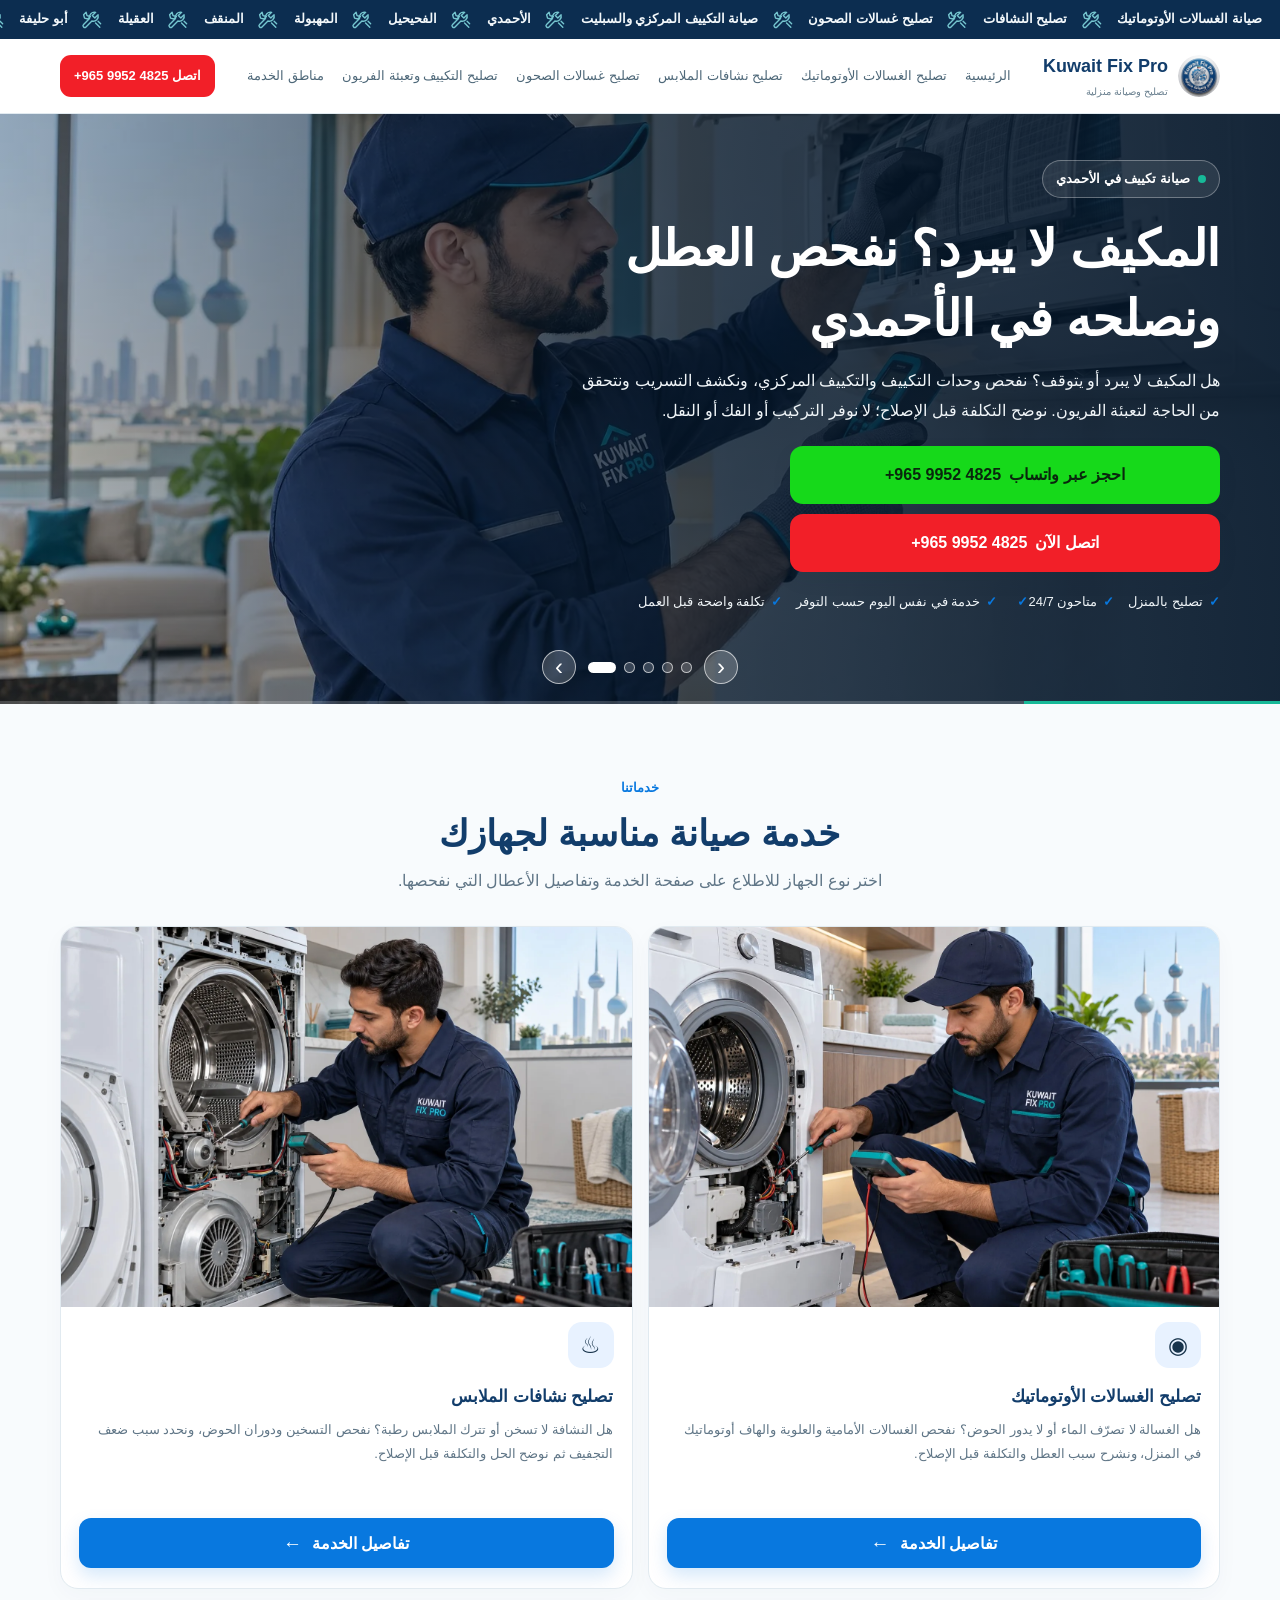
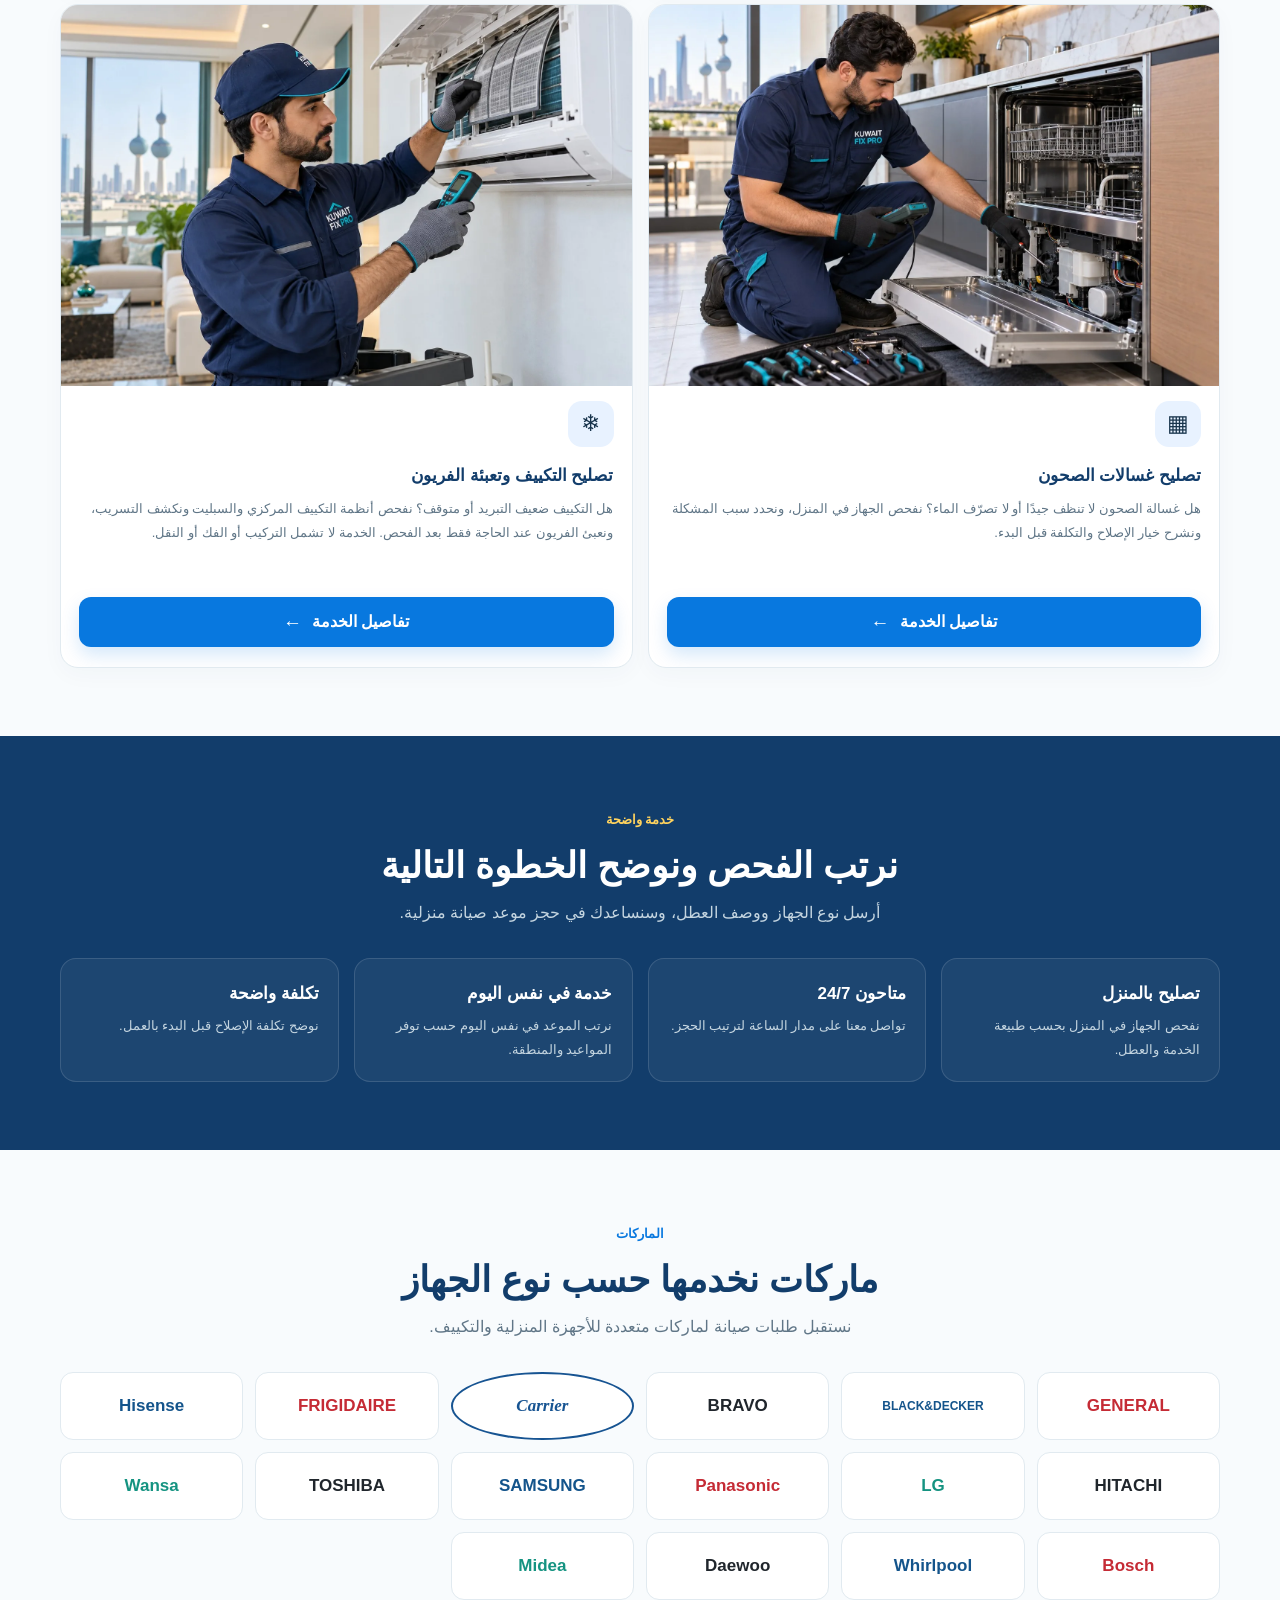
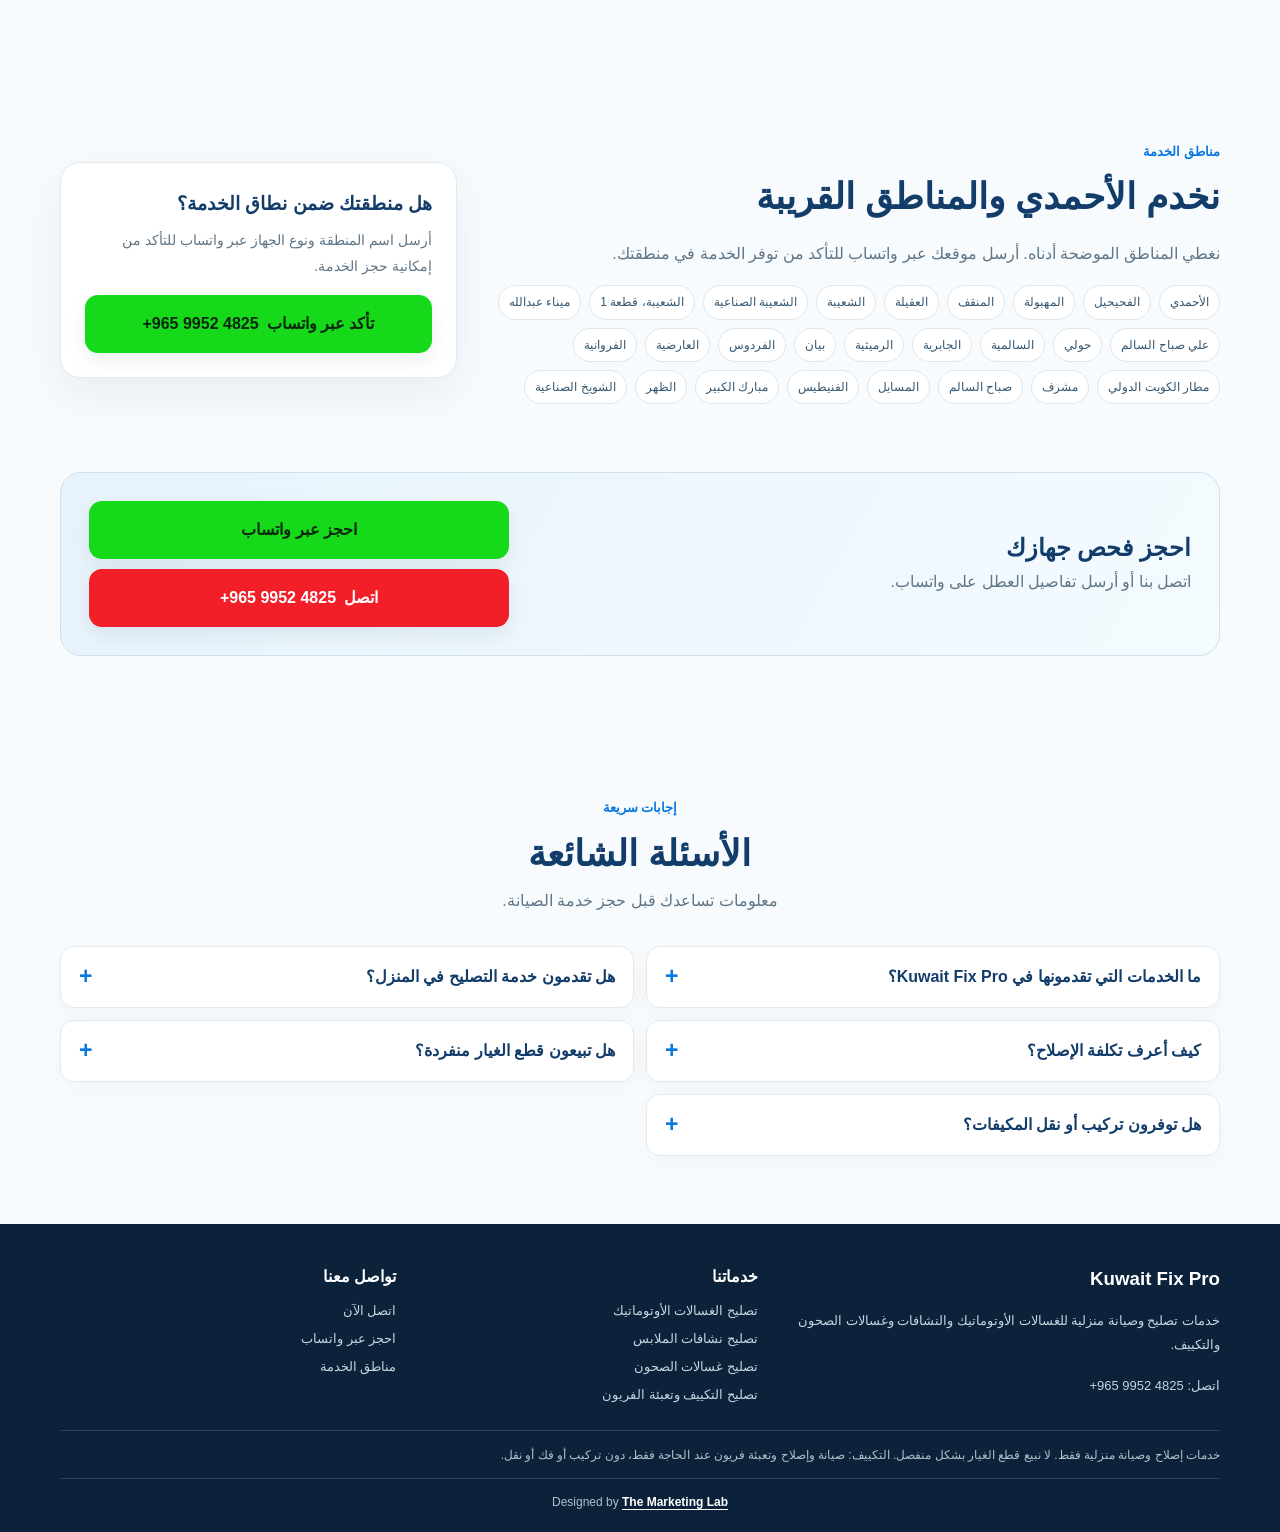
<file: index.html>
<!doctype html><html lang="ar-KW" dir="rtl"><head><!-- Google Tag Manager -->
<script>(function(w,d,s,l,i){w[l]=w[l]||[];w[l].push({"gtm.start":new Date().getTime(),event:"gtm.js"});var f=d.getElementsByTagName(s)[0],j=d.createElement(s),dl=l!=="dataLayer"?"&l="+l:"";j.async=true;j.src="https://www.googletagmanager.com/gtm.js?id="+i+dl;f.parentNode.insertBefore(j,f);})(window,document,"script","dataLayer","GTM-T76RTGN5");</script>
<!-- End Google Tag Manager --><script async src="https://www.googletagmanager.com/gtag/js?id=AW-16918937818"></script>
<script>window.dataLayer=window.dataLayer||[];function gtag(){dataLayer.push(arguments);}gtag("js",new Date());gtag("config","AW-16918937818");</script>
<meta charset="utf-8"><meta name="viewport" content="width=device-width, initial-scale=1, minimum-scale=1, maximum-scale=1, user-scalable=no, viewport-fit=cover"><meta name="theme-color" content="#123d6b"><meta name="robots" content="index,follow,max-image-preview:large"><title>Kuwait Fix Pro | تصليح أجهزة منزلية وتكييف في الأحمدي</title><meta name="description" content="تصليح غسالات أوتوماتيك ونشافات وغسالات صحون في الأحمدي. صيانة تكييف مركزي وسبليت مع فحص منزلي وشرح التكلفة قبل الإصلاح. اتصل أو احجز عبر واتساب."><link rel="canonical" href="https://www.kuwaitfixpro.com/"><meta property="og:locale" content="ar_KW"><meta property="og:type" content="website"><meta property="og:site_name" content="Kuwait Fix Pro"><meta property="og:url" content="https://www.kuwaitfixpro.com/"><meta property="og:title" content="Kuwait Fix Pro | تصليح أجهزة منزلية وتكييف في الأحمدي"><meta property="og:description" content="تصليح غسالات أوتوماتيك ونشافات وغسالات صحون في الأحمدي. صيانة تكييف مركزي وسبليت مع فحص منزلي وشرح التكلفة قبل الإصلاح. اتصل أو احجز عبر واتساب."><meta name="twitter:card" content="summary_large_image"><meta name="twitter:title" content="Kuwait Fix Pro | تصليح أجهزة منزلية وتكييف في الأحمدي"><meta name="twitter:description" content="تصليح غسالات أوتوماتيك ونشافات وغسالات صحون في الأحمدي. صيانة تكييف مركزي وسبليت مع فحص منزلي وشرح التكلفة قبل الإصلاح. اتصل أو احجز عبر واتساب."><script type="application/ld+json">{"@context": "https://schema.org", "@type": "FAQPage", "mainEntity": [{"@type": "Question", "name": "ما الخدمات التي تقدمونها في Kuwait Fix Pro؟", "acceptedAnswer": {"@type": "Answer", "text": "نقدم تصليح وصيانة الغسالات الأوتوماتيك، ونشافات الملابس، وغسالات الصحون، والتكييف المركزي ووحدات التكييف."}}, {"@type": "Question", "name": "هل تقدمون خدمة التصليح في المنزل؟", "acceptedAnswer": {"@type": "Answer", "text": "نرتب فحص وإصلاح الأجهزة في المنزل في الأحمدي والمناطق التي نغطيها، بعد تأكيد الموعد."}}, {"@type": "Question", "name": "كيف أعرف تكلفة الإصلاح؟", "acceptedAnswer": {"@type": "Answer", "text": "يفحص الفني سبب المشكلة ويشرح الإجراء والتكلفة قبل بدء الإصلاح."}}, {"@type": "Question", "name": "هل تبيعون قطع الغيار منفردة؟", "acceptedAnswer": {"@type": "Answer", "text": "لا نبيع قطع الغيار بشكل منفصل. استبدال القطع يكون عند الحاجة ضمن خدمة الإصلاح فقط."}}, {"@type": "Question", "name": "هل توفرون تركيب أو نقل المكيفات؟", "acceptedAnswer": {"@type": "Answer", "text": "لا، نقدم صيانة وإصلاح التكييف وتعبئة الفريون عند الحاجة فقط، ولا نوفر التركيب أو الفك أو النقل."}}]}</script><link rel="icon" type="image/png" href="/assets/kuwait-fix-pro-logo.png"><link rel="stylesheet" href="style.css"></head><body><!-- Google Tag Manager (noscript) -->
<noscript><iframe src="https://www.googletagmanager.com/ns.html?id=GTM-T76RTGN5" height="0" width="0" style="display:none;visibility:hidden"></iframe></noscript>
<!-- End Google Tag Manager (noscript) --><div class="topbar"><div class="ticker-viewport" role="region" aria-label="خدمات ومناطق Kuwait Fix Pro"><div class="ticker-track"><div class="ticker-run" dir="rtl"><span class="ticker-item">صيانة الغسالات الأوتوماتيك</span><span class="ticker-separator"><svg viewBox="0 0 28 24" aria-hidden="true"><path d="M17.9 3.3a6.1 6.1 0 0 0-7.5 7.5L3.1 18a2.1 2.1 0 0 0 3 3l7.2-7.2a6.1 6.1 0 0 0 7.5-7.5l-4 4-3.1-3.1z"/><path d="m17.7 16.2 5.2 5.2m-2.1-7.3 3.1 3.1M6.2 3.2l1.1 4.1 4.1 1.1-3 3-4.1-1.1-1.1-4.1z"/></svg></span><span class="ticker-item">تصليح النشافات</span><span class="ticker-separator"><svg viewBox="0 0 28 24" aria-hidden="true"><path d="M17.9 3.3a6.1 6.1 0 0 0-7.5 7.5L3.1 18a2.1 2.1 0 0 0 3 3l7.2-7.2a6.1 6.1 0 0 0 7.5-7.5l-4 4-3.1-3.1z"/><path d="m17.7 16.2 5.2 5.2m-2.1-7.3 3.1 3.1M6.2 3.2l1.1 4.1 4.1 1.1-3 3-4.1-1.1-1.1-4.1z"/></svg></span><span class="ticker-item">تصليح غسالات الصحون</span><span class="ticker-separator"><svg viewBox="0 0 28 24" aria-hidden="true"><path d="M17.9 3.3a6.1 6.1 0 0 0-7.5 7.5L3.1 18a2.1 2.1 0 0 0 3 3l7.2-7.2a6.1 6.1 0 0 0 7.5-7.5l-4 4-3.1-3.1z"/><path d="m17.7 16.2 5.2 5.2m-2.1-7.3 3.1 3.1M6.2 3.2l1.1 4.1 4.1 1.1-3 3-4.1-1.1-1.1-4.1z"/></svg></span><span class="ticker-item">صيانة التكييف المركزي والسبليت</span><span class="ticker-separator"><svg viewBox="0 0 28 24" aria-hidden="true"><path d="M17.9 3.3a6.1 6.1 0 0 0-7.5 7.5L3.1 18a2.1 2.1 0 0 0 3 3l7.2-7.2a6.1 6.1 0 0 0 7.5-7.5l-4 4-3.1-3.1z"/><path d="m17.7 16.2 5.2 5.2m-2.1-7.3 3.1 3.1M6.2 3.2l1.1 4.1 4.1 1.1-3 3-4.1-1.1-1.1-4.1z"/></svg></span><span class="ticker-item">الأحمدي</span><span class="ticker-separator"><svg viewBox="0 0 28 24" aria-hidden="true"><path d="M17.9 3.3a6.1 6.1 0 0 0-7.5 7.5L3.1 18a2.1 2.1 0 0 0 3 3l7.2-7.2a6.1 6.1 0 0 0 7.5-7.5l-4 4-3.1-3.1z"/><path d="m17.7 16.2 5.2 5.2m-2.1-7.3 3.1 3.1M6.2 3.2l1.1 4.1 4.1 1.1-3 3-4.1-1.1-1.1-4.1z"/></svg></span><span class="ticker-item">الفحيحيل</span><span class="ticker-separator"><svg viewBox="0 0 28 24" aria-hidden="true"><path d="M17.9 3.3a6.1 6.1 0 0 0-7.5 7.5L3.1 18a2.1 2.1 0 0 0 3 3l7.2-7.2a6.1 6.1 0 0 0 7.5-7.5l-4 4-3.1-3.1z"/><path d="m17.7 16.2 5.2 5.2m-2.1-7.3 3.1 3.1M6.2 3.2l1.1 4.1 4.1 1.1-3 3-4.1-1.1-1.1-4.1z"/></svg></span><span class="ticker-item">المهبولة</span><span class="ticker-separator"><svg viewBox="0 0 28 24" aria-hidden="true"><path d="M17.9 3.3a6.1 6.1 0 0 0-7.5 7.5L3.1 18a2.1 2.1 0 0 0 3 3l7.2-7.2a6.1 6.1 0 0 0 7.5-7.5l-4 4-3.1-3.1z"/><path d="m17.7 16.2 5.2 5.2m-2.1-7.3 3.1 3.1M6.2 3.2l1.1 4.1 4.1 1.1-3 3-4.1-1.1-1.1-4.1z"/></svg></span><span class="ticker-item">المنقف</span><span class="ticker-separator"><svg viewBox="0 0 28 24" aria-hidden="true"><path d="M17.9 3.3a6.1 6.1 0 0 0-7.5 7.5L3.1 18a2.1 2.1 0 0 0 3 3l7.2-7.2a6.1 6.1 0 0 0 7.5-7.5l-4 4-3.1-3.1z"/><path d="m17.7 16.2 5.2 5.2m-2.1-7.3 3.1 3.1M6.2 3.2l1.1 4.1 4.1 1.1-3 3-4.1-1.1-1.1-4.1z"/></svg></span><span class="ticker-item">العقيلة</span><span class="ticker-separator"><svg viewBox="0 0 28 24" aria-hidden="true"><path d="M17.9 3.3a6.1 6.1 0 0 0-7.5 7.5L3.1 18a2.1 2.1 0 0 0 3 3l7.2-7.2a6.1 6.1 0 0 0 7.5-7.5l-4 4-3.1-3.1z"/><path d="m17.7 16.2 5.2 5.2m-2.1-7.3 3.1 3.1M6.2 3.2l1.1 4.1 4.1 1.1-3 3-4.1-1.1-1.1-4.1z"/></svg></span><span class="ticker-item">أبو حليفة</span><span class="ticker-separator"><svg viewBox="0 0 28 24" aria-hidden="true"><path d="M17.9 3.3a6.1 6.1 0 0 0-7.5 7.5L3.1 18a2.1 2.1 0 0 0 3 3l7.2-7.2a6.1 6.1 0 0 0 7.5-7.5l-4 4-3.1-3.1z"/><path d="m17.7 16.2 5.2 5.2m-2.1-7.3 3.1 3.1M6.2 3.2l1.1 4.1 4.1 1.1-3 3-4.1-1.1-1.1-4.1z"/></svg></span><span class="ticker-item">الفنطاس</span><span class="ticker-separator"><svg viewBox="0 0 28 24" aria-hidden="true"><path d="M17.9 3.3a6.1 6.1 0 0 0-7.5 7.5L3.1 18a2.1 2.1 0 0 0 3 3l7.2-7.2a6.1 6.1 0 0 0 7.5-7.5l-4 4-3.1-3.1z"/><path d="m17.7 16.2 5.2 5.2m-2.1-7.3 3.1 3.1M6.2 3.2l1.1 4.1 4.1 1.1-3 3-4.1-1.1-1.1-4.1z"/></svg></span><span class="ticker-item">صباح السالم</span><span class="ticker-separator"><svg viewBox="0 0 28 24" aria-hidden="true"><path d="M17.9 3.3a6.1 6.1 0 0 0-7.5 7.5L3.1 18a2.1 2.1 0 0 0 3 3l7.2-7.2a6.1 6.1 0 0 0 7.5-7.5l-4 4-3.1-3.1z"/><path d="m17.7 16.2 5.2 5.2m-2.1-7.3 3.1 3.1M6.2 3.2l1.1 4.1 4.1 1.1-3 3-4.1-1.1-1.1-4.1z"/></svg></span><span class="ticker-item">مبارك الكبير</span><span class="ticker-separator"><svg viewBox="0 0 28 24" aria-hidden="true"><path d="M17.9 3.3a6.1 6.1 0 0 0-7.5 7.5L3.1 18a2.1 2.1 0 0 0 3 3l7.2-7.2a6.1 6.1 0 0 0 7.5-7.5l-4 4-3.1-3.1z"/><path d="m17.7 16.2 5.2 5.2m-2.1-7.3 3.1 3.1M6.2 3.2l1.1 4.1 4.1 1.1-3 3-4.1-1.1-1.1-4.1z"/></svg></span><span class="ticker-item">خدمة منزلية</span><span class="ticker-separator"><svg viewBox="0 0 28 24" aria-hidden="true"><path d="M17.9 3.3a6.1 6.1 0 0 0-7.5 7.5L3.1 18a2.1 2.1 0 0 0 3 3l7.2-7.2a6.1 6.1 0 0 0 7.5-7.5l-4 4-3.1-3.1z"/><path d="m17.7 16.2 5.2 5.2m-2.1-7.3 3.1 3.1M6.2 3.2l1.1 4.1 4.1 1.1-3 3-4.1-1.1-1.1-4.1z"/></svg></span><span class="ticker-item">متاحون 24/7</span><span class="ticker-separator"><svg viewBox="0 0 28 24" aria-hidden="true"><path d="M17.9 3.3a6.1 6.1 0 0 0-7.5 7.5L3.1 18a2.1 2.1 0 0 0 3 3l7.2-7.2a6.1 6.1 0 0 0 7.5-7.5l-4 4-3.1-3.1z"/><path d="m17.7 16.2 5.2 5.2m-2.1-7.3 3.1 3.1M6.2 3.2l1.1 4.1 4.1 1.1-3 3-4.1-1.1-1.1-4.1z"/></svg></span><span class="ticker-item">خدمة في نفس اليوم حسب التوفر</span><span class="ticker-separator"><svg viewBox="0 0 28 24" aria-hidden="true"><path d="M17.9 3.3a6.1 6.1 0 0 0-7.5 7.5L3.1 18a2.1 2.1 0 0 0 3 3l7.2-7.2a6.1 6.1 0 0 0 7.5-7.5l-4 4-3.1-3.1z"/><path d="m17.7 16.2 5.2 5.2m-2.1-7.3 3.1 3.1M6.2 3.2l1.1 4.1 4.1 1.1-3 3-4.1-1.1-1.1-4.1z"/></svg></span><span class="ticker-item">نوضح التكلفة قبل الإصلاح</span><span class="ticker-separator"><svg viewBox="0 0 28 24" aria-hidden="true"><path d="M17.9 3.3a6.1 6.1 0 0 0-7.5 7.5L3.1 18a2.1 2.1 0 0 0 3 3l7.2-7.2a6.1 6.1 0 0 0 7.5-7.5l-4 4-3.1-3.1z"/><path d="m17.7 16.2 5.2 5.2m-2.1-7.3 3.1 3.1M6.2 3.2l1.1 4.1 4.1 1.1-3 3-4.1-1.1-1.1-4.1z"/></svg></span></div><div class="ticker-run" dir="rtl" aria-hidden="true"><span class="ticker-item">صيانة الغسالات الأوتوماتيك</span><span class="ticker-separator"><svg viewBox="0 0 28 24" aria-hidden="true"><path d="M17.9 3.3a6.1 6.1 0 0 0-7.5 7.5L3.1 18a2.1 2.1 0 0 0 3 3l7.2-7.2a6.1 6.1 0 0 0 7.5-7.5l-4 4-3.1-3.1z"/><path d="m17.7 16.2 5.2 5.2m-2.1-7.3 3.1 3.1M6.2 3.2l1.1 4.1 4.1 1.1-3 3-4.1-1.1-1.1-4.1z"/></svg></span><span class="ticker-item">تصليح النشافات</span><span class="ticker-separator"><svg viewBox="0 0 28 24" aria-hidden="true"><path d="M17.9 3.3a6.1 6.1 0 0 0-7.5 7.5L3.1 18a2.1 2.1 0 0 0 3 3l7.2-7.2a6.1 6.1 0 0 0 7.5-7.5l-4 4-3.1-3.1z"/><path d="m17.7 16.2 5.2 5.2m-2.1-7.3 3.1 3.1M6.2 3.2l1.1 4.1 4.1 1.1-3 3-4.1-1.1-1.1-4.1z"/></svg></span><span class="ticker-item">تصليح غسالات الصحون</span><span class="ticker-separator"><svg viewBox="0 0 28 24" aria-hidden="true"><path d="M17.9 3.3a6.1 6.1 0 0 0-7.5 7.5L3.1 18a2.1 2.1 0 0 0 3 3l7.2-7.2a6.1 6.1 0 0 0 7.5-7.5l-4 4-3.1-3.1z"/><path d="m17.7 16.2 5.2 5.2m-2.1-7.3 3.1 3.1M6.2 3.2l1.1 4.1 4.1 1.1-3 3-4.1-1.1-1.1-4.1z"/></svg></span><span class="ticker-item">صيانة التكييف المركزي والسبليت</span><span class="ticker-separator"><svg viewBox="0 0 28 24" aria-hidden="true"><path d="M17.9 3.3a6.1 6.1 0 0 0-7.5 7.5L3.1 18a2.1 2.1 0 0 0 3 3l7.2-7.2a6.1 6.1 0 0 0 7.5-7.5l-4 4-3.1-3.1z"/><path d="m17.7 16.2 5.2 5.2m-2.1-7.3 3.1 3.1M6.2 3.2l1.1 4.1 4.1 1.1-3 3-4.1-1.1-1.1-4.1z"/></svg></span><span class="ticker-item">الأحمدي</span><span class="ticker-separator"><svg viewBox="0 0 28 24" aria-hidden="true"><path d="M17.9 3.3a6.1 6.1 0 0 0-7.5 7.5L3.1 18a2.1 2.1 0 0 0 3 3l7.2-7.2a6.1 6.1 0 0 0 7.5-7.5l-4 4-3.1-3.1z"/><path d="m17.7 16.2 5.2 5.2m-2.1-7.3 3.1 3.1M6.2 3.2l1.1 4.1 4.1 1.1-3 3-4.1-1.1-1.1-4.1z"/></svg></span><span class="ticker-item">الفحيحيل</span><span class="ticker-separator"><svg viewBox="0 0 28 24" aria-hidden="true"><path d="M17.9 3.3a6.1 6.1 0 0 0-7.5 7.5L3.1 18a2.1 2.1 0 0 0 3 3l7.2-7.2a6.1 6.1 0 0 0 7.5-7.5l-4 4-3.1-3.1z"/><path d="m17.7 16.2 5.2 5.2m-2.1-7.3 3.1 3.1M6.2 3.2l1.1 4.1 4.1 1.1-3 3-4.1-1.1-1.1-4.1z"/></svg></span><span class="ticker-item">المهبولة</span><span class="ticker-separator"><svg viewBox="0 0 28 24" aria-hidden="true"><path d="M17.9 3.3a6.1 6.1 0 0 0-7.5 7.5L3.1 18a2.1 2.1 0 0 0 3 3l7.2-7.2a6.1 6.1 0 0 0 7.5-7.5l-4 4-3.1-3.1z"/><path d="m17.7 16.2 5.2 5.2m-2.1-7.3 3.1 3.1M6.2 3.2l1.1 4.1 4.1 1.1-3 3-4.1-1.1-1.1-4.1z"/></svg></span><span class="ticker-item">المنقف</span><span class="ticker-separator"><svg viewBox="0 0 28 24" aria-hidden="true"><path d="M17.9 3.3a6.1 6.1 0 0 0-7.5 7.5L3.1 18a2.1 2.1 0 0 0 3 3l7.2-7.2a6.1 6.1 0 0 0 7.5-7.5l-4 4-3.1-3.1z"/><path d="m17.7 16.2 5.2 5.2m-2.1-7.3 3.1 3.1M6.2 3.2l1.1 4.1 4.1 1.1-3 3-4.1-1.1-1.1-4.1z"/></svg></span><span class="ticker-item">العقيلة</span><span class="ticker-separator"><svg viewBox="0 0 28 24" aria-hidden="true"><path d="M17.9 3.3a6.1 6.1 0 0 0-7.5 7.5L3.1 18a2.1 2.1 0 0 0 3 3l7.2-7.2a6.1 6.1 0 0 0 7.5-7.5l-4 4-3.1-3.1z"/><path d="m17.7 16.2 5.2 5.2m-2.1-7.3 3.1 3.1M6.2 3.2l1.1 4.1 4.1 1.1-3 3-4.1-1.1-1.1-4.1z"/></svg></span><span class="ticker-item">أبو حليفة</span><span class="ticker-separator"><svg viewBox="0 0 28 24" aria-hidden="true"><path d="M17.9 3.3a6.1 6.1 0 0 0-7.5 7.5L3.1 18a2.1 2.1 0 0 0 3 3l7.2-7.2a6.1 6.1 0 0 0 7.5-7.5l-4 4-3.1-3.1z"/><path d="m17.7 16.2 5.2 5.2m-2.1-7.3 3.1 3.1M6.2 3.2l1.1 4.1 4.1 1.1-3 3-4.1-1.1-1.1-4.1z"/></svg></span><span class="ticker-item">الفنطاس</span><span class="ticker-separator"><svg viewBox="0 0 28 24" aria-hidden="true"><path d="M17.9 3.3a6.1 6.1 0 0 0-7.5 7.5L3.1 18a2.1 2.1 0 0 0 3 3l7.2-7.2a6.1 6.1 0 0 0 7.5-7.5l-4 4-3.1-3.1z"/><path d="m17.7 16.2 5.2 5.2m-2.1-7.3 3.1 3.1M6.2 3.2l1.1 4.1 4.1 1.1-3 3-4.1-1.1-1.1-4.1z"/></svg></span><span class="ticker-item">صباح السالم</span><span class="ticker-separator"><svg viewBox="0 0 28 24" aria-hidden="true"><path d="M17.9 3.3a6.1 6.1 0 0 0-7.5 7.5L3.1 18a2.1 2.1 0 0 0 3 3l7.2-7.2a6.1 6.1 0 0 0 7.5-7.5l-4 4-3.1-3.1z"/><path d="m17.7 16.2 5.2 5.2m-2.1-7.3 3.1 3.1M6.2 3.2l1.1 4.1 4.1 1.1-3 3-4.1-1.1-1.1-4.1z"/></svg></span><span class="ticker-item">مبارك الكبير</span><span class="ticker-separator"><svg viewBox="0 0 28 24" aria-hidden="true"><path d="M17.9 3.3a6.1 6.1 0 0 0-7.5 7.5L3.1 18a2.1 2.1 0 0 0 3 3l7.2-7.2a6.1 6.1 0 0 0 7.5-7.5l-4 4-3.1-3.1z"/><path d="m17.7 16.2 5.2 5.2m-2.1-7.3 3.1 3.1M6.2 3.2l1.1 4.1 4.1 1.1-3 3-4.1-1.1-1.1-4.1z"/></svg></span><span class="ticker-item">خدمة منزلية</span><span class="ticker-separator"><svg viewBox="0 0 28 24" aria-hidden="true"><path d="M17.9 3.3a6.1 6.1 0 0 0-7.5 7.5L3.1 18a2.1 2.1 0 0 0 3 3l7.2-7.2a6.1 6.1 0 0 0 7.5-7.5l-4 4-3.1-3.1z"/><path d="m17.7 16.2 5.2 5.2m-2.1-7.3 3.1 3.1M6.2 3.2l1.1 4.1 4.1 1.1-3 3-4.1-1.1-1.1-4.1z"/></svg></span><span class="ticker-item">متاحون 24/7</span><span class="ticker-separator"><svg viewBox="0 0 28 24" aria-hidden="true"><path d="M17.9 3.3a6.1 6.1 0 0 0-7.5 7.5L3.1 18a2.1 2.1 0 0 0 3 3l7.2-7.2a6.1 6.1 0 0 0 7.5-7.5l-4 4-3.1-3.1z"/><path d="m17.7 16.2 5.2 5.2m-2.1-7.3 3.1 3.1M6.2 3.2l1.1 4.1 4.1 1.1-3 3-4.1-1.1-1.1-4.1z"/></svg></span><span class="ticker-item">خدمة في نفس اليوم حسب التوفر</span><span class="ticker-separator"><svg viewBox="0 0 28 24" aria-hidden="true"><path d="M17.9 3.3a6.1 6.1 0 0 0-7.5 7.5L3.1 18a2.1 2.1 0 0 0 3 3l7.2-7.2a6.1 6.1 0 0 0 7.5-7.5l-4 4-3.1-3.1z"/><path d="m17.7 16.2 5.2 5.2m-2.1-7.3 3.1 3.1M6.2 3.2l1.1 4.1 4.1 1.1-3 3-4.1-1.1-1.1-4.1z"/></svg></span><span class="ticker-item">نوضح التكلفة قبل الإصلاح</span><span class="ticker-separator"><svg viewBox="0 0 28 24" aria-hidden="true"><path d="M17.9 3.3a6.1 6.1 0 0 0-7.5 7.5L3.1 18a2.1 2.1 0 0 0 3 3l7.2-7.2a6.1 6.1 0 0 0 7.5-7.5l-4 4-3.1-3.1z"/><path d="m17.7 16.2 5.2 5.2m-2.1-7.3 3.1 3.1M6.2 3.2l1.1 4.1 4.1 1.1-3 3-4.1-1.1-1.1-4.1z"/></svg></span></div></div></div></div><header class="header"><div class="wrap head"><a class="brand" href="/"><span class="brandmark"><img src="/assets/kuwait-fix-pro-logo.png" alt="Kuwait Fix Pro logo for appliance repair and maintenance in Ahmadi, Kuwait"></span><span>Kuwait Fix Pro<small style="display:block;font-size:10px;color:#6b8190;font-weight:500">تصليح وصيانة منزلية</small></span></a><nav class="nav"><a href="/">الرئيسية</a><a href="/washing-machine-repair">تصليح الغسالات الأوتوماتيك</a><a href="/dryer-repair">تصليح نشافات الملابس</a><a href="/dishwasher-repair">تصليح غسالات الصحون</a><a href="/ac-repair">تصليح التكييف وتعبئة الفريون</a><a href="/#areas">مناطق الخدمة</a></nav><a class="head-cta" href="tel:+96599524825">اتصل <span class="ltr" dir="ltr">+965 9952 4825</span></a></div></header><main><section class="hero hero-carousel" aria-label="خدمات Kuwait Fix Pro" aria-roledescription="carousel"><div class="hero-slides">
<article class="hero-slide active" data-slide="0" aria-hidden="false"><img class="hero-photo" src="assets/ac-service.webp" alt="فني يصلح مكيفاً في المنزل" title="فني يصلح مكيفاً في المنزل" fetchpriority="high"><div class="hero-shade"></div><div class="wrap hero-slide-content"><span class="eyebrow"><i class="dot"></i> صيانة تكييف في الأحمدي</span><h1>المكيف لا يبرد؟ نفحص العطل ونصلحه في الأحمدي</h1><p class="lead">هل المكيف لا يبرد أو يتوقف؟ نفحص وحدات التكييف والتكييف المركزي، ونكشف التسريب ونتحقق من الحاجة لتعبئة الفريون. نوضح التكلفة قبل الإصلاح؛ لا نوفر التركيب أو الفك أو النقل.</p><div class="actions"><a class="btn btn-wa" href="https://wa.me/96599524825">احجز عبر واتساب <span class="ltr" dir="ltr">+965 9952 4825</span></a><a class="btn btn-call" href="tel:+96599524825">اتصل الآن <span class="ltr" dir="ltr">+965 9952 4825</span></a></div><div class="benefits"><span>تصليح بالمنزل</span><span>متاحون <span dir="ltr">24/7</span></span><span>خدمة في نفس اليوم حسب التوفر</span><span>تكلفة واضحة قبل العمل</span></div></div></article>
<article class="hero-slide" data-slide="1" aria-hidden="true"><img class="hero-photo" src="assets/washing-machine-service.webp" alt="فني يصلح غسالة أوتوماتيك في المنزل" title="فني يصلح غسالة أوتوماتيك في المنزل" loading="lazy"><div class="hero-shade"></div><div class="wrap hero-slide-content"><span class="eyebrow"><i class="dot"></i> صيانة غسالات في الأحمدي</span><h2>الغسالة لا تصرف الماء؟ نفحص السبب ونصلحها في الأحمدي</h2><p class="lead">هل الغسالة لا تصرف الماء أو لا يدور الحوض؟ نفحص السبب ونصلح الغسالات الأمامية والعلوية والهاف أوتوماتيك في المنزل، مع توضيح التكلفة قبل البدء.</p><div class="actions"><a class="btn btn-wa" href="https://wa.me/96599524825">احجز عبر واتساب <span class="ltr" dir="ltr">+965 9952 4825</span></a><a class="btn btn-call" href="tel:+96599524825">اتصل الآن <span class="ltr" dir="ltr">+965 9952 4825</span></a></div><div class="benefits"><span>تصليح بالمنزل</span><span>متاحون <span dir="ltr">24/7</span></span><span>خدمة في نفس اليوم حسب التوفر</span><span>تكلفة واضحة قبل العمل</span></div></div></article>
<article class="hero-slide" data-slide="2" aria-hidden="true"><img class="hero-photo" src="assets/dryer-service.webp" alt="فني يصلح نشافة ملابس في المنزل" title="فني يصلح نشافة ملابس في المنزل" loading="lazy"><div class="hero-shade"></div><div class="wrap hero-slide-content"><span class="eyebrow"><i class="dot"></i> صيانة نشافات في الأحمدي</span><h2>النشافة لا تسخن؟ نفحصها ونوضح حل العطل</h2><p class="lead">هل النشافة لا تسخن أو تترك الملابس رطبة؟ نفحص التسخين ودوران الحوض، ونوضح الحل والتكلفة قبل الإصلاح في الأحمدي والمناطق القريبة.</p><div class="actions"><a class="btn btn-wa" href="https://wa.me/96599524825">احجز عبر واتساب <span class="ltr" dir="ltr">+965 9952 4825</span></a><a class="btn btn-call" href="tel:+96599524825">اتصل الآن <span class="ltr" dir="ltr">+965 9952 4825</span></a></div><div class="benefits"><span>تصليح بالمنزل</span><span>متاحون <span dir="ltr">24/7</span></span><span>خدمة في نفس اليوم حسب التوفر</span><span>تكلفة واضحة قبل العمل</span></div></div></article>
<article class="hero-slide" data-slide="3" aria-hidden="true"><img class="hero-photo" src="assets/dishwasher-service.webp" alt="فني يصلح غسالة صحون في المنزل" title="فني يصلح غسالة صحون في المنزل" loading="lazy"><div class="hero-shade"></div><div class="wrap hero-slide-content"><span class="eyebrow"><i class="dot"></i> صيانة غسالات صحون في الأحمدي</span><h2>غسالة الصحون لا تنظف؟ نفحصها ونصلحها في الأحمدي</h2><p class="lead">هل غسالة الصحون لا تنظف أو لا تصرف الماء؟ نفحص أسباب التصريف والتنظيف والتجفيف والتسريب، ونوضح الإصلاح والتكلفة قبل البدء.</p><div class="actions"><a class="btn btn-wa" href="https://wa.me/96599524825">احجز عبر واتساب <span class="ltr" dir="ltr">+965 9952 4825</span></a><a class="btn btn-call" href="tel:+96599524825">اتصل الآن <span class="ltr" dir="ltr">+965 9952 4825</span></a></div><div class="benefits"><span>تصليح بالمنزل</span><span>متاحون <span dir="ltr">24/7</span></span><span>خدمة في نفس اليوم حسب التوفر</span><span>تكلفة واضحة قبل العمل</span></div></div></article>
<article class="hero-slide" data-slide="4" aria-hidden="true"><img class="hero-photo" src="assets/ac-service.webp" alt="فني يفحص وحدة تكييف منزلي" title="فني يفحص وحدة تكييف منزلي" loading="lazy"><div class="hero-shade"></div><div class="wrap hero-slide-content"><span class="eyebrow"><i class="dot"></i> صيانة التكييف المركزي في الأحمدي</span><h2>التكييف المركزي ضعيف التبريد؟ نفحصه ونوضح الإصلاح</h2><p class="lead">هل التكييف المركزي ضعيف التبريد أو متوقف؟ نفحص النظام ونكشف التسريب، ونعبئ الفريون عند الحاجة فقط. الخدمة صيانة وإصلاح دون تركيب أو فك أو نقل.</p><div class="actions"><a class="btn btn-wa" href="https://wa.me/96599524825">احجز عبر واتساب <span class="ltr" dir="ltr">+965 9952 4825</span></a><a class="btn btn-call" href="tel:+96599524825">اتصل الآن <span class="ltr" dir="ltr">+965 9952 4825</span></a></div><div class="benefits"><span>تصليح بالمنزل</span><span>متاحون <span dir="ltr">24/7</span></span><span>خدمة في نفس اليوم حسب التوفر</span><span>تكلفة واضحة قبل العمل</span></div></div></article>
</div><div class="hero-slider-controls" aria-label="التنقل بين الخدمات"><button type="button" class="slider-arrow slider-prev" aria-label="الشريحة السابقة">‹</button><div class="slider-dots"><button type="button" class="slider-dot active" aria-label="تصليح وحدات التكييف" aria-current="true"></button><button type="button" class="slider-dot" aria-label="خدمة الغسالات الأوتوماتيكية"></button><button type="button" class="slider-dot" aria-label="خدمة النشافات"></button><button type="button" class="slider-dot" aria-label="خدمة غسالات الصحون"></button><button type="button" class="slider-dot" aria-label="صيانة التكييف المركزي"></button></div><button type="button" class="slider-arrow slider-next" aria-label="الشريحة التالية">›</button></div><div class="slider-progress" aria-hidden="true"><span></span></div></section>
<section class="section" id="services"><div class="wrap"><div class="section-head"><span class="kicker">خدماتنا</span><h2>خدمة صيانة مناسبة لجهازك</h2><p>اختر نوع الجهاز للاطلاع على صفحة الخدمة وتفاصيل الأعطال التي نفحصها.</p></div><div class="grid4"><article class="card service-card"><img class="service-card-image" src="assets/washing-machine-service.webp" alt="تصليح الغسالات الأوتوماتيك — فني صيانة منزلية في الكويت" title="تصليح الغسالات الأوتوماتيك — فني صيانة منزلية في الكويت" loading="lazy"><div class="icon">◉</div><h3>تصليح الغسالات الأوتوماتيك</h3><p>هل الغسالة لا تصرّف الماء أو لا يدور الحوض؟ نفحص الغسالات الأمامية والعلوية والهاف أوتوماتيك في المنزل، ونشرح سبب العطل والتكلفة قبل الإصلاح.</p><a class="service-card-cta" href="/washing-machine-repair">تفاصيل الخدمة <span aria-hidden="true">←</span></a></article><article class="card service-card"><img class="service-card-image" src="assets/dryer-service.webp" alt="تصليح نشافات الملابس — فني صيانة منزلية في الكويت" title="تصليح نشافات الملابس — فني صيانة منزلية في الكويت" loading="lazy"><div class="icon">♨</div><h3>تصليح نشافات الملابس</h3><p>هل النشافة لا تسخن أو تترك الملابس رطبة؟ نفحص التسخين ودوران الحوض، ونحدد سبب ضعف التجفيف ثم نوضح الحل والتكلفة قبل الإصلاح.</p><a class="service-card-cta" href="/dryer-repair">تفاصيل الخدمة <span aria-hidden="true">←</span></a></article><article class="card service-card"><img class="service-card-image" src="assets/dishwasher-service.webp" alt="تصليح غسالات الصحون — فني صيانة منزلية في الكويت" title="تصليح غسالات الصحون — فني صيانة منزلية في الكويت" loading="lazy"><div class="icon">▦</div><h3>تصليح غسالات الصحون</h3><p>هل غسالة الصحون لا تنظف جيدًا أو لا تصرّف الماء؟ نفحص الجهاز في المنزل، ونحدد سبب المشكلة ونشرح خيار الإصلاح والتكلفة قبل البدء.</p><a class="service-card-cta" href="/dishwasher-repair">تفاصيل الخدمة <span aria-hidden="true">←</span></a></article><article class="card service-card"><img class="service-card-image" src="assets/ac-service.webp" alt="تصليح التكييف وتعبئة الفريون — فني صيانة منزلية في الكويت" title="تصليح التكييف وتعبئة الفريون — فني صيانة منزلية في الكويت" loading="lazy"><div class="icon">❄</div><h3>تصليح التكييف وتعبئة الفريون</h3><p>هل التكييف ضعيف التبريد أو متوقف؟ نفحص أنظمة التكييف المركزي والسبليت ونكشف التسريب، ونعبئ الفريون عند الحاجة فقط بعد الفحص. الخدمة لا تشمل التركيب أو الفك أو النقل.</p><a class="service-card-cta" href="/ac-repair">تفاصيل الخدمة <span aria-hidden="true">←</span></a></article></div></div></section>
<section class="section dark"><div class="wrap"><div class="section-head"><span class="kicker" style="color:#ffd35e">خدمة واضحة</span><h2>نرتب الفحص ونوضح الخطوة التالية</h2><p>أرسل نوع الجهاز ووصف العطل، وسنساعدك في حجز موعد صيانة منزلية.</p></div><div class="why-grid"><div class="why-card"><h3>تصليح بالمنزل</h3><p>نفحص الجهاز في المنزل بحسب طبيعة الخدمة والعطل.</p></div><div class="why-card"><h3>متاحون 24/7</h3><p>تواصل معنا على مدار الساعة لترتيب الحجز.</p></div><div class="why-card"><h3>خدمة في نفس اليوم</h3><p>نرتب الموعد في نفس اليوم حسب توفر المواعيد والمنطقة.</p></div><div class="why-card"><h3>تكلفة واضحة</h3><p>نوضح تكلفة الإصلاح قبل البدء بالعمل.</p></div></div></div></section>
<section class="section" id="brands"><div class="wrap"><div class="section-head"><span class="kicker">الماركات</span><h2>ماركات نخدمها حسب نوع الجهاز</h2><p>نستقبل طلبات صيانة لماركات متعددة للأجهزة المنزلية والتكييف.</p></div><div class="brands"><span class="brand-logo ">GENERAL</span><span class="brand-logo black">BLACK&DECKER</span><span class="brand-logo ">BRAVO</span><span class="brand-logo carrier">Carrier</span><span class="brand-logo ">FRIGIDAIRE</span><span class="brand-logo ">Hisense</span><span class="brand-logo ">HITACHI</span><span class="brand-logo ">LG</span><span class="brand-logo ">Panasonic</span><span class="brand-logo ">SAMSUNG</span><span class="brand-logo ">TOSHIBA</span><span class="brand-logo ">Wansa</span><span class="brand-logo ">Bosch</span><span class="brand-logo ">Whirlpool</span><span class="brand-logo ">Daewoo</span><span class="brand-logo ">Midea</span></div></div></section>
<section class="section" id="areas"><div class="wrap areas"><div><span class="kicker">مناطق الخدمة</span><h2>نخدم الأحمدي والمناطق القريبة</h2><p style="color:var(--muted)">نغطي المناطق الموضحة أدناه. أرسل موقعك عبر واتساب للتأكد من توفر الخدمة في منطقتك.</p><div class="tags"><span class="tag">الأحمدي</span><span class="tag">الفحيحيل</span><span class="tag">المهبولة</span><span class="tag">المنقف</span><span class="tag">العقيلة</span><span class="tag">الشعيبة</span><span class="tag">الشعيبة الصناعية</span><span class="tag">الشعيبة، قطعة 1</span><span class="tag">ميناء عبدالله</span><span class="tag">علي صباح السالم</span><span class="tag">حولي</span><span class="tag">السالمية</span><span class="tag">الجابرية</span><span class="tag">الرميثية</span><span class="tag">بيان</span><span class="tag">الفردوس</span><span class="tag">العارضية</span><span class="tag">الفروانية</span><span class="tag">مطار الكويت الدولي</span><span class="tag">مشرف</span><span class="tag">صباح السالم</span><span class="tag">المسايل</span><span class="tag">الفنيطيس</span><span class="tag">مبارك الكبير</span><span class="tag">الظهر</span><span class="tag">الشويخ الصناعية</span></div></div><div class="box"><h3>هل منطقتك ضمن نطاق الخدمة؟</h3><p>أرسل اسم المنطقة ونوع الجهاز عبر واتساب للتأكد من إمكانية حجز الخدمة.</p><a class="btn btn-wa" href="https://wa.me/96599524825">تأكد عبر واتساب <span class="ltr" dir="ltr">+965 9952 4825</span></a></div></div></section>
<section class="section" style="padding-top:0"><div class="wrap"><div class="cta"><div><h2>احجز فحص جهازك</h2><p>اتصل بنا أو أرسل تفاصيل العطل على واتساب.</p></div><div class="actions"><a class="btn btn-wa" href="https://wa.me/96599524825">احجز عبر واتساب</a><a class="btn btn-call" href="tel:+96599524825">اتصل <span class="ltr" dir="ltr">+965 9952 4825</span></a></div></div></div></section><script>(()=>{const root=document.querySelector('.hero-carousel');if(!root)return;const slides=[...root.querySelectorAll('.hero-slide')],dots=[...root.querySelectorAll('.slider-dot')];let current=0,timer=null;const show=(n)=>{current=(n+slides.length)%slides.length;slides.forEach((s,i)=>{s.classList.toggle('active',i===current);s.setAttribute('aria-hidden',i===current?'false':'true')});dots.forEach((d,i)=>{d.classList.toggle('active',i===current);if(i===current)d.setAttribute('aria-current','true');else d.removeAttribute('aria-current')})};const stop=()=>{if(timer){clearInterval(timer);timer=null}};const start=()=>{stop();if(!window.matchMedia('(prefers-reduced-motion: reduce)').matches)timer=setInterval(()=>show(current+1),6500)};root.querySelector('.slider-prev').addEventListener('click',()=>{show(current-1);start()});root.querySelector('.slider-next').addEventListener('click',()=>{show(current+1);start()});dots.forEach((d,i)=>d.addEventListener('click',()=>{show(i);start()}));root.addEventListener('mouseenter',stop);root.addEventListener('mouseleave',start);root.addEventListener('focusin',stop);root.addEventListener('focusout',e=>{if(!root.contains(e.relatedTarget))start()});document.addEventListener('visibilitychange',()=>document.hidden?stop():start());start()})();</script><section class="section faq-section" id="faq"><div class="wrap"><div class="section-head"><span class="kicker">إجابات سريعة</span><h2>الأسئلة الشائعة</h2><p>معلومات تساعدك قبل حجز خدمة الصيانة.</p></div><div class="faq-grid"><details class="faq-item"><summary>ما الخدمات التي تقدمونها في Kuwait Fix Pro؟</summary><p>نقدم تصليح وصيانة الغسالات الأوتوماتيك، ونشافات الملابس، وغسالات الصحون، والتكييف المركزي ووحدات التكييف.</p></details><details class="faq-item"><summary>هل تقدمون خدمة التصليح في المنزل؟</summary><p>نرتب فحص وإصلاح الأجهزة في المنزل في الأحمدي والمناطق التي نغطيها، بعد تأكيد الموعد.</p></details><details class="faq-item"><summary>كيف أعرف تكلفة الإصلاح؟</summary><p>يفحص الفني سبب المشكلة ويشرح الإجراء والتكلفة قبل بدء الإصلاح.</p></details><details class="faq-item"><summary>هل تبيعون قطع الغيار منفردة؟</summary><p>لا نبيع قطع الغيار بشكل منفصل. استبدال القطع يكون عند الحاجة ضمن خدمة الإصلاح فقط.</p></details><details class="faq-item"><summary>هل توفرون تركيب أو نقل المكيفات؟</summary><p>لا، نقدم صيانة وإصلاح التكييف وتعبئة الفريون عند الحاجة فقط، ولا نوفر التركيب أو الفك أو النقل.</p></details></div></div></section></main><footer><div class="wrap"><div class="footgrid"><div><h3>Kuwait Fix Pro</h3><p>خدمات تصليح وصيانة منزلية للغسالات الأوتوماتيك والنشافات وغسالات الصحون والتكييف.</p><a href="tel:+96599524825">اتصل: <span class="ltr" dir="ltr">+965 9952 4825</span></a></div><div><h4>خدماتنا</h4><div class="footlinks"><a href="/washing-machine-repair">تصليح الغسالات الأوتوماتيك</a><a href="/dryer-repair">تصليح نشافات الملابس</a><a href="/dishwasher-repair">تصليح غسالات الصحون</a><a href="/ac-repair">تصليح التكييف وتعبئة الفريون</a></div></div><div><h4>تواصل معنا</h4><div class="footlinks"><a href="tel:+96599524825">اتصل الآن</a><a href="https://wa.me/96599524825">احجز عبر واتساب</a><a href="/#areas">مناطق الخدمة</a></div></div></div><div class="disclaimer">خدمات إصلاح وصيانة منزلية فقط. لا نبيع قطع الغيار بشكل منفصل. التكييف: صيانة وإصلاح وتعبئة فريون عند الحاجة فقط، دون تركيب أو فك أو نقل.</div><div class="credit" dir="ltr">Designed by <a href="https://themarketinglabdigital.com" target="_blank" rel="noopener noreferrer">The Marketing Lab</a></div></div></footer><div class="mobile-bar" aria-label="تواصل سريع"><a class="btn btn-wa" href="https://wa.me/96599524825" aria-label="تواصل عبر واتساب"><svg viewBox="0 0 24 24" aria-hidden="true"><path d="M20.4 11.7a8.4 8.4 0 0 1-12.2 7.5L4 20l.9-4.1a8.4 8.4 0 1 1 15.5-4.2Z"/><path d="M9.1 8.4c.2-.5.5-.7.9-.7h.5c.2 0 .4.1.5.4l.7 1.8c.1.3.1.5-.1.7l-.6.8c-.2.2-.2.4-.1.6.6 1.1 1.5 2 2.7 2.6.2.1.4.1.6-.1l.8-.9c.2-.2.4-.2.7-.1l1.7.8c.3.1.4.3.4.5 0 .5-.2 1-.6 1.3-.5.5-1.3.7-2 .5-1.4-.3-2.9-1.2-4.2-2.5-1.3-1.3-2.1-2.7-2.4-4.1-.2-.6 0-1.2.5-1.6Z"/></svg><span>واتساب</span></a><a class="btn btn-call" href="tel:+96599524825" aria-label="اتصل على +965 9952 4825"><svg viewBox="0 0 24 24" aria-hidden="true"><path d="M6.6 3.5 9 3l2 4.4-1.8 1.7a15 15 0 0 0 5.7 5.7l1.7-1.8 4.4 2-.5 2.4c-.2 1-1.1 1.7-2.1 1.6A17.5 17.5 0 0 1 5 5.6c-.1-1 .6-1.9 1.6-2.1Z"/></svg><span>اتصل</span></a></div></body></html>
</file>
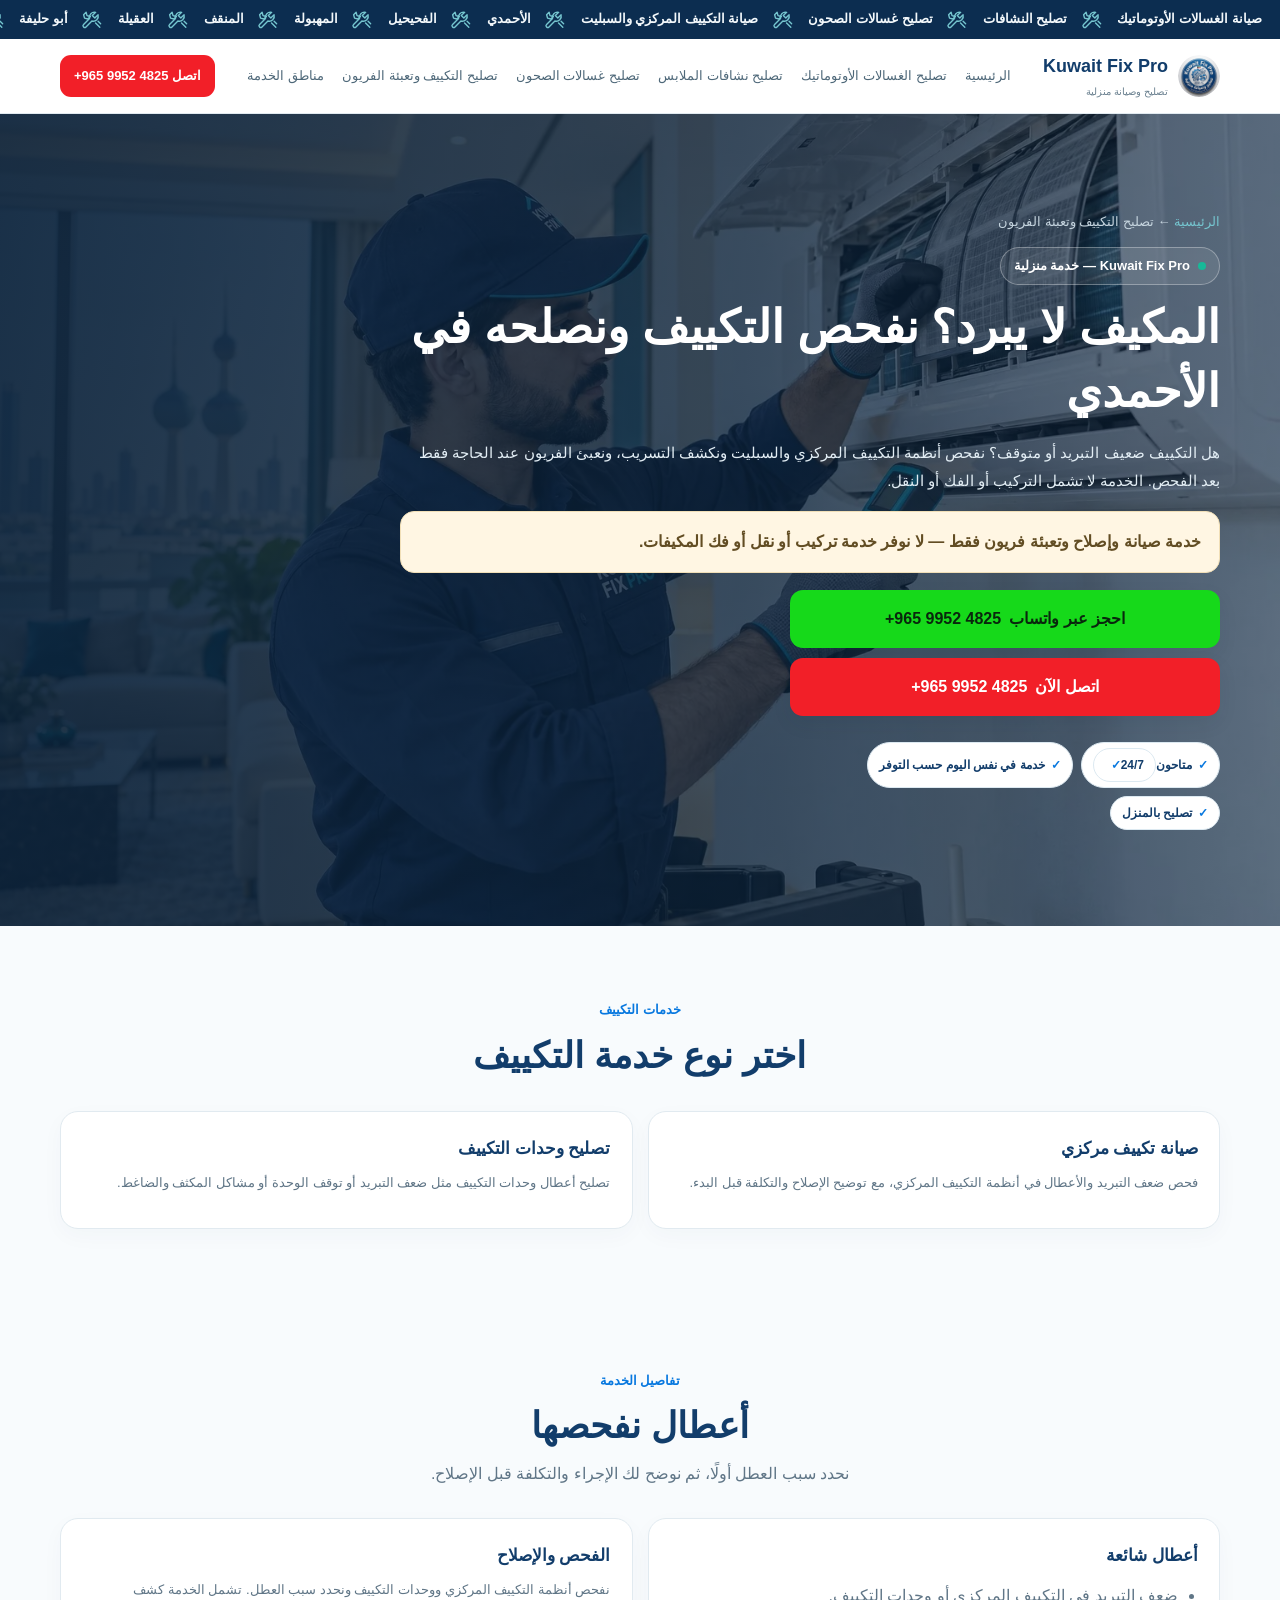
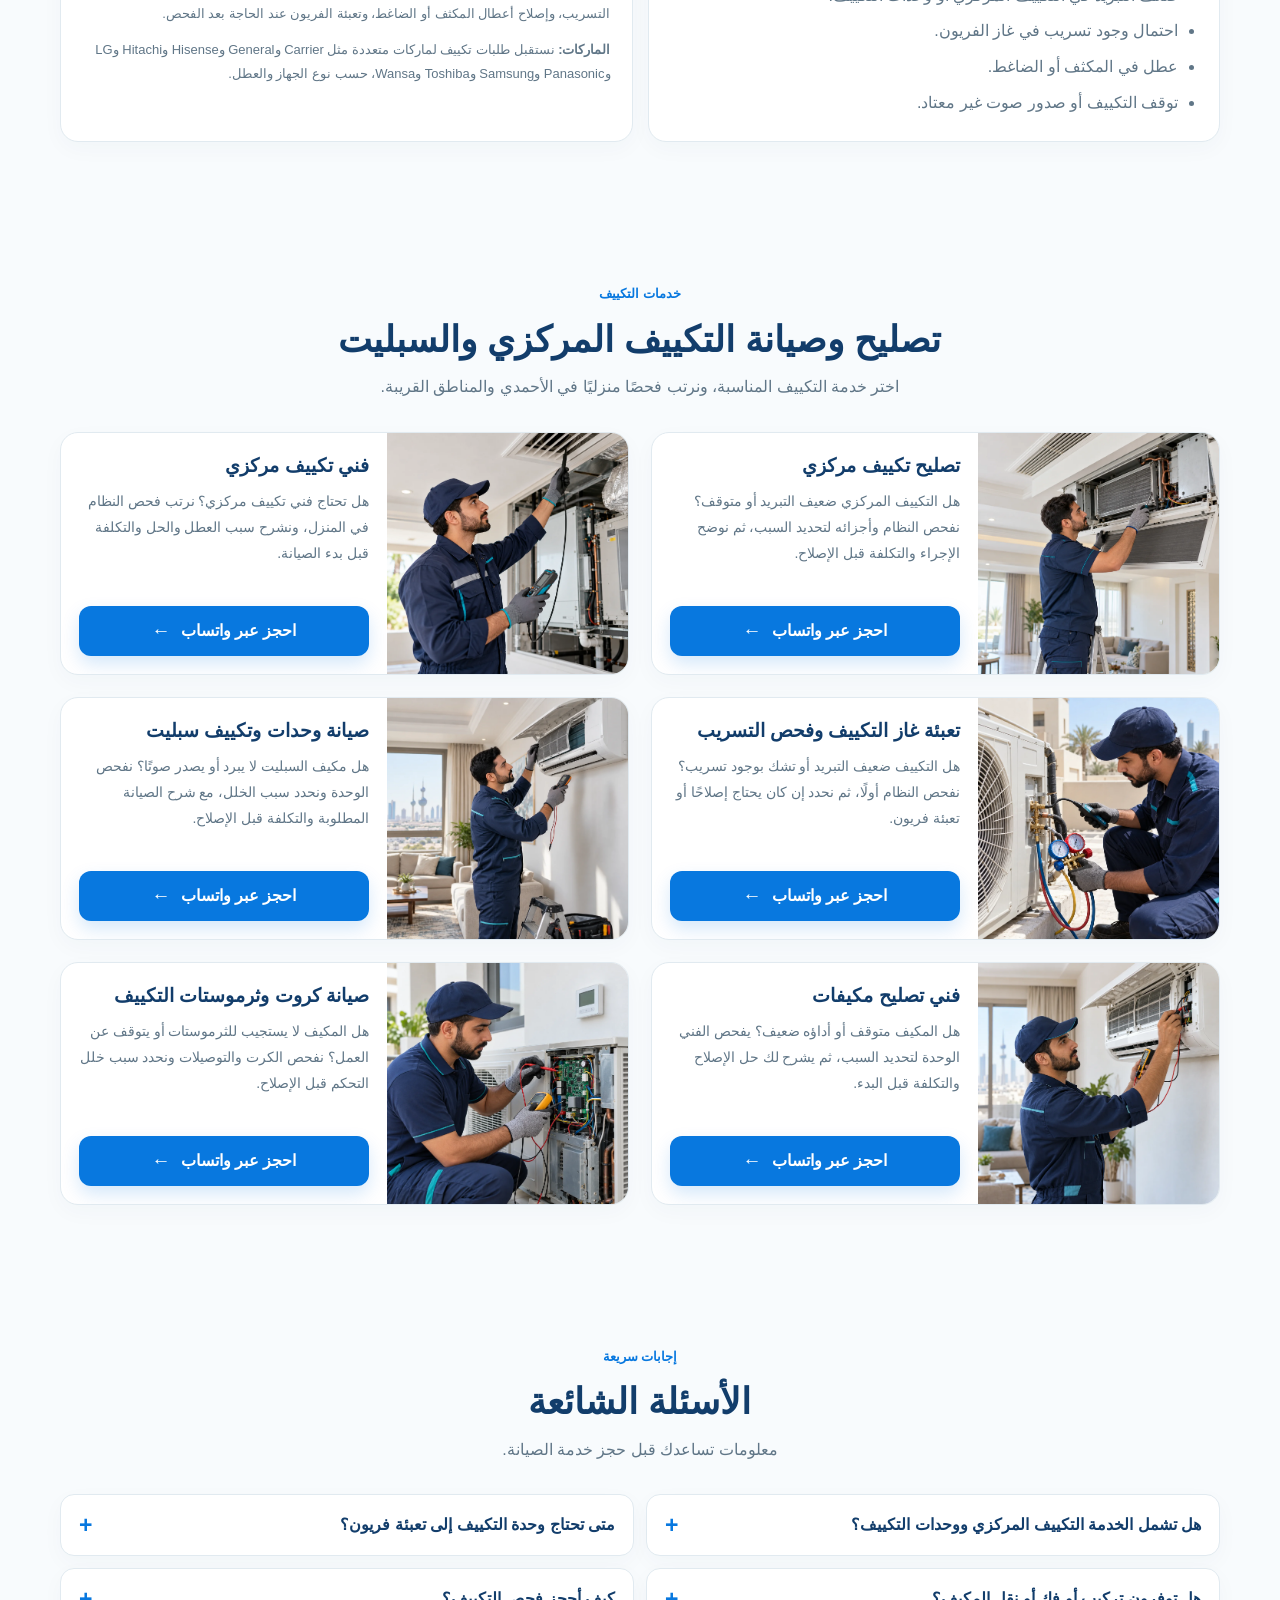
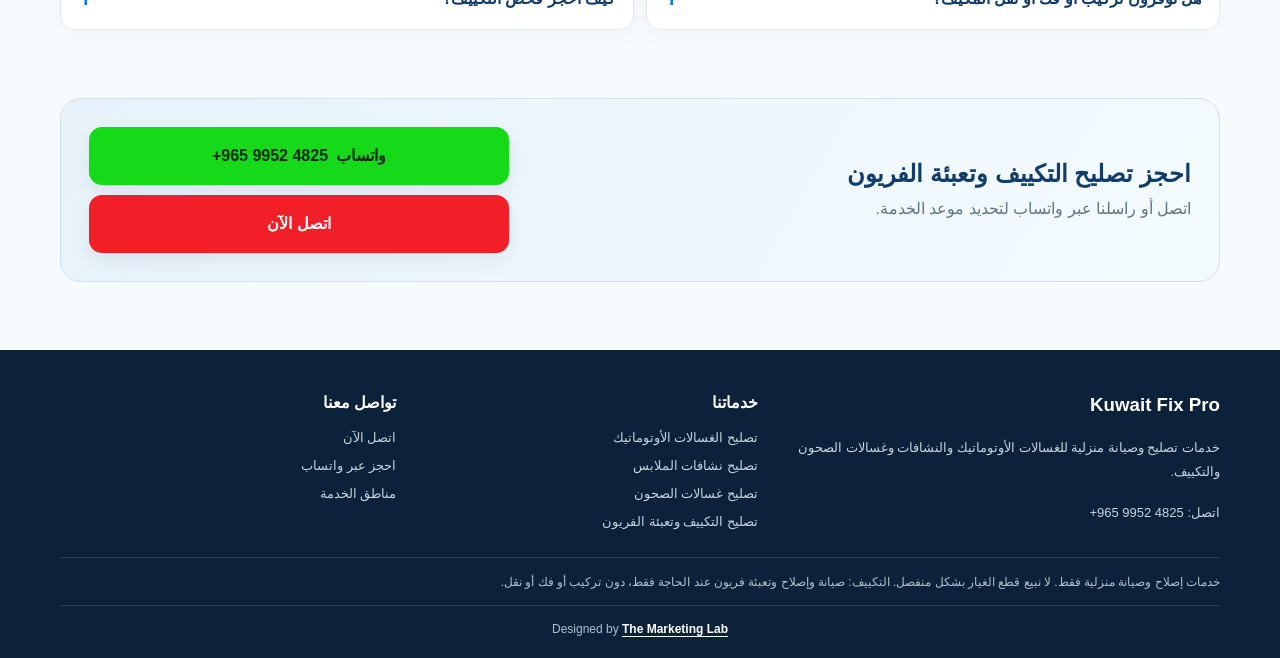
<file: ac-repair.html>
<!doctype html><html lang="ar-KW" dir="rtl"><head><!-- Google Tag Manager -->
<script>(function(w,d,s,l,i){w[l]=w[l]||[];w[l].push({"gtm.start":new Date().getTime(),event:"gtm.js"});var f=d.getElementsByTagName(s)[0],j=d.createElement(s),dl=l!=="dataLayer"?"&l="+l:"";j.async=true;j.src="https://www.googletagmanager.com/gtm.js?id="+i+dl;f.parentNode.insertBefore(j,f);})(window,document,"script","dataLayer","GTM-T76RTGN5");</script>
<!-- End Google Tag Manager --><script async src="https://www.googletagmanager.com/gtag/js?id=AW-16918937818"></script>
<script>window.dataLayer=window.dataLayer||[];function gtag(){dataLayer.push(arguments);}gtag("js",new Date());gtag("config","AW-16918937818");</script>
<meta charset="utf-8"><meta name="viewport" content="width=device-width, initial-scale=1, minimum-scale=1, maximum-scale=1, user-scalable=no, viewport-fit=cover"><meta name="theme-color" content="#123d6b"><meta name="robots" content="index,follow,max-image-preview:large"><title>صيانة تكييف مركزي وتصليح وحدات في الأحمدي | Kuwait Fix Pro</title><meta name="description" content="المكيف لا يبرد؟ صيانة تكييف مركزي وسبليت في الأحمدي. نفحص العطل والتسريب ونعبئ الفريون عند الحاجة؛ لا نقدم التركيب أو الفك أو النقل."><link rel="canonical" href="https://www.kuwaitfixpro.com/ac-repair"><meta property="og:locale" content="ar_KW"><meta property="og:type" content="website"><meta property="og:site_name" content="Kuwait Fix Pro"><meta property="og:url" content="https://www.kuwaitfixpro.com/ac-repair"><meta property="og:title" content="صيانة تكييف مركزي وتصليح وحدات في الأحمدي | Kuwait Fix Pro"><meta property="og:description" content="المكيف لا يبرد؟ صيانة تكييف مركزي وسبليت في الأحمدي. نفحص العطل والتسريب ونعبئ الفريون عند الحاجة؛ لا نقدم التركيب أو الفك أو النقل."><meta name="twitter:card" content="summary_large_image"><meta name="twitter:title" content="صيانة تكييف مركزي وتصليح وحدات في الأحمدي | Kuwait Fix Pro"><meta name="twitter:description" content="المكيف لا يبرد؟ صيانة تكييف مركزي وسبليت في الأحمدي. نفحص العطل والتسريب ونعبئ الفريون عند الحاجة؛ لا نقدم التركيب أو الفك أو النقل."><script type="application/ld+json">{"@context": "https://schema.org", "@type": "FAQPage", "mainEntity": [{"@type": "Question", "name": "هل تشمل الخدمة التكييف المركزي ووحدات التكييف؟", "acceptedAnswer": {"@type": "Answer", "text": "نعم، نقدم فحص وإصلاح أعطال التكييف المركزي ووحدات التكييف بحسب نوع الجهاز والمشكلة."}}, {"@type": "Question", "name": "متى تحتاج وحدة التكييف إلى تعبئة فريون؟", "acceptedAnswer": {"@type": "Answer", "text": "نبدأ بفحص ضعف التبريد واحتمال وجود تسريب. تتم تعبئة الفريون عند الحاجة بعد الفحص."}}, {"@type": "Question", "name": "هل توفرون تركيب أو فك أو نقل المكيف؟", "acceptedAnswer": {"@type": "Answer", "text": "لا، الخدمة تشمل الصيانة والإصلاح وتعبئة الفريون فقط. لا نوفر تركيب المكيف أو فكه أو نقله."}}, {"@type": "Question", "name": "كيف أحجز فحص التكييف؟", "acceptedAnswer": {"@type": "Answer", "text": "اتصل بنا أو أرسل تفاصيل نوع التكييف والعطل وموقعك عبر واتساب لترتيب موعد الفحص."}}]}</script><link rel="icon" type="image/png" href="/assets/kuwait-fix-pro-logo.png"><link rel="stylesheet" href="style.css"></head><body><!-- Google Tag Manager (noscript) -->
<noscript><iframe src="https://www.googletagmanager.com/ns.html?id=GTM-T76RTGN5" height="0" width="0" style="display:none;visibility:hidden"></iframe></noscript>
<!-- End Google Tag Manager (noscript) --><div class="topbar"><div class="ticker-viewport" role="region" aria-label="خدمات ومناطق Kuwait Fix Pro"><div class="ticker-track"><div class="ticker-run" dir="rtl"><span class="ticker-item">صيانة الغسالات الأوتوماتيك</span><span class="ticker-separator"><svg viewBox="0 0 28 24" aria-hidden="true"><path d="M17.9 3.3a6.1 6.1 0 0 0-7.5 7.5L3.1 18a2.1 2.1 0 0 0 3 3l7.2-7.2a6.1 6.1 0 0 0 7.5-7.5l-4 4-3.1-3.1z"/><path d="m17.7 16.2 5.2 5.2m-2.1-7.3 3.1 3.1M6.2 3.2l1.1 4.1 4.1 1.1-3 3-4.1-1.1-1.1-4.1z"/></svg></span><span class="ticker-item">تصليح النشافات</span><span class="ticker-separator"><svg viewBox="0 0 28 24" aria-hidden="true"><path d="M17.9 3.3a6.1 6.1 0 0 0-7.5 7.5L3.1 18a2.1 2.1 0 0 0 3 3l7.2-7.2a6.1 6.1 0 0 0 7.5-7.5l-4 4-3.1-3.1z"/><path d="m17.7 16.2 5.2 5.2m-2.1-7.3 3.1 3.1M6.2 3.2l1.1 4.1 4.1 1.1-3 3-4.1-1.1-1.1-4.1z"/></svg></span><span class="ticker-item">تصليح غسالات الصحون</span><span class="ticker-separator"><svg viewBox="0 0 28 24" aria-hidden="true"><path d="M17.9 3.3a6.1 6.1 0 0 0-7.5 7.5L3.1 18a2.1 2.1 0 0 0 3 3l7.2-7.2a6.1 6.1 0 0 0 7.5-7.5l-4 4-3.1-3.1z"/><path d="m17.7 16.2 5.2 5.2m-2.1-7.3 3.1 3.1M6.2 3.2l1.1 4.1 4.1 1.1-3 3-4.1-1.1-1.1-4.1z"/></svg></span><span class="ticker-item">صيانة التكييف المركزي والسبليت</span><span class="ticker-separator"><svg viewBox="0 0 28 24" aria-hidden="true"><path d="M17.9 3.3a6.1 6.1 0 0 0-7.5 7.5L3.1 18a2.1 2.1 0 0 0 3 3l7.2-7.2a6.1 6.1 0 0 0 7.5-7.5l-4 4-3.1-3.1z"/><path d="m17.7 16.2 5.2 5.2m-2.1-7.3 3.1 3.1M6.2 3.2l1.1 4.1 4.1 1.1-3 3-4.1-1.1-1.1-4.1z"/></svg></span><span class="ticker-item">الأحمدي</span><span class="ticker-separator"><svg viewBox="0 0 28 24" aria-hidden="true"><path d="M17.9 3.3a6.1 6.1 0 0 0-7.5 7.5L3.1 18a2.1 2.1 0 0 0 3 3l7.2-7.2a6.1 6.1 0 0 0 7.5-7.5l-4 4-3.1-3.1z"/><path d="m17.7 16.2 5.2 5.2m-2.1-7.3 3.1 3.1M6.2 3.2l1.1 4.1 4.1 1.1-3 3-4.1-1.1-1.1-4.1z"/></svg></span><span class="ticker-item">الفحيحيل</span><span class="ticker-separator"><svg viewBox="0 0 28 24" aria-hidden="true"><path d="M17.9 3.3a6.1 6.1 0 0 0-7.5 7.5L3.1 18a2.1 2.1 0 0 0 3 3l7.2-7.2a6.1 6.1 0 0 0 7.5-7.5l-4 4-3.1-3.1z"/><path d="m17.7 16.2 5.2 5.2m-2.1-7.3 3.1 3.1M6.2 3.2l1.1 4.1 4.1 1.1-3 3-4.1-1.1-1.1-4.1z"/></svg></span><span class="ticker-item">المهبولة</span><span class="ticker-separator"><svg viewBox="0 0 28 24" aria-hidden="true"><path d="M17.9 3.3a6.1 6.1 0 0 0-7.5 7.5L3.1 18a2.1 2.1 0 0 0 3 3l7.2-7.2a6.1 6.1 0 0 0 7.5-7.5l-4 4-3.1-3.1z"/><path d="m17.7 16.2 5.2 5.2m-2.1-7.3 3.1 3.1M6.2 3.2l1.1 4.1 4.1 1.1-3 3-4.1-1.1-1.1-4.1z"/></svg></span><span class="ticker-item">المنقف</span><span class="ticker-separator"><svg viewBox="0 0 28 24" aria-hidden="true"><path d="M17.9 3.3a6.1 6.1 0 0 0-7.5 7.5L3.1 18a2.1 2.1 0 0 0 3 3l7.2-7.2a6.1 6.1 0 0 0 7.5-7.5l-4 4-3.1-3.1z"/><path d="m17.7 16.2 5.2 5.2m-2.1-7.3 3.1 3.1M6.2 3.2l1.1 4.1 4.1 1.1-3 3-4.1-1.1-1.1-4.1z"/></svg></span><span class="ticker-item">العقيلة</span><span class="ticker-separator"><svg viewBox="0 0 28 24" aria-hidden="true"><path d="M17.9 3.3a6.1 6.1 0 0 0-7.5 7.5L3.1 18a2.1 2.1 0 0 0 3 3l7.2-7.2a6.1 6.1 0 0 0 7.5-7.5l-4 4-3.1-3.1z"/><path d="m17.7 16.2 5.2 5.2m-2.1-7.3 3.1 3.1M6.2 3.2l1.1 4.1 4.1 1.1-3 3-4.1-1.1-1.1-4.1z"/></svg></span><span class="ticker-item">أبو حليفة</span><span class="ticker-separator"><svg viewBox="0 0 28 24" aria-hidden="true"><path d="M17.9 3.3a6.1 6.1 0 0 0-7.5 7.5L3.1 18a2.1 2.1 0 0 0 3 3l7.2-7.2a6.1 6.1 0 0 0 7.5-7.5l-4 4-3.1-3.1z"/><path d="m17.7 16.2 5.2 5.2m-2.1-7.3 3.1 3.1M6.2 3.2l1.1 4.1 4.1 1.1-3 3-4.1-1.1-1.1-4.1z"/></svg></span><span class="ticker-item">الفنطاس</span><span class="ticker-separator"><svg viewBox="0 0 28 24" aria-hidden="true"><path d="M17.9 3.3a6.1 6.1 0 0 0-7.5 7.5L3.1 18a2.1 2.1 0 0 0 3 3l7.2-7.2a6.1 6.1 0 0 0 7.5-7.5l-4 4-3.1-3.1z"/><path d="m17.7 16.2 5.2 5.2m-2.1-7.3 3.1 3.1M6.2 3.2l1.1 4.1 4.1 1.1-3 3-4.1-1.1-1.1-4.1z"/></svg></span><span class="ticker-item">صباح السالم</span><span class="ticker-separator"><svg viewBox="0 0 28 24" aria-hidden="true"><path d="M17.9 3.3a6.1 6.1 0 0 0-7.5 7.5L3.1 18a2.1 2.1 0 0 0 3 3l7.2-7.2a6.1 6.1 0 0 0 7.5-7.5l-4 4-3.1-3.1z"/><path d="m17.7 16.2 5.2 5.2m-2.1-7.3 3.1 3.1M6.2 3.2l1.1 4.1 4.1 1.1-3 3-4.1-1.1-1.1-4.1z"/></svg></span><span class="ticker-item">مبارك الكبير</span><span class="ticker-separator"><svg viewBox="0 0 28 24" aria-hidden="true"><path d="M17.9 3.3a6.1 6.1 0 0 0-7.5 7.5L3.1 18a2.1 2.1 0 0 0 3 3l7.2-7.2a6.1 6.1 0 0 0 7.5-7.5l-4 4-3.1-3.1z"/><path d="m17.7 16.2 5.2 5.2m-2.1-7.3 3.1 3.1M6.2 3.2l1.1 4.1 4.1 1.1-3 3-4.1-1.1-1.1-4.1z"/></svg></span><span class="ticker-item">خدمة منزلية</span><span class="ticker-separator"><svg viewBox="0 0 28 24" aria-hidden="true"><path d="M17.9 3.3a6.1 6.1 0 0 0-7.5 7.5L3.1 18a2.1 2.1 0 0 0 3 3l7.2-7.2a6.1 6.1 0 0 0 7.5-7.5l-4 4-3.1-3.1z"/><path d="m17.7 16.2 5.2 5.2m-2.1-7.3 3.1 3.1M6.2 3.2l1.1 4.1 4.1 1.1-3 3-4.1-1.1-1.1-4.1z"/></svg></span><span class="ticker-item">متاحون 24/7</span><span class="ticker-separator"><svg viewBox="0 0 28 24" aria-hidden="true"><path d="M17.9 3.3a6.1 6.1 0 0 0-7.5 7.5L3.1 18a2.1 2.1 0 0 0 3 3l7.2-7.2a6.1 6.1 0 0 0 7.5-7.5l-4 4-3.1-3.1z"/><path d="m17.7 16.2 5.2 5.2m-2.1-7.3 3.1 3.1M6.2 3.2l1.1 4.1 4.1 1.1-3 3-4.1-1.1-1.1-4.1z"/></svg></span><span class="ticker-item">خدمة في نفس اليوم حسب التوفر</span><span class="ticker-separator"><svg viewBox="0 0 28 24" aria-hidden="true"><path d="M17.9 3.3a6.1 6.1 0 0 0-7.5 7.5L3.1 18a2.1 2.1 0 0 0 3 3l7.2-7.2a6.1 6.1 0 0 0 7.5-7.5l-4 4-3.1-3.1z"/><path d="m17.7 16.2 5.2 5.2m-2.1-7.3 3.1 3.1M6.2 3.2l1.1 4.1 4.1 1.1-3 3-4.1-1.1-1.1-4.1z"/></svg></span><span class="ticker-item">نوضح التكلفة قبل الإصلاح</span><span class="ticker-separator"><svg viewBox="0 0 28 24" aria-hidden="true"><path d="M17.9 3.3a6.1 6.1 0 0 0-7.5 7.5L3.1 18a2.1 2.1 0 0 0 3 3l7.2-7.2a6.1 6.1 0 0 0 7.5-7.5l-4 4-3.1-3.1z"/><path d="m17.7 16.2 5.2 5.2m-2.1-7.3 3.1 3.1M6.2 3.2l1.1 4.1 4.1 1.1-3 3-4.1-1.1-1.1-4.1z"/></svg></span></div><div class="ticker-run" dir="rtl" aria-hidden="true"><span class="ticker-item">صيانة الغسالات الأوتوماتيك</span><span class="ticker-separator"><svg viewBox="0 0 28 24" aria-hidden="true"><path d="M17.9 3.3a6.1 6.1 0 0 0-7.5 7.5L3.1 18a2.1 2.1 0 0 0 3 3l7.2-7.2a6.1 6.1 0 0 0 7.5-7.5l-4 4-3.1-3.1z"/><path d="m17.7 16.2 5.2 5.2m-2.1-7.3 3.1 3.1M6.2 3.2l1.1 4.1 4.1 1.1-3 3-4.1-1.1-1.1-4.1z"/></svg></span><span class="ticker-item">تصليح النشافات</span><span class="ticker-separator"><svg viewBox="0 0 28 24" aria-hidden="true"><path d="M17.9 3.3a6.1 6.1 0 0 0-7.5 7.5L3.1 18a2.1 2.1 0 0 0 3 3l7.2-7.2a6.1 6.1 0 0 0 7.5-7.5l-4 4-3.1-3.1z"/><path d="m17.7 16.2 5.2 5.2m-2.1-7.3 3.1 3.1M6.2 3.2l1.1 4.1 4.1 1.1-3 3-4.1-1.1-1.1-4.1z"/></svg></span><span class="ticker-item">تصليح غسالات الصحون</span><span class="ticker-separator"><svg viewBox="0 0 28 24" aria-hidden="true"><path d="M17.9 3.3a6.1 6.1 0 0 0-7.5 7.5L3.1 18a2.1 2.1 0 0 0 3 3l7.2-7.2a6.1 6.1 0 0 0 7.5-7.5l-4 4-3.1-3.1z"/><path d="m17.7 16.2 5.2 5.2m-2.1-7.3 3.1 3.1M6.2 3.2l1.1 4.1 4.1 1.1-3 3-4.1-1.1-1.1-4.1z"/></svg></span><span class="ticker-item">صيانة التكييف المركزي والسبليت</span><span class="ticker-separator"><svg viewBox="0 0 28 24" aria-hidden="true"><path d="M17.9 3.3a6.1 6.1 0 0 0-7.5 7.5L3.1 18a2.1 2.1 0 0 0 3 3l7.2-7.2a6.1 6.1 0 0 0 7.5-7.5l-4 4-3.1-3.1z"/><path d="m17.7 16.2 5.2 5.2m-2.1-7.3 3.1 3.1M6.2 3.2l1.1 4.1 4.1 1.1-3 3-4.1-1.1-1.1-4.1z"/></svg></span><span class="ticker-item">الأحمدي</span><span class="ticker-separator"><svg viewBox="0 0 28 24" aria-hidden="true"><path d="M17.9 3.3a6.1 6.1 0 0 0-7.5 7.5L3.1 18a2.1 2.1 0 0 0 3 3l7.2-7.2a6.1 6.1 0 0 0 7.5-7.5l-4 4-3.1-3.1z"/><path d="m17.7 16.2 5.2 5.2m-2.1-7.3 3.1 3.1M6.2 3.2l1.1 4.1 4.1 1.1-3 3-4.1-1.1-1.1-4.1z"/></svg></span><span class="ticker-item">الفحيحيل</span><span class="ticker-separator"><svg viewBox="0 0 28 24" aria-hidden="true"><path d="M17.9 3.3a6.1 6.1 0 0 0-7.5 7.5L3.1 18a2.1 2.1 0 0 0 3 3l7.2-7.2a6.1 6.1 0 0 0 7.5-7.5l-4 4-3.1-3.1z"/><path d="m17.7 16.2 5.2 5.2m-2.1-7.3 3.1 3.1M6.2 3.2l1.1 4.1 4.1 1.1-3 3-4.1-1.1-1.1-4.1z"/></svg></span><span class="ticker-item">المهبولة</span><span class="ticker-separator"><svg viewBox="0 0 28 24" aria-hidden="true"><path d="M17.9 3.3a6.1 6.1 0 0 0-7.5 7.5L3.1 18a2.1 2.1 0 0 0 3 3l7.2-7.2a6.1 6.1 0 0 0 7.5-7.5l-4 4-3.1-3.1z"/><path d="m17.7 16.2 5.2 5.2m-2.1-7.3 3.1 3.1M6.2 3.2l1.1 4.1 4.1 1.1-3 3-4.1-1.1-1.1-4.1z"/></svg></span><span class="ticker-item">المنقف</span><span class="ticker-separator"><svg viewBox="0 0 28 24" aria-hidden="true"><path d="M17.9 3.3a6.1 6.1 0 0 0-7.5 7.5L3.1 18a2.1 2.1 0 0 0 3 3l7.2-7.2a6.1 6.1 0 0 0 7.5-7.5l-4 4-3.1-3.1z"/><path d="m17.7 16.2 5.2 5.2m-2.1-7.3 3.1 3.1M6.2 3.2l1.1 4.1 4.1 1.1-3 3-4.1-1.1-1.1-4.1z"/></svg></span><span class="ticker-item">العقيلة</span><span class="ticker-separator"><svg viewBox="0 0 28 24" aria-hidden="true"><path d="M17.9 3.3a6.1 6.1 0 0 0-7.5 7.5L3.1 18a2.1 2.1 0 0 0 3 3l7.2-7.2a6.1 6.1 0 0 0 7.5-7.5l-4 4-3.1-3.1z"/><path d="m17.7 16.2 5.2 5.2m-2.1-7.3 3.1 3.1M6.2 3.2l1.1 4.1 4.1 1.1-3 3-4.1-1.1-1.1-4.1z"/></svg></span><span class="ticker-item">أبو حليفة</span><span class="ticker-separator"><svg viewBox="0 0 28 24" aria-hidden="true"><path d="M17.9 3.3a6.1 6.1 0 0 0-7.5 7.5L3.1 18a2.1 2.1 0 0 0 3 3l7.2-7.2a6.1 6.1 0 0 0 7.5-7.5l-4 4-3.1-3.1z"/><path d="m17.7 16.2 5.2 5.2m-2.1-7.3 3.1 3.1M6.2 3.2l1.1 4.1 4.1 1.1-3 3-4.1-1.1-1.1-4.1z"/></svg></span><span class="ticker-item">الفنطاس</span><span class="ticker-separator"><svg viewBox="0 0 28 24" aria-hidden="true"><path d="M17.9 3.3a6.1 6.1 0 0 0-7.5 7.5L3.1 18a2.1 2.1 0 0 0 3 3l7.2-7.2a6.1 6.1 0 0 0 7.5-7.5l-4 4-3.1-3.1z"/><path d="m17.7 16.2 5.2 5.2m-2.1-7.3 3.1 3.1M6.2 3.2l1.1 4.1 4.1 1.1-3 3-4.1-1.1-1.1-4.1z"/></svg></span><span class="ticker-item">صباح السالم</span><span class="ticker-separator"><svg viewBox="0 0 28 24" aria-hidden="true"><path d="M17.9 3.3a6.1 6.1 0 0 0-7.5 7.5L3.1 18a2.1 2.1 0 0 0 3 3l7.2-7.2a6.1 6.1 0 0 0 7.5-7.5l-4 4-3.1-3.1z"/><path d="m17.7 16.2 5.2 5.2m-2.1-7.3 3.1 3.1M6.2 3.2l1.1 4.1 4.1 1.1-3 3-4.1-1.1-1.1-4.1z"/></svg></span><span class="ticker-item">مبارك الكبير</span><span class="ticker-separator"><svg viewBox="0 0 28 24" aria-hidden="true"><path d="M17.9 3.3a6.1 6.1 0 0 0-7.5 7.5L3.1 18a2.1 2.1 0 0 0 3 3l7.2-7.2a6.1 6.1 0 0 0 7.5-7.5l-4 4-3.1-3.1z"/><path d="m17.7 16.2 5.2 5.2m-2.1-7.3 3.1 3.1M6.2 3.2l1.1 4.1 4.1 1.1-3 3-4.1-1.1-1.1-4.1z"/></svg></span><span class="ticker-item">خدمة منزلية</span><span class="ticker-separator"><svg viewBox="0 0 28 24" aria-hidden="true"><path d="M17.9 3.3a6.1 6.1 0 0 0-7.5 7.5L3.1 18a2.1 2.1 0 0 0 3 3l7.2-7.2a6.1 6.1 0 0 0 7.5-7.5l-4 4-3.1-3.1z"/><path d="m17.7 16.2 5.2 5.2m-2.1-7.3 3.1 3.1M6.2 3.2l1.1 4.1 4.1 1.1-3 3-4.1-1.1-1.1-4.1z"/></svg></span><span class="ticker-item">متاحون 24/7</span><span class="ticker-separator"><svg viewBox="0 0 28 24" aria-hidden="true"><path d="M17.9 3.3a6.1 6.1 0 0 0-7.5 7.5L3.1 18a2.1 2.1 0 0 0 3 3l7.2-7.2a6.1 6.1 0 0 0 7.5-7.5l-4 4-3.1-3.1z"/><path d="m17.7 16.2 5.2 5.2m-2.1-7.3 3.1 3.1M6.2 3.2l1.1 4.1 4.1 1.1-3 3-4.1-1.1-1.1-4.1z"/></svg></span><span class="ticker-item">خدمة في نفس اليوم حسب التوفر</span><span class="ticker-separator"><svg viewBox="0 0 28 24" aria-hidden="true"><path d="M17.9 3.3a6.1 6.1 0 0 0-7.5 7.5L3.1 18a2.1 2.1 0 0 0 3 3l7.2-7.2a6.1 6.1 0 0 0 7.5-7.5l-4 4-3.1-3.1z"/><path d="m17.7 16.2 5.2 5.2m-2.1-7.3 3.1 3.1M6.2 3.2l1.1 4.1 4.1 1.1-3 3-4.1-1.1-1.1-4.1z"/></svg></span><span class="ticker-item">نوضح التكلفة قبل الإصلاح</span><span class="ticker-separator"><svg viewBox="0 0 28 24" aria-hidden="true"><path d="M17.9 3.3a6.1 6.1 0 0 0-7.5 7.5L3.1 18a2.1 2.1 0 0 0 3 3l7.2-7.2a6.1 6.1 0 0 0 7.5-7.5l-4 4-3.1-3.1z"/><path d="m17.7 16.2 5.2 5.2m-2.1-7.3 3.1 3.1M6.2 3.2l1.1 4.1 4.1 1.1-3 3-4.1-1.1-1.1-4.1z"/></svg></span></div></div></div></div><header class="header"><div class="wrap head"><a class="brand" href="/"><span class="brandmark"><img src="/assets/kuwait-fix-pro-logo.png" alt="Kuwait Fix Pro logo for appliance repair and maintenance in Ahmadi, Kuwait"></span><span>Kuwait Fix Pro<small style="display:block;font-size:10px;color:#6b8190;font-weight:500">تصليح وصيانة منزلية</small></span></a><nav class="nav"><a href="/">الرئيسية</a><a href="/washing-machine-repair">تصليح الغسالات الأوتوماتيك</a><a href="/dryer-repair">تصليح نشافات الملابس</a><a href="/dishwasher-repair">تصليح غسالات الصحون</a><a href="/ac-repair">تصليح التكييف وتعبئة الفريون</a><a href="/#areas">مناطق الخدمة</a></nav><a class="head-cta" href="tel:+96599524825">اتصل <span class="ltr" dir="ltr">+965 9952 4825</span></a></div></header><main><section class="service-hero" style="--service-hero-image:url('assets/ac-service.webp')"><div class="wrap service-hero-grid"><div><div class="breadcrumb"><a href="/">الرئيسية</a> ← تصليح التكييف وتعبئة الفريون</div><span class="eyebrow"><i class="dot"></i> Kuwait Fix Pro — خدمة منزلية</span><h1>المكيف لا يبرد؟ نفحص التكييف ونصلحه في الأحمدي</h1><p>هل التكييف ضعيف التبريد أو متوقف؟ نفحص أنظمة التكييف المركزي والسبليت ونكشف التسريب، ونعبئ الفريون عند الحاجة فقط بعد الفحص. الخدمة لا تشمل التركيب أو الفك أو النقل.</p><div class="warning">خدمة صيانة وإصلاح وتعبئة فريون فقط — لا نوفر خدمة تركيب أو نقل أو فك المكيفات.</div><div class="actions"><a class="btn btn-wa" href="https://wa.me/96599524825">احجز عبر واتساب <span class="ltr" dir="ltr">+965 9952 4825</span></a><a class="btn btn-call" href="tel:+96599524825">اتصل الآن <span class="ltr" dir="ltr">+965 9952 4825</span></a><div class="benefits service-benefits"><span>متاحون <span dir="ltr">24/7</span></span><span>خدمة في نفس اليوم حسب التوفر</span><span>تصليح بالمنزل</span></div></div></div></section><section class="section"><div class="wrap"><div class="section-head"><span class="kicker">خدمات التكييف</span><h2>اختر نوع خدمة التكييف</h2></div><div class="detail-grid"><article class="card"><h3>صيانة تكييف مركزي</h3><p>فحص ضعف التبريد والأعطال في أنظمة التكييف المركزي، مع توضيح الإصلاح والتكلفة قبل البدء.</p></article><article class="card"><h3>تصليح وحدات التكييف</h3><p>تصليح أعطال وحدات التكييف مثل ضعف التبريد أو توقف الوحدة أو مشاكل المكثف والضاغط.</p></article></div></div></section>
<section class="section"><div class="wrap"><div class="section-head"><span class="kicker">تفاصيل الخدمة</span><h2>أعطال نفحصها</h2><p>نحدد سبب العطل أولًا، ثم نوضح لك الإجراء والتكلفة قبل الإصلاح.</p></div><div class="detail-grid"><article class="card"><h3>أعطال شائعة</h3><ul class="list"><li>ضعف التبريد في التكييف المركزي أو وحدات التكييف.</li><li>احتمال وجود تسريب في غاز الفريون.</li><li>عطل في المكثف أو الضاغط.</li><li>توقف التكييف أو صدور صوت غير معتاد.</li></ul></article><article class="card"><h3>الفحص والإصلاح</h3><p>نفحص أنظمة التكييف المركزي ووحدات التكييف ونحدد سبب العطل. تشمل الخدمة كشف التسريب، وإصلاح أعطال المكثف أو الضاغط، وتعبئة الفريون عند الحاجة بعد الفحص.</p><p><b>الماركات:</b> نستقبل طلبات تكييف لماركات متعددة مثل Carrier وGeneral وHisense وHitachi وLG وPanasonic وSamsung وToshiba وWansa، حسب نوع الجهاز والعطل.</p></article></div></div></section><section class="section ac-services" id="ac-services"><div class="wrap"><div class="section-head"><span class="kicker">خدمات التكييف</span><h2>تصليح وصيانة التكييف المركزي والسبليت</h2><p>اختر خدمة التكييف المناسبة، ونرتب فحصًا منزليًا في الأحمدي والمناطق القريبة.</p></div><div class="ac-service-grid"><article class="card ac-service-card"><img src="assets/central-ac-repair.webp" alt="فني يصلح وحدة تكييف مركزي ويفحص ملفات التبريد" title="فني يصلح وحدة تكييف مركزي ويفحص ملفات التبريد" loading="lazy"><div class="ac-service-body"><h3>تصليح تكييف مركزي</h3><p>هل التكييف المركزي ضعيف التبريد أو متوقف؟ نفحص النظام وأجزائه لتحديد السبب، ثم نوضح الإجراء والتكلفة قبل الإصلاح.</p><a class="service-card-cta" href="https://wa.me/96599524825">احجز عبر واتساب <span aria-hidden="true">←</span></a></div></article><article class="card ac-service-card"><img src="assets/central-ac-technician.webp" alt="فني تكييف مركزي يفحص النظام بجهاز قياس" title="فني تكييف مركزي يفحص النظام بجهاز قياس" loading="lazy"><div class="ac-service-body"><h3>فني تكييف مركزي</h3><p>هل تحتاج فني تكييف مركزي؟ نرتب فحص النظام في المنزل، ونشرح سبب العطل والحل والتكلفة قبل بدء الصيانة.</p><a class="service-card-cta" href="https://wa.me/96599524825">احجز عبر واتساب <span aria-hidden="true">←</span></a></div></article><article class="card ac-service-card"><img src="assets/ac-freon-leak-check.webp" alt="فني يفحص تسريب غاز التكييف باستخدام مقياس ضغط" title="فني يفحص تسريب غاز التكييف باستخدام مقياس ضغط" loading="lazy"><div class="ac-service-body"><h3>تعبئة غاز التكييف وفحص التسريب</h3><p>هل التكييف ضعيف التبريد أو تشك بوجود تسريب؟ نفحص النظام أولًا، ثم نحدد إن كان يحتاج إصلاحًا أو تعبئة فريون.</p><a class="service-card-cta" href="https://wa.me/96599524825">احجز عبر واتساب <span aria-hidden="true">←</span></a></div></article><article class="card ac-service-card"><img src="assets/split-ac-maintenance.webp" alt="فني يصون وحدة تكييف سبليت داخل المنزل" title="فني يصون وحدة تكييف سبليت داخل المنزل" loading="lazy"><div class="ac-service-body"><h3>صيانة وحدات وتكييف سبليت</h3><p>هل مكيف السبليت لا يبرد أو يصدر صوتًا؟ نفحص الوحدة ونحدد سبب الخلل، مع شرح الصيانة المطلوبة والتكلفة قبل الإصلاح.</p><a class="service-card-cta" href="https://wa.me/96599524825">احجز عبر واتساب <span aria-hidden="true">←</span></a></div></article><article class="card ac-service-card"><img src="assets/ac-repair-technician.webp" alt="فني تصليح مكيفات يفحص وحدة تكييف منزلية" title="فني تصليح مكيفات يفحص وحدة تكييف منزلية" loading="lazy"><div class="ac-service-body"><h3>فني تصليح مكيفات</h3><p>هل المكيف متوقف أو أداؤه ضعيف؟ يفحص الفني الوحدة لتحديد السبب، ثم يشرح لك حل الإصلاح والتكلفة قبل البدء.</p><a class="service-card-cta" href="https://wa.me/96599524825">احجز عبر واتساب <span aria-hidden="true">←</span></a></div></article><article class="card ac-service-card"><img src="assets/ac-board-thermostat-repair.webp" alt="فني يفحص كرت تحكم وثرموستات التكييف" title="فني يفحص كرت تحكم وثرموستات التكييف" loading="lazy"><div class="ac-service-body"><h3>صيانة كروت وثرموستات التكييف</h3><p>هل المكيف لا يستجيب للثرموستات أو يتوقف عن العمل؟ نفحص الكرت والتوصيلات ونحدد سبب خلل التحكم قبل الإصلاح.</p><a class="service-card-cta" href="https://wa.me/96599524825">احجز عبر واتساب <span aria-hidden="true">←</span></a></div></article></div></div></section><section class="section faq-section" id="faq"><div class="wrap"><div class="section-head"><span class="kicker">إجابات سريعة</span><h2>الأسئلة الشائعة</h2><p>معلومات تساعدك قبل حجز خدمة الصيانة.</p></div><div class="faq-grid"><details class="faq-item"><summary>هل تشمل الخدمة التكييف المركزي ووحدات التكييف؟</summary><p>نعم، نقدم فحص وإصلاح أعطال التكييف المركزي ووحدات التكييف بحسب نوع الجهاز والمشكلة.</p></details><details class="faq-item"><summary>متى تحتاج وحدة التكييف إلى تعبئة فريون؟</summary><p>نبدأ بفحص ضعف التبريد واحتمال وجود تسريب. تتم تعبئة الفريون عند الحاجة بعد الفحص.</p></details><details class="faq-item"><summary>هل توفرون تركيب أو فك أو نقل المكيف؟</summary><p>لا، الخدمة تشمل الصيانة والإصلاح وتعبئة الفريون فقط. لا نوفر تركيب المكيف أو فكه أو نقله.</p></details><details class="faq-item"><summary>كيف أحجز فحص التكييف؟</summary><p>اتصل بنا أو أرسل تفاصيل نوع التكييف والعطل وموقعك عبر واتساب لترتيب موعد الفحص.</p></details></div></div></section>
<section class="section" style="padding-top:0"><div class="wrap"><div class="cta"><div><h2>احجز تصليح التكييف وتعبئة الفريون</h2><p>اتصل أو راسلنا عبر واتساب لتحديد موعد الخدمة.</p></div><div class="actions"><a class="btn btn-wa" href="https://wa.me/96599524825">واتساب <span class="ltr" dir="ltr">+965 9952 4825</span></a><a class="btn btn-call" href="tel:+96599524825">اتصل الآن</a></div></div></div></section></main><footer><div class="wrap"><div class="footgrid"><div><h3>Kuwait Fix Pro</h3><p>خدمات تصليح وصيانة منزلية للغسالات الأوتوماتيك والنشافات وغسالات الصحون والتكييف.</p><a href="tel:+96599524825">اتصل: <span class="ltr" dir="ltr">+965 9952 4825</span></a></div><div><h4>خدماتنا</h4><div class="footlinks"><a href="/washing-machine-repair">تصليح الغسالات الأوتوماتيك</a><a href="/dryer-repair">تصليح نشافات الملابس</a><a href="/dishwasher-repair">تصليح غسالات الصحون</a><a href="/ac-repair">تصليح التكييف وتعبئة الفريون</a></div></div><div><h4>تواصل معنا</h4><div class="footlinks"><a href="tel:+96599524825">اتصل الآن</a><a href="https://wa.me/96599524825">احجز عبر واتساب</a><a href="/#areas">مناطق الخدمة</a></div></div></div><div class="disclaimer">خدمات إصلاح وصيانة منزلية فقط. لا نبيع قطع الغيار بشكل منفصل. التكييف: صيانة وإصلاح وتعبئة فريون عند الحاجة فقط، دون تركيب أو فك أو نقل.</div><div class="credit" dir="ltr">Designed by <a href="https://themarketinglabdigital.com" target="_blank" rel="noopener noreferrer">The Marketing Lab</a></div></div></footer><div class="mobile-bar" aria-label="تواصل سريع"><a class="btn btn-wa" href="https://wa.me/96599524825" aria-label="تواصل عبر واتساب"><svg viewBox="0 0 24 24" aria-hidden="true"><path d="M20.4 11.7a8.4 8.4 0 0 1-12.2 7.5L4 20l.9-4.1a8.4 8.4 0 1 1 15.5-4.2Z"/><path d="M9.1 8.4c.2-.5.5-.7.9-.7h.5c.2 0 .4.1.5.4l.7 1.8c.1.3.1.5-.1.7l-.6.8c-.2.2-.2.4-.1.6.6 1.1 1.5 2 2.7 2.6.2.1.4.1.6-.1l.8-.9c.2-.2.4-.2.7-.1l1.7.8c.3.1.4.3.4.5 0 .5-.2 1-.6 1.3-.5.5-1.3.7-2 .5-1.4-.3-2.9-1.2-4.2-2.5-1.3-1.3-2.1-2.7-2.4-4.1-.2-.6 0-1.2.5-1.6Z"/></svg><span>واتساب</span></a><a class="btn btn-call" href="tel:+96599524825" aria-label="اتصل على +965 9952 4825"><svg viewBox="0 0 24 24" aria-hidden="true"><path d="M6.6 3.5 9 3l2 4.4-1.8 1.7a15 15 0 0 0 5.7 5.7l1.7-1.8 4.4 2-.5 2.4c-.2 1-1.1 1.7-2.1 1.6A17.5 17.5 0 0 1 5 5.6c-.1-1 .6-1.9 1.6-2.1Z"/></svg><span>اتصل</span></a></div></body></html>
</file>
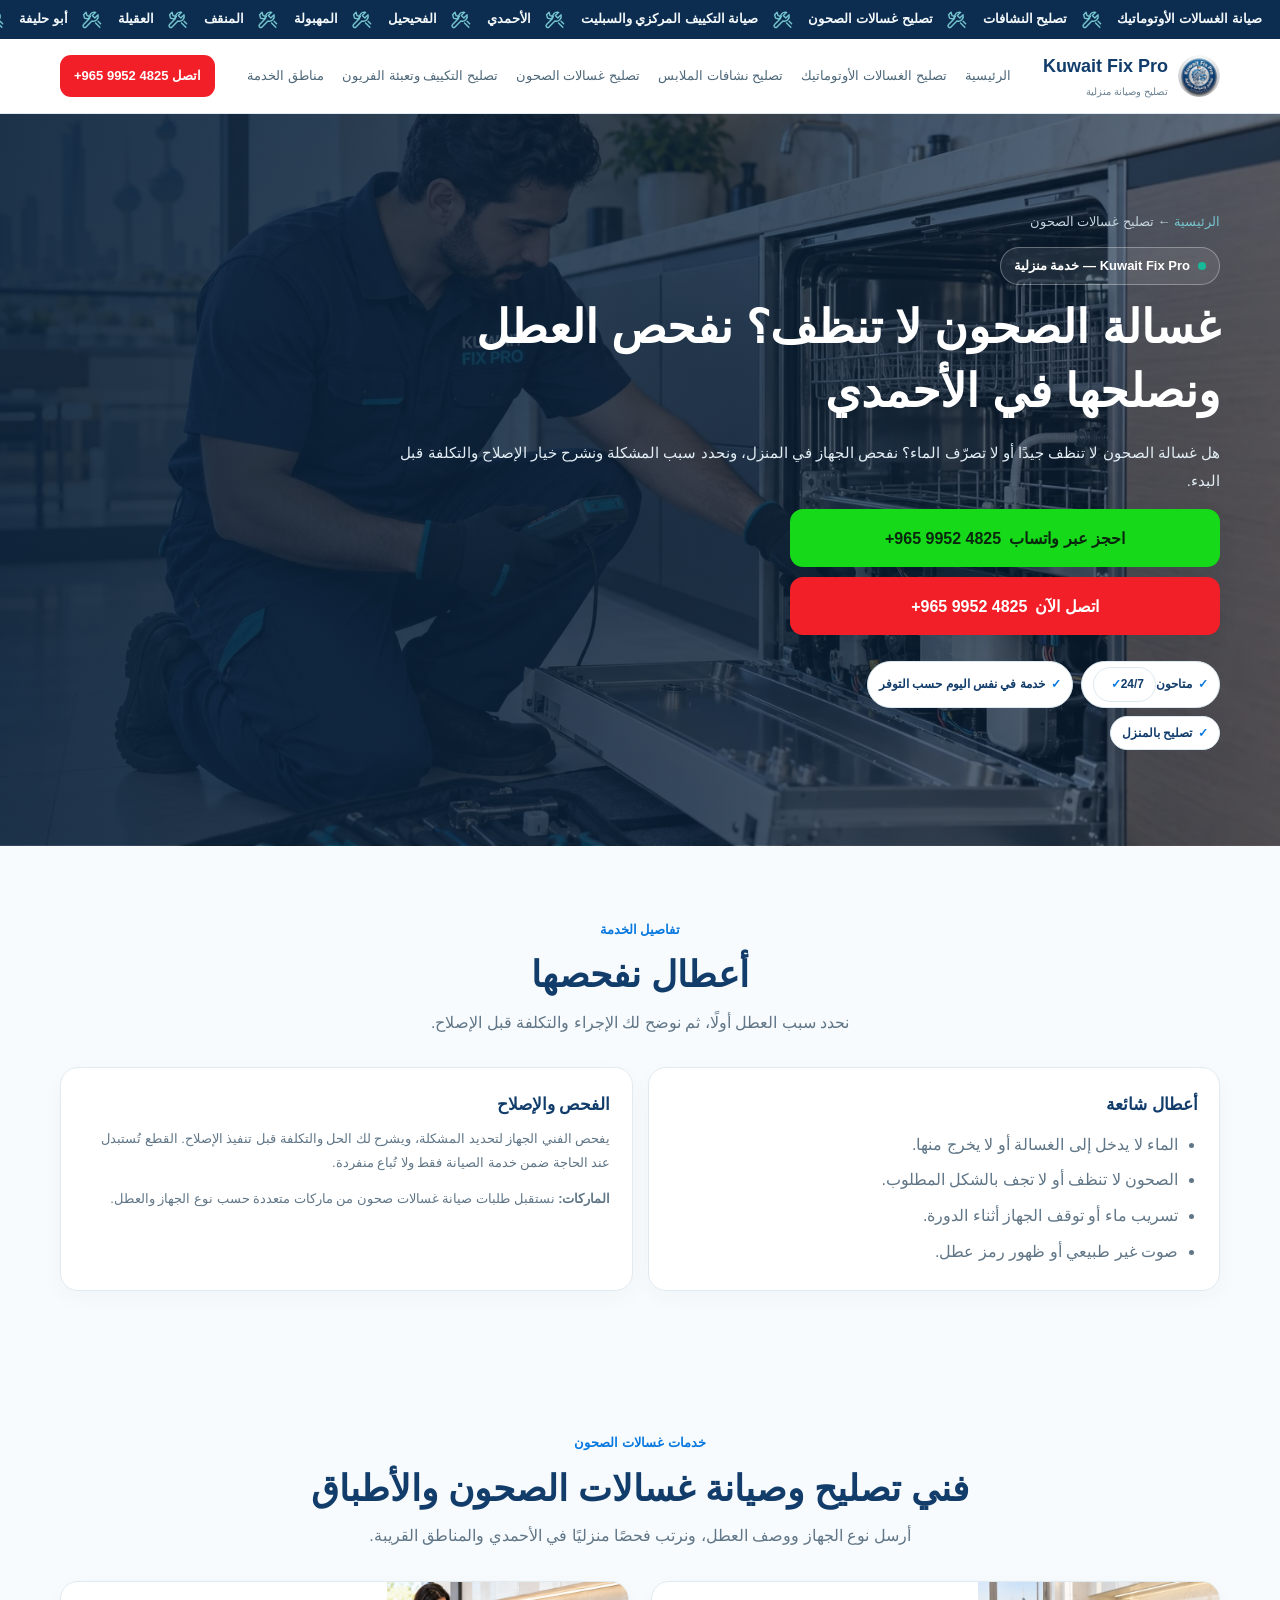
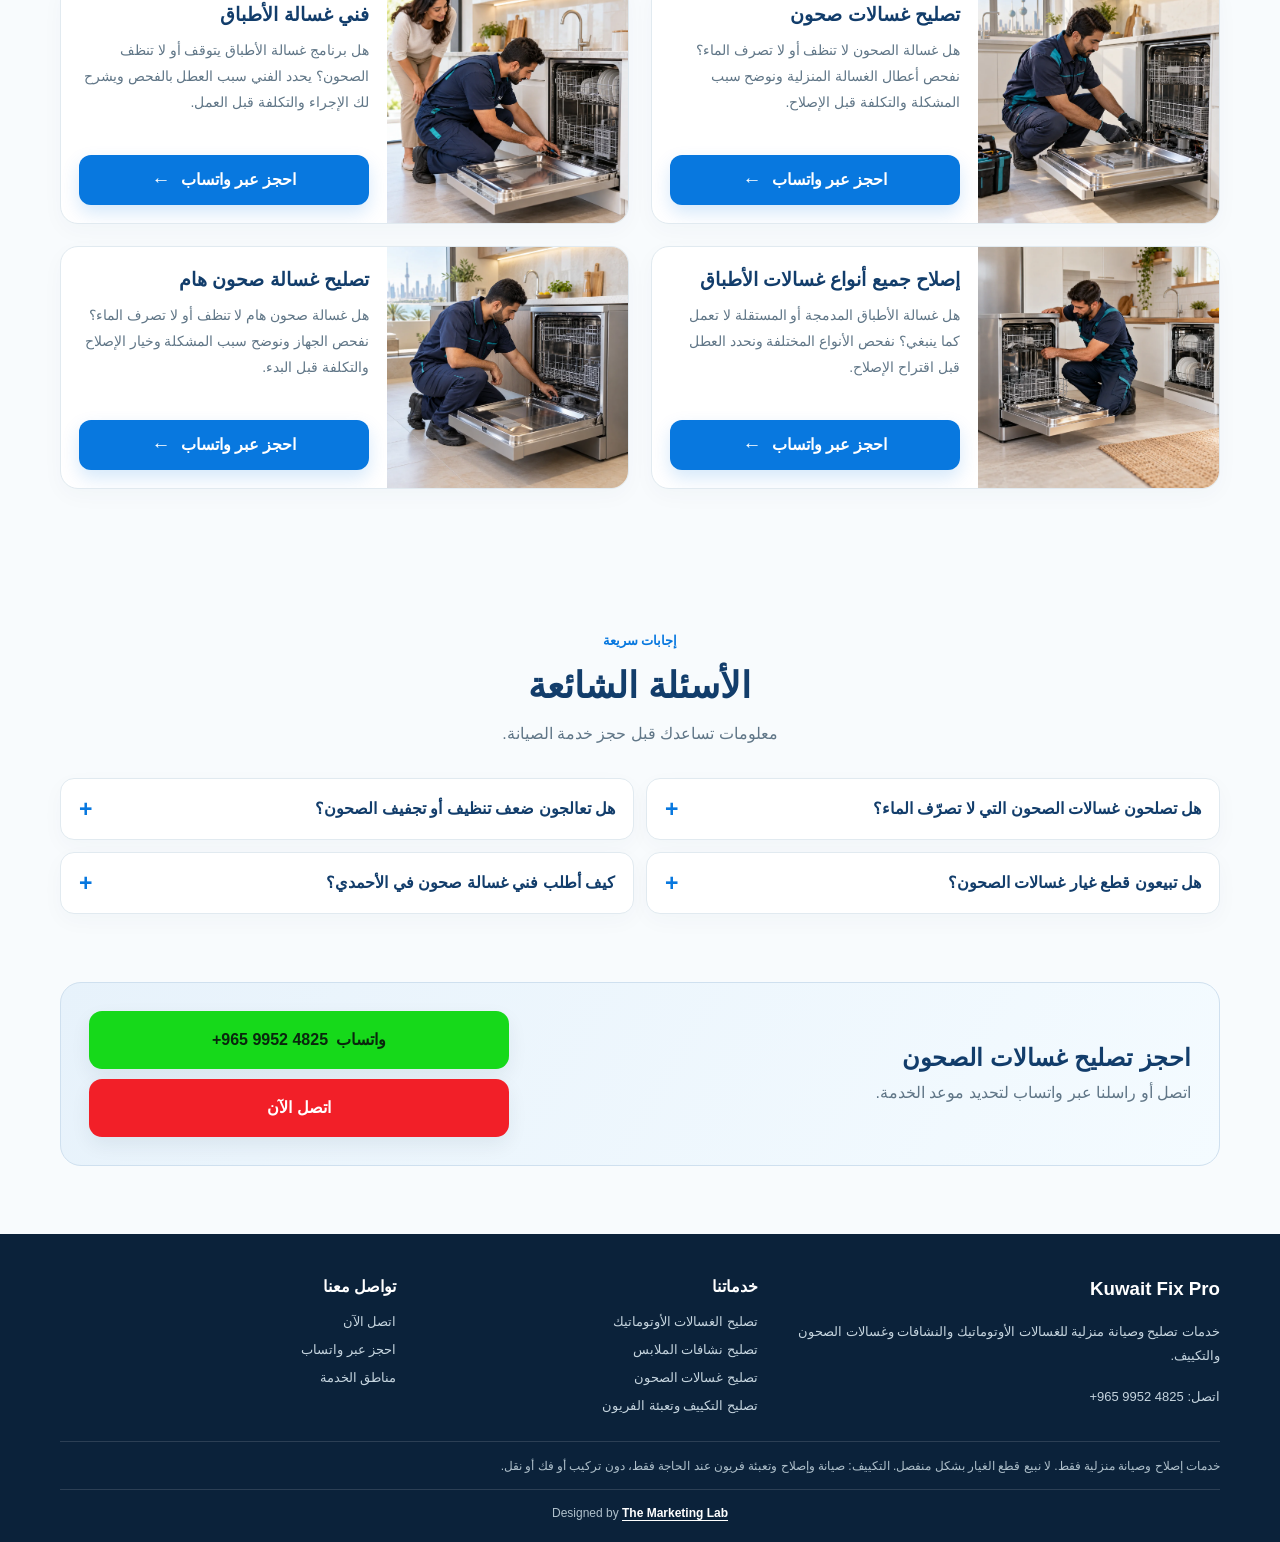
<file: dishwasher-repair.html>
<!doctype html><html lang="ar-KW" dir="rtl"><head><!-- Google Tag Manager -->
<script>(function(w,d,s,l,i){w[l]=w[l]||[];w[l].push({"gtm.start":new Date().getTime(),event:"gtm.js"});var f=d.getElementsByTagName(s)[0],j=d.createElement(s),dl=l!=="dataLayer"?"&l="+l:"";j.async=true;j.src="https://www.googletagmanager.com/gtm.js?id="+i+dl;f.parentNode.insertBefore(j,f);})(window,document,"script","dataLayer","GTM-T76RTGN5");</script>
<!-- End Google Tag Manager --><script async src="https://www.googletagmanager.com/gtag/js?id=AW-16918937818"></script>
<script>window.dataLayer=window.dataLayer||[];function gtag(){dataLayer.push(arguments);}gtag("js",new Date());gtag("config","AW-16918937818");</script>
<meta charset="utf-8"><meta name="viewport" content="width=device-width, initial-scale=1, minimum-scale=1, maximum-scale=1, user-scalable=no, viewport-fit=cover"><meta name="theme-color" content="#123d6b"><meta name="robots" content="index,follow,max-image-preview:large"><title>تصليح غسالات صحون في الأحمدي | Kuwait Fix Pro</title><meta name="description" content="غسالة الصحون لا تنظف أو لا تصرّف الماء؟ نفحص ونصلح غسالات الأطباق في الأحمدي والمناطق القريبة، مع توضيح السبب والتكلفة قبل الإصلاح."><link rel="canonical" href="https://www.kuwaitfixpro.com/dishwasher-repair"><meta property="og:locale" content="ar_KW"><meta property="og:type" content="website"><meta property="og:site_name" content="Kuwait Fix Pro"><meta property="og:url" content="https://www.kuwaitfixpro.com/dishwasher-repair"><meta property="og:title" content="تصليح غسالات صحون في الأحمدي | Kuwait Fix Pro"><meta property="og:description" content="غسالة الصحون لا تنظف أو لا تصرّف الماء؟ نفحص ونصلح غسالات الأطباق في الأحمدي والمناطق القريبة، مع توضيح السبب والتكلفة قبل الإصلاح."><meta name="twitter:card" content="summary_large_image"><meta name="twitter:title" content="تصليح غسالات صحون في الأحمدي | Kuwait Fix Pro"><meta name="twitter:description" content="غسالة الصحون لا تنظف أو لا تصرّف الماء؟ نفحص ونصلح غسالات الأطباق في الأحمدي والمناطق القريبة، مع توضيح السبب والتكلفة قبل الإصلاح."><script type="application/ld+json">{"@context": "https://schema.org", "@type": "FAQPage", "mainEntity": [{"@type": "Question", "name": "هل تصلحون غسالات الصحون التي لا تصرّف الماء؟", "acceptedAnswer": {"@type": "Answer", "text": "نعم، نفحص أعطال دخول الماء وتصريفه، ونحدد سبب المشكلة قبل اقتراح الإصلاح."}}, {"@type": "Question", "name": "هل تعالجون ضعف تنظيف أو تجفيف الصحون؟", "acceptedAnswer": {"@type": "Answer", "text": "نعم، نفحص دورة الغسيل وأسباب ضعف التنظيف أو التجفيف أو توقف البرنامج."}}, {"@type": "Question", "name": "هل تبيعون قطع غيار غسالات الصحون؟", "acceptedAnswer": {"@type": "Answer", "text": "لا نبيع قطع الغيار بشكل منفصل. يتم استبدال القطع عند الحاجة ضمن خدمة الإصلاح فقط."}}, {"@type": "Question", "name": "كيف أطلب فني غسالة صحون في الأحمدي؟", "acceptedAnswer": {"@type": "Answer", "text": "تواصل معنا بالاتصال أو واتساب، واذكر نوع الجهاز والعطل وموقعك لترتيب الفحص."}}]}</script><link rel="icon" type="image/png" href="/assets/kuwait-fix-pro-logo.png"><link rel="stylesheet" href="style.css"></head><body><!-- Google Tag Manager (noscript) -->
<noscript><iframe src="https://www.googletagmanager.com/ns.html?id=GTM-T76RTGN5" height="0" width="0" style="display:none;visibility:hidden"></iframe></noscript>
<!-- End Google Tag Manager (noscript) --><div class="topbar"><div class="ticker-viewport" role="region" aria-label="خدمات ومناطق Kuwait Fix Pro"><div class="ticker-track"><div class="ticker-run" dir="rtl"><span class="ticker-item">صيانة الغسالات الأوتوماتيك</span><span class="ticker-separator"><svg viewBox="0 0 28 24" aria-hidden="true"><path d="M17.9 3.3a6.1 6.1 0 0 0-7.5 7.5L3.1 18a2.1 2.1 0 0 0 3 3l7.2-7.2a6.1 6.1 0 0 0 7.5-7.5l-4 4-3.1-3.1z"/><path d="m17.7 16.2 5.2 5.2m-2.1-7.3 3.1 3.1M6.2 3.2l1.1 4.1 4.1 1.1-3 3-4.1-1.1-1.1-4.1z"/></svg></span><span class="ticker-item">تصليح النشافات</span><span class="ticker-separator"><svg viewBox="0 0 28 24" aria-hidden="true"><path d="M17.9 3.3a6.1 6.1 0 0 0-7.5 7.5L3.1 18a2.1 2.1 0 0 0 3 3l7.2-7.2a6.1 6.1 0 0 0 7.5-7.5l-4 4-3.1-3.1z"/><path d="m17.7 16.2 5.2 5.2m-2.1-7.3 3.1 3.1M6.2 3.2l1.1 4.1 4.1 1.1-3 3-4.1-1.1-1.1-4.1z"/></svg></span><span class="ticker-item">تصليح غسالات الصحون</span><span class="ticker-separator"><svg viewBox="0 0 28 24" aria-hidden="true"><path d="M17.9 3.3a6.1 6.1 0 0 0-7.5 7.5L3.1 18a2.1 2.1 0 0 0 3 3l7.2-7.2a6.1 6.1 0 0 0 7.5-7.5l-4 4-3.1-3.1z"/><path d="m17.7 16.2 5.2 5.2m-2.1-7.3 3.1 3.1M6.2 3.2l1.1 4.1 4.1 1.1-3 3-4.1-1.1-1.1-4.1z"/></svg></span><span class="ticker-item">صيانة التكييف المركزي والسبليت</span><span class="ticker-separator"><svg viewBox="0 0 28 24" aria-hidden="true"><path d="M17.9 3.3a6.1 6.1 0 0 0-7.5 7.5L3.1 18a2.1 2.1 0 0 0 3 3l7.2-7.2a6.1 6.1 0 0 0 7.5-7.5l-4 4-3.1-3.1z"/><path d="m17.7 16.2 5.2 5.2m-2.1-7.3 3.1 3.1M6.2 3.2l1.1 4.1 4.1 1.1-3 3-4.1-1.1-1.1-4.1z"/></svg></span><span class="ticker-item">الأحمدي</span><span class="ticker-separator"><svg viewBox="0 0 28 24" aria-hidden="true"><path d="M17.9 3.3a6.1 6.1 0 0 0-7.5 7.5L3.1 18a2.1 2.1 0 0 0 3 3l7.2-7.2a6.1 6.1 0 0 0 7.5-7.5l-4 4-3.1-3.1z"/><path d="m17.7 16.2 5.2 5.2m-2.1-7.3 3.1 3.1M6.2 3.2l1.1 4.1 4.1 1.1-3 3-4.1-1.1-1.1-4.1z"/></svg></span><span class="ticker-item">الفحيحيل</span><span class="ticker-separator"><svg viewBox="0 0 28 24" aria-hidden="true"><path d="M17.9 3.3a6.1 6.1 0 0 0-7.5 7.5L3.1 18a2.1 2.1 0 0 0 3 3l7.2-7.2a6.1 6.1 0 0 0 7.5-7.5l-4 4-3.1-3.1z"/><path d="m17.7 16.2 5.2 5.2m-2.1-7.3 3.1 3.1M6.2 3.2l1.1 4.1 4.1 1.1-3 3-4.1-1.1-1.1-4.1z"/></svg></span><span class="ticker-item">المهبولة</span><span class="ticker-separator"><svg viewBox="0 0 28 24" aria-hidden="true"><path d="M17.9 3.3a6.1 6.1 0 0 0-7.5 7.5L3.1 18a2.1 2.1 0 0 0 3 3l7.2-7.2a6.1 6.1 0 0 0 7.5-7.5l-4 4-3.1-3.1z"/><path d="m17.7 16.2 5.2 5.2m-2.1-7.3 3.1 3.1M6.2 3.2l1.1 4.1 4.1 1.1-3 3-4.1-1.1-1.1-4.1z"/></svg></span><span class="ticker-item">المنقف</span><span class="ticker-separator"><svg viewBox="0 0 28 24" aria-hidden="true"><path d="M17.9 3.3a6.1 6.1 0 0 0-7.5 7.5L3.1 18a2.1 2.1 0 0 0 3 3l7.2-7.2a6.1 6.1 0 0 0 7.5-7.5l-4 4-3.1-3.1z"/><path d="m17.7 16.2 5.2 5.2m-2.1-7.3 3.1 3.1M6.2 3.2l1.1 4.1 4.1 1.1-3 3-4.1-1.1-1.1-4.1z"/></svg></span><span class="ticker-item">العقيلة</span><span class="ticker-separator"><svg viewBox="0 0 28 24" aria-hidden="true"><path d="M17.9 3.3a6.1 6.1 0 0 0-7.5 7.5L3.1 18a2.1 2.1 0 0 0 3 3l7.2-7.2a6.1 6.1 0 0 0 7.5-7.5l-4 4-3.1-3.1z"/><path d="m17.7 16.2 5.2 5.2m-2.1-7.3 3.1 3.1M6.2 3.2l1.1 4.1 4.1 1.1-3 3-4.1-1.1-1.1-4.1z"/></svg></span><span class="ticker-item">أبو حليفة</span><span class="ticker-separator"><svg viewBox="0 0 28 24" aria-hidden="true"><path d="M17.9 3.3a6.1 6.1 0 0 0-7.5 7.5L3.1 18a2.1 2.1 0 0 0 3 3l7.2-7.2a6.1 6.1 0 0 0 7.5-7.5l-4 4-3.1-3.1z"/><path d="m17.7 16.2 5.2 5.2m-2.1-7.3 3.1 3.1M6.2 3.2l1.1 4.1 4.1 1.1-3 3-4.1-1.1-1.1-4.1z"/></svg></span><span class="ticker-item">الفنطاس</span><span class="ticker-separator"><svg viewBox="0 0 28 24" aria-hidden="true"><path d="M17.9 3.3a6.1 6.1 0 0 0-7.5 7.5L3.1 18a2.1 2.1 0 0 0 3 3l7.2-7.2a6.1 6.1 0 0 0 7.5-7.5l-4 4-3.1-3.1z"/><path d="m17.7 16.2 5.2 5.2m-2.1-7.3 3.1 3.1M6.2 3.2l1.1 4.1 4.1 1.1-3 3-4.1-1.1-1.1-4.1z"/></svg></span><span class="ticker-item">صباح السالم</span><span class="ticker-separator"><svg viewBox="0 0 28 24" aria-hidden="true"><path d="M17.9 3.3a6.1 6.1 0 0 0-7.5 7.5L3.1 18a2.1 2.1 0 0 0 3 3l7.2-7.2a6.1 6.1 0 0 0 7.5-7.5l-4 4-3.1-3.1z"/><path d="m17.7 16.2 5.2 5.2m-2.1-7.3 3.1 3.1M6.2 3.2l1.1 4.1 4.1 1.1-3 3-4.1-1.1-1.1-4.1z"/></svg></span><span class="ticker-item">مبارك الكبير</span><span class="ticker-separator"><svg viewBox="0 0 28 24" aria-hidden="true"><path d="M17.9 3.3a6.1 6.1 0 0 0-7.5 7.5L3.1 18a2.1 2.1 0 0 0 3 3l7.2-7.2a6.1 6.1 0 0 0 7.5-7.5l-4 4-3.1-3.1z"/><path d="m17.7 16.2 5.2 5.2m-2.1-7.3 3.1 3.1M6.2 3.2l1.1 4.1 4.1 1.1-3 3-4.1-1.1-1.1-4.1z"/></svg></span><span class="ticker-item">خدمة منزلية</span><span class="ticker-separator"><svg viewBox="0 0 28 24" aria-hidden="true"><path d="M17.9 3.3a6.1 6.1 0 0 0-7.5 7.5L3.1 18a2.1 2.1 0 0 0 3 3l7.2-7.2a6.1 6.1 0 0 0 7.5-7.5l-4 4-3.1-3.1z"/><path d="m17.7 16.2 5.2 5.2m-2.1-7.3 3.1 3.1M6.2 3.2l1.1 4.1 4.1 1.1-3 3-4.1-1.1-1.1-4.1z"/></svg></span><span class="ticker-item">متاحون 24/7</span><span class="ticker-separator"><svg viewBox="0 0 28 24" aria-hidden="true"><path d="M17.9 3.3a6.1 6.1 0 0 0-7.5 7.5L3.1 18a2.1 2.1 0 0 0 3 3l7.2-7.2a6.1 6.1 0 0 0 7.5-7.5l-4 4-3.1-3.1z"/><path d="m17.7 16.2 5.2 5.2m-2.1-7.3 3.1 3.1M6.2 3.2l1.1 4.1 4.1 1.1-3 3-4.1-1.1-1.1-4.1z"/></svg></span><span class="ticker-item">خدمة في نفس اليوم حسب التوفر</span><span class="ticker-separator"><svg viewBox="0 0 28 24" aria-hidden="true"><path d="M17.9 3.3a6.1 6.1 0 0 0-7.5 7.5L3.1 18a2.1 2.1 0 0 0 3 3l7.2-7.2a6.1 6.1 0 0 0 7.5-7.5l-4 4-3.1-3.1z"/><path d="m17.7 16.2 5.2 5.2m-2.1-7.3 3.1 3.1M6.2 3.2l1.1 4.1 4.1 1.1-3 3-4.1-1.1-1.1-4.1z"/></svg></span><span class="ticker-item">نوضح التكلفة قبل الإصلاح</span><span class="ticker-separator"><svg viewBox="0 0 28 24" aria-hidden="true"><path d="M17.9 3.3a6.1 6.1 0 0 0-7.5 7.5L3.1 18a2.1 2.1 0 0 0 3 3l7.2-7.2a6.1 6.1 0 0 0 7.5-7.5l-4 4-3.1-3.1z"/><path d="m17.7 16.2 5.2 5.2m-2.1-7.3 3.1 3.1M6.2 3.2l1.1 4.1 4.1 1.1-3 3-4.1-1.1-1.1-4.1z"/></svg></span></div><div class="ticker-run" dir="rtl" aria-hidden="true"><span class="ticker-item">صيانة الغسالات الأوتوماتيك</span><span class="ticker-separator"><svg viewBox="0 0 28 24" aria-hidden="true"><path d="M17.9 3.3a6.1 6.1 0 0 0-7.5 7.5L3.1 18a2.1 2.1 0 0 0 3 3l7.2-7.2a6.1 6.1 0 0 0 7.5-7.5l-4 4-3.1-3.1z"/><path d="m17.7 16.2 5.2 5.2m-2.1-7.3 3.1 3.1M6.2 3.2l1.1 4.1 4.1 1.1-3 3-4.1-1.1-1.1-4.1z"/></svg></span><span class="ticker-item">تصليح النشافات</span><span class="ticker-separator"><svg viewBox="0 0 28 24" aria-hidden="true"><path d="M17.9 3.3a6.1 6.1 0 0 0-7.5 7.5L3.1 18a2.1 2.1 0 0 0 3 3l7.2-7.2a6.1 6.1 0 0 0 7.5-7.5l-4 4-3.1-3.1z"/><path d="m17.7 16.2 5.2 5.2m-2.1-7.3 3.1 3.1M6.2 3.2l1.1 4.1 4.1 1.1-3 3-4.1-1.1-1.1-4.1z"/></svg></span><span class="ticker-item">تصليح غسالات الصحون</span><span class="ticker-separator"><svg viewBox="0 0 28 24" aria-hidden="true"><path d="M17.9 3.3a6.1 6.1 0 0 0-7.5 7.5L3.1 18a2.1 2.1 0 0 0 3 3l7.2-7.2a6.1 6.1 0 0 0 7.5-7.5l-4 4-3.1-3.1z"/><path d="m17.7 16.2 5.2 5.2m-2.1-7.3 3.1 3.1M6.2 3.2l1.1 4.1 4.1 1.1-3 3-4.1-1.1-1.1-4.1z"/></svg></span><span class="ticker-item">صيانة التكييف المركزي والسبليت</span><span class="ticker-separator"><svg viewBox="0 0 28 24" aria-hidden="true"><path d="M17.9 3.3a6.1 6.1 0 0 0-7.5 7.5L3.1 18a2.1 2.1 0 0 0 3 3l7.2-7.2a6.1 6.1 0 0 0 7.5-7.5l-4 4-3.1-3.1z"/><path d="m17.7 16.2 5.2 5.2m-2.1-7.3 3.1 3.1M6.2 3.2l1.1 4.1 4.1 1.1-3 3-4.1-1.1-1.1-4.1z"/></svg></span><span class="ticker-item">الأحمدي</span><span class="ticker-separator"><svg viewBox="0 0 28 24" aria-hidden="true"><path d="M17.9 3.3a6.1 6.1 0 0 0-7.5 7.5L3.1 18a2.1 2.1 0 0 0 3 3l7.2-7.2a6.1 6.1 0 0 0 7.5-7.5l-4 4-3.1-3.1z"/><path d="m17.7 16.2 5.2 5.2m-2.1-7.3 3.1 3.1M6.2 3.2l1.1 4.1 4.1 1.1-3 3-4.1-1.1-1.1-4.1z"/></svg></span><span class="ticker-item">الفحيحيل</span><span class="ticker-separator"><svg viewBox="0 0 28 24" aria-hidden="true"><path d="M17.9 3.3a6.1 6.1 0 0 0-7.5 7.5L3.1 18a2.1 2.1 0 0 0 3 3l7.2-7.2a6.1 6.1 0 0 0 7.5-7.5l-4 4-3.1-3.1z"/><path d="m17.7 16.2 5.2 5.2m-2.1-7.3 3.1 3.1M6.2 3.2l1.1 4.1 4.1 1.1-3 3-4.1-1.1-1.1-4.1z"/></svg></span><span class="ticker-item">المهبولة</span><span class="ticker-separator"><svg viewBox="0 0 28 24" aria-hidden="true"><path d="M17.9 3.3a6.1 6.1 0 0 0-7.5 7.5L3.1 18a2.1 2.1 0 0 0 3 3l7.2-7.2a6.1 6.1 0 0 0 7.5-7.5l-4 4-3.1-3.1z"/><path d="m17.7 16.2 5.2 5.2m-2.1-7.3 3.1 3.1M6.2 3.2l1.1 4.1 4.1 1.1-3 3-4.1-1.1-1.1-4.1z"/></svg></span><span class="ticker-item">المنقف</span><span class="ticker-separator"><svg viewBox="0 0 28 24" aria-hidden="true"><path d="M17.9 3.3a6.1 6.1 0 0 0-7.5 7.5L3.1 18a2.1 2.1 0 0 0 3 3l7.2-7.2a6.1 6.1 0 0 0 7.5-7.5l-4 4-3.1-3.1z"/><path d="m17.7 16.2 5.2 5.2m-2.1-7.3 3.1 3.1M6.2 3.2l1.1 4.1 4.1 1.1-3 3-4.1-1.1-1.1-4.1z"/></svg></span><span class="ticker-item">العقيلة</span><span class="ticker-separator"><svg viewBox="0 0 28 24" aria-hidden="true"><path d="M17.9 3.3a6.1 6.1 0 0 0-7.5 7.5L3.1 18a2.1 2.1 0 0 0 3 3l7.2-7.2a6.1 6.1 0 0 0 7.5-7.5l-4 4-3.1-3.1z"/><path d="m17.7 16.2 5.2 5.2m-2.1-7.3 3.1 3.1M6.2 3.2l1.1 4.1 4.1 1.1-3 3-4.1-1.1-1.1-4.1z"/></svg></span><span class="ticker-item">أبو حليفة</span><span class="ticker-separator"><svg viewBox="0 0 28 24" aria-hidden="true"><path d="M17.9 3.3a6.1 6.1 0 0 0-7.5 7.5L3.1 18a2.1 2.1 0 0 0 3 3l7.2-7.2a6.1 6.1 0 0 0 7.5-7.5l-4 4-3.1-3.1z"/><path d="m17.7 16.2 5.2 5.2m-2.1-7.3 3.1 3.1M6.2 3.2l1.1 4.1 4.1 1.1-3 3-4.1-1.1-1.1-4.1z"/></svg></span><span class="ticker-item">الفنطاس</span><span class="ticker-separator"><svg viewBox="0 0 28 24" aria-hidden="true"><path d="M17.9 3.3a6.1 6.1 0 0 0-7.5 7.5L3.1 18a2.1 2.1 0 0 0 3 3l7.2-7.2a6.1 6.1 0 0 0 7.5-7.5l-4 4-3.1-3.1z"/><path d="m17.7 16.2 5.2 5.2m-2.1-7.3 3.1 3.1M6.2 3.2l1.1 4.1 4.1 1.1-3 3-4.1-1.1-1.1-4.1z"/></svg></span><span class="ticker-item">صباح السالم</span><span class="ticker-separator"><svg viewBox="0 0 28 24" aria-hidden="true"><path d="M17.9 3.3a6.1 6.1 0 0 0-7.5 7.5L3.1 18a2.1 2.1 0 0 0 3 3l7.2-7.2a6.1 6.1 0 0 0 7.5-7.5l-4 4-3.1-3.1z"/><path d="m17.7 16.2 5.2 5.2m-2.1-7.3 3.1 3.1M6.2 3.2l1.1 4.1 4.1 1.1-3 3-4.1-1.1-1.1-4.1z"/></svg></span><span class="ticker-item">مبارك الكبير</span><span class="ticker-separator"><svg viewBox="0 0 28 24" aria-hidden="true"><path d="M17.9 3.3a6.1 6.1 0 0 0-7.5 7.5L3.1 18a2.1 2.1 0 0 0 3 3l7.2-7.2a6.1 6.1 0 0 0 7.5-7.5l-4 4-3.1-3.1z"/><path d="m17.7 16.2 5.2 5.2m-2.1-7.3 3.1 3.1M6.2 3.2l1.1 4.1 4.1 1.1-3 3-4.1-1.1-1.1-4.1z"/></svg></span><span class="ticker-item">خدمة منزلية</span><span class="ticker-separator"><svg viewBox="0 0 28 24" aria-hidden="true"><path d="M17.9 3.3a6.1 6.1 0 0 0-7.5 7.5L3.1 18a2.1 2.1 0 0 0 3 3l7.2-7.2a6.1 6.1 0 0 0 7.5-7.5l-4 4-3.1-3.1z"/><path d="m17.7 16.2 5.2 5.2m-2.1-7.3 3.1 3.1M6.2 3.2l1.1 4.1 4.1 1.1-3 3-4.1-1.1-1.1-4.1z"/></svg></span><span class="ticker-item">متاحون 24/7</span><span class="ticker-separator"><svg viewBox="0 0 28 24" aria-hidden="true"><path d="M17.9 3.3a6.1 6.1 0 0 0-7.5 7.5L3.1 18a2.1 2.1 0 0 0 3 3l7.2-7.2a6.1 6.1 0 0 0 7.5-7.5l-4 4-3.1-3.1z"/><path d="m17.7 16.2 5.2 5.2m-2.1-7.3 3.1 3.1M6.2 3.2l1.1 4.1 4.1 1.1-3 3-4.1-1.1-1.1-4.1z"/></svg></span><span class="ticker-item">خدمة في نفس اليوم حسب التوفر</span><span class="ticker-separator"><svg viewBox="0 0 28 24" aria-hidden="true"><path d="M17.9 3.3a6.1 6.1 0 0 0-7.5 7.5L3.1 18a2.1 2.1 0 0 0 3 3l7.2-7.2a6.1 6.1 0 0 0 7.5-7.5l-4 4-3.1-3.1z"/><path d="m17.7 16.2 5.2 5.2m-2.1-7.3 3.1 3.1M6.2 3.2l1.1 4.1 4.1 1.1-3 3-4.1-1.1-1.1-4.1z"/></svg></span><span class="ticker-item">نوضح التكلفة قبل الإصلاح</span><span class="ticker-separator"><svg viewBox="0 0 28 24" aria-hidden="true"><path d="M17.9 3.3a6.1 6.1 0 0 0-7.5 7.5L3.1 18a2.1 2.1 0 0 0 3 3l7.2-7.2a6.1 6.1 0 0 0 7.5-7.5l-4 4-3.1-3.1z"/><path d="m17.7 16.2 5.2 5.2m-2.1-7.3 3.1 3.1M6.2 3.2l1.1 4.1 4.1 1.1-3 3-4.1-1.1-1.1-4.1z"/></svg></span></div></div></div></div><header class="header"><div class="wrap head"><a class="brand" href="/"><span class="brandmark"><img src="/assets/kuwait-fix-pro-logo.png" alt="Kuwait Fix Pro logo for appliance repair and maintenance in Ahmadi, Kuwait"></span><span>Kuwait Fix Pro<small style="display:block;font-size:10px;color:#6b8190;font-weight:500">تصليح وصيانة منزلية</small></span></a><nav class="nav"><a href="/">الرئيسية</a><a href="/washing-machine-repair">تصليح الغسالات الأوتوماتيك</a><a href="/dryer-repair">تصليح نشافات الملابس</a><a href="/dishwasher-repair">تصليح غسالات الصحون</a><a href="/ac-repair">تصليح التكييف وتعبئة الفريون</a><a href="/#areas">مناطق الخدمة</a></nav><a class="head-cta" href="tel:+96599524825">اتصل <span class="ltr" dir="ltr">+965 9952 4825</span></a></div></header><main><section class="service-hero" style="--service-hero-image:url('assets/dishwasher-service.webp')"><div class="wrap service-hero-grid"><div><div class="breadcrumb"><a href="/">الرئيسية</a> ← تصليح غسالات الصحون</div><span class="eyebrow"><i class="dot"></i> Kuwait Fix Pro — خدمة منزلية</span><h1>غسالة الصحون لا تنظف؟ نفحص العطل ونصلحها في الأحمدي</h1><p>هل غسالة الصحون لا تنظف جيدًا أو لا تصرّف الماء؟ نفحص الجهاز في المنزل، ونحدد سبب المشكلة ونشرح خيار الإصلاح والتكلفة قبل البدء.</p><div class="actions"><a class="btn btn-wa" href="https://wa.me/96599524825">احجز عبر واتساب <span class="ltr" dir="ltr">+965 9952 4825</span></a><a class="btn btn-call" href="tel:+96599524825">اتصل الآن <span class="ltr" dir="ltr">+965 9952 4825</span></a><div class="benefits service-benefits"><span>متاحون <span dir="ltr">24/7</span></span><span>خدمة في نفس اليوم حسب التوفر</span><span>تصليح بالمنزل</span></div></div></div></section>
<section class="section"><div class="wrap"><div class="section-head"><span class="kicker">تفاصيل الخدمة</span><h2>أعطال نفحصها</h2><p>نحدد سبب العطل أولًا، ثم نوضح لك الإجراء والتكلفة قبل الإصلاح.</p></div><div class="detail-grid"><article class="card"><h3>أعطال شائعة</h3><ul class="list"><li>الماء لا يدخل إلى الغسالة أو لا يخرج منها.</li><li>الصحون لا تنظف أو لا تجف بالشكل المطلوب.</li><li>تسريب ماء أو توقف الجهاز أثناء الدورة.</li><li>صوت غير طبيعي أو ظهور رمز عطل.</li></ul></article><article class="card"><h3>الفحص والإصلاح</h3><p>يفحص الفني الجهاز لتحديد المشكلة، ويشرح لك الحل والتكلفة قبل تنفيذ الإصلاح. القطع تُستبدل عند الحاجة ضمن خدمة الصيانة فقط ولا تُباع منفردة.</p><p><b>الماركات:</b> نستقبل طلبات صيانة غسالات صحون من ماركات متعددة حسب نوع الجهاز والعطل.</p></article></div></div></section><section class="section dishwasher-services" id="dishwasher-services"><div class="wrap"><div class="section-head"><span class="kicker">خدمات غسالات الصحون</span><h2>فني تصليح وصيانة غسالات الصحون والأطباق</h2><p>أرسل نوع الجهاز ووصف العطل، ونرتب فحصًا منزليًا في الأحمدي والمناطق القريبة.</p></div><div class="dishwasher-service-grid"><article class="card dishwasher-service-card"><img src="assets/dishwasher-repair-service.webp" alt="فني يفحص ويصلح غسالة صحون منزلية" title="فني يفحص ويصلح غسالة صحون منزلية" loading="lazy"><div class="dishwasher-service-body"><h3>تصليح غسالات صحون</h3><p>هل غسالة الصحون لا تنظف أو لا تصرف الماء؟ نفحص أعطال الغسالة المنزلية ونوضح سبب المشكلة والتكلفة قبل الإصلاح.</p><a class="service-card-cta" href="https://wa.me/96599524825">احجز عبر واتساب <span aria-hidden="true">←</span></a></div></article><article class="card dishwasher-service-card"><img src="assets/dishwasher-technician-service.webp" alt="فني صيانة يفحص غسالة أطباق مدمجة في المطبخ" title="فني صيانة يفحص غسالة أطباق مدمجة في المطبخ" loading="lazy"><div class="dishwasher-service-body"><h3>فني غسالة الأطباق</h3><p>هل برنامج غسالة الأطباق يتوقف أو لا تنظف الصحون؟ يحدد الفني سبب العطل بالفحص ويشرح لك الإجراء والتكلفة قبل العمل.</p><a class="service-card-cta" href="https://wa.me/96599524825">احجز عبر واتساب <span aria-hidden="true">←</span></a></div></article><article class="card dishwasher-service-card"><img src="assets/all-types-dishwasher-repair.webp" alt="فني يصلح نوعين مختلفين من غسالات الأطباق" title="فني يصلح نوعين مختلفين من غسالات الأطباق" loading="lazy"><div class="dishwasher-service-body"><h3>إصلاح جميع أنواع غسالات الأطباق</h3><p>هل غسالة الأطباق المدمجة أو المستقلة لا تعمل كما ينبغي؟ نفحص الأنواع المختلفة ونحدد العطل قبل اقتراح الإصلاح.</p><a class="service-card-cta" href="https://wa.me/96599524825">احجز عبر واتساب <span aria-hidden="true">←</span></a></div></article><article class="card dishwasher-service-card"><img src="assets/haam-dishwasher-repair.webp" alt="فني يفحص غسالة صحون هام في المنزل" title="فني يفحص غسالة صحون هام في المنزل" loading="lazy"><div class="dishwasher-service-body"><h3>تصليح غسالة صحون هام</h3><p>هل غسالة صحون هام لا تنظف أو لا تصرف الماء؟ نفحص الجهاز ونوضح سبب المشكلة وخيار الإصلاح والتكلفة قبل البدء.</p><a class="service-card-cta" href="https://wa.me/96599524825">احجز عبر واتساب <span aria-hidden="true">←</span></a></div></article></div></div></section><section class="section faq-section" id="faq"><div class="wrap"><div class="section-head"><span class="kicker">إجابات سريعة</span><h2>الأسئلة الشائعة</h2><p>معلومات تساعدك قبل حجز خدمة الصيانة.</p></div><div class="faq-grid"><details class="faq-item"><summary>هل تصلحون غسالات الصحون التي لا تصرّف الماء؟</summary><p>نعم، نفحص أعطال دخول الماء وتصريفه، ونحدد سبب المشكلة قبل اقتراح الإصلاح.</p></details><details class="faq-item"><summary>هل تعالجون ضعف تنظيف أو تجفيف الصحون؟</summary><p>نعم، نفحص دورة الغسيل وأسباب ضعف التنظيف أو التجفيف أو توقف البرنامج.</p></details><details class="faq-item"><summary>هل تبيعون قطع غيار غسالات الصحون؟</summary><p>لا نبيع قطع الغيار بشكل منفصل. يتم استبدال القطع عند الحاجة ضمن خدمة الإصلاح فقط.</p></details><details class="faq-item"><summary>كيف أطلب فني غسالة صحون في الأحمدي؟</summary><p>تواصل معنا بالاتصال أو واتساب، واذكر نوع الجهاز والعطل وموقعك لترتيب الفحص.</p></details></div></div></section>
<section class="section" style="padding-top:0"><div class="wrap"><div class="cta"><div><h2>احجز تصليح غسالات الصحون</h2><p>اتصل أو راسلنا عبر واتساب لتحديد موعد الخدمة.</p></div><div class="actions"><a class="btn btn-wa" href="https://wa.me/96599524825">واتساب <span class="ltr" dir="ltr">+965 9952 4825</span></a><a class="btn btn-call" href="tel:+96599524825">اتصل الآن</a></div></div></div></section></main><footer><div class="wrap"><div class="footgrid"><div><h3>Kuwait Fix Pro</h3><p>خدمات تصليح وصيانة منزلية للغسالات الأوتوماتيك والنشافات وغسالات الصحون والتكييف.</p><a href="tel:+96599524825">اتصل: <span class="ltr" dir="ltr">+965 9952 4825</span></a></div><div><h4>خدماتنا</h4><div class="footlinks"><a href="/washing-machine-repair">تصليح الغسالات الأوتوماتيك</a><a href="/dryer-repair">تصليح نشافات الملابس</a><a href="/dishwasher-repair">تصليح غسالات الصحون</a><a href="/ac-repair">تصليح التكييف وتعبئة الفريون</a></div></div><div><h4>تواصل معنا</h4><div class="footlinks"><a href="tel:+96599524825">اتصل الآن</a><a href="https://wa.me/96599524825">احجز عبر واتساب</a><a href="/#areas">مناطق الخدمة</a></div></div></div><div class="disclaimer">خدمات إصلاح وصيانة منزلية فقط. لا نبيع قطع الغيار بشكل منفصل. التكييف: صيانة وإصلاح وتعبئة فريون عند الحاجة فقط، دون تركيب أو فك أو نقل.</div><div class="credit" dir="ltr">Designed by <a href="https://themarketinglabdigital.com" target="_blank" rel="noopener noreferrer">The Marketing Lab</a></div></div></footer><div class="mobile-bar" aria-label="تواصل سريع"><a class="btn btn-wa" href="https://wa.me/96599524825" aria-label="تواصل عبر واتساب"><svg viewBox="0 0 24 24" aria-hidden="true"><path d="M20.4 11.7a8.4 8.4 0 0 1-12.2 7.5L4 20l.9-4.1a8.4 8.4 0 1 1 15.5-4.2Z"/><path d="M9.1 8.4c.2-.5.5-.7.9-.7h.5c.2 0 .4.1.5.4l.7 1.8c.1.3.1.5-.1.7l-.6.8c-.2.2-.2.4-.1.6.6 1.1 1.5 2 2.7 2.6.2.1.4.1.6-.1l.8-.9c.2-.2.4-.2.7-.1l1.7.8c.3.1.4.3.4.5 0 .5-.2 1-.6 1.3-.5.5-1.3.7-2 .5-1.4-.3-2.9-1.2-4.2-2.5-1.3-1.3-2.1-2.7-2.4-4.1-.2-.6 0-1.2.5-1.6Z"/></svg><span>واتساب</span></a><a class="btn btn-call" href="tel:+96599524825" aria-label="اتصل على +965 9952 4825"><svg viewBox="0 0 24 24" aria-hidden="true"><path d="M6.6 3.5 9 3l2 4.4-1.8 1.7a15 15 0 0 0 5.7 5.7l1.7-1.8 4.4 2-.5 2.4c-.2 1-1.1 1.7-2.1 1.6A17.5 17.5 0 0 1 5 5.6c-.1-1 .6-1.9 1.6-2.1Z"/></svg><span>اتصل</span></a></div></body></html>
</file>
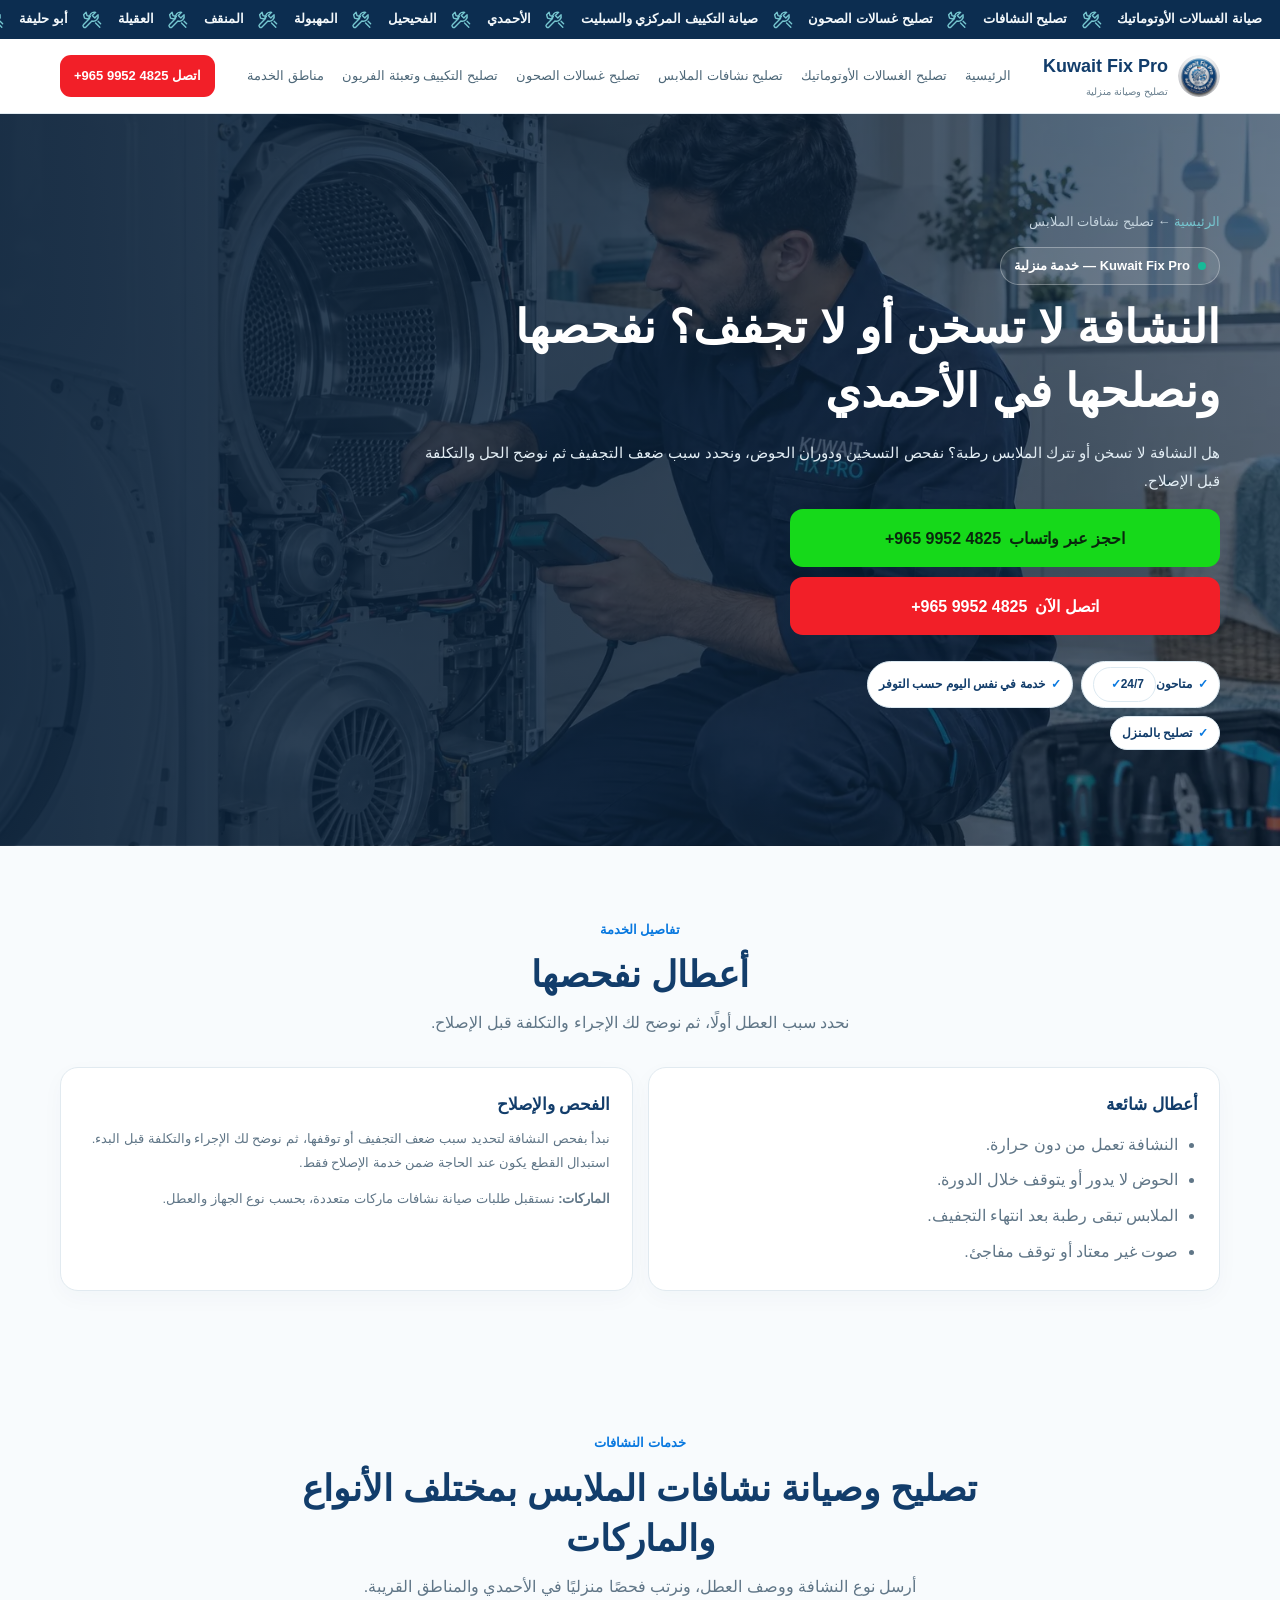
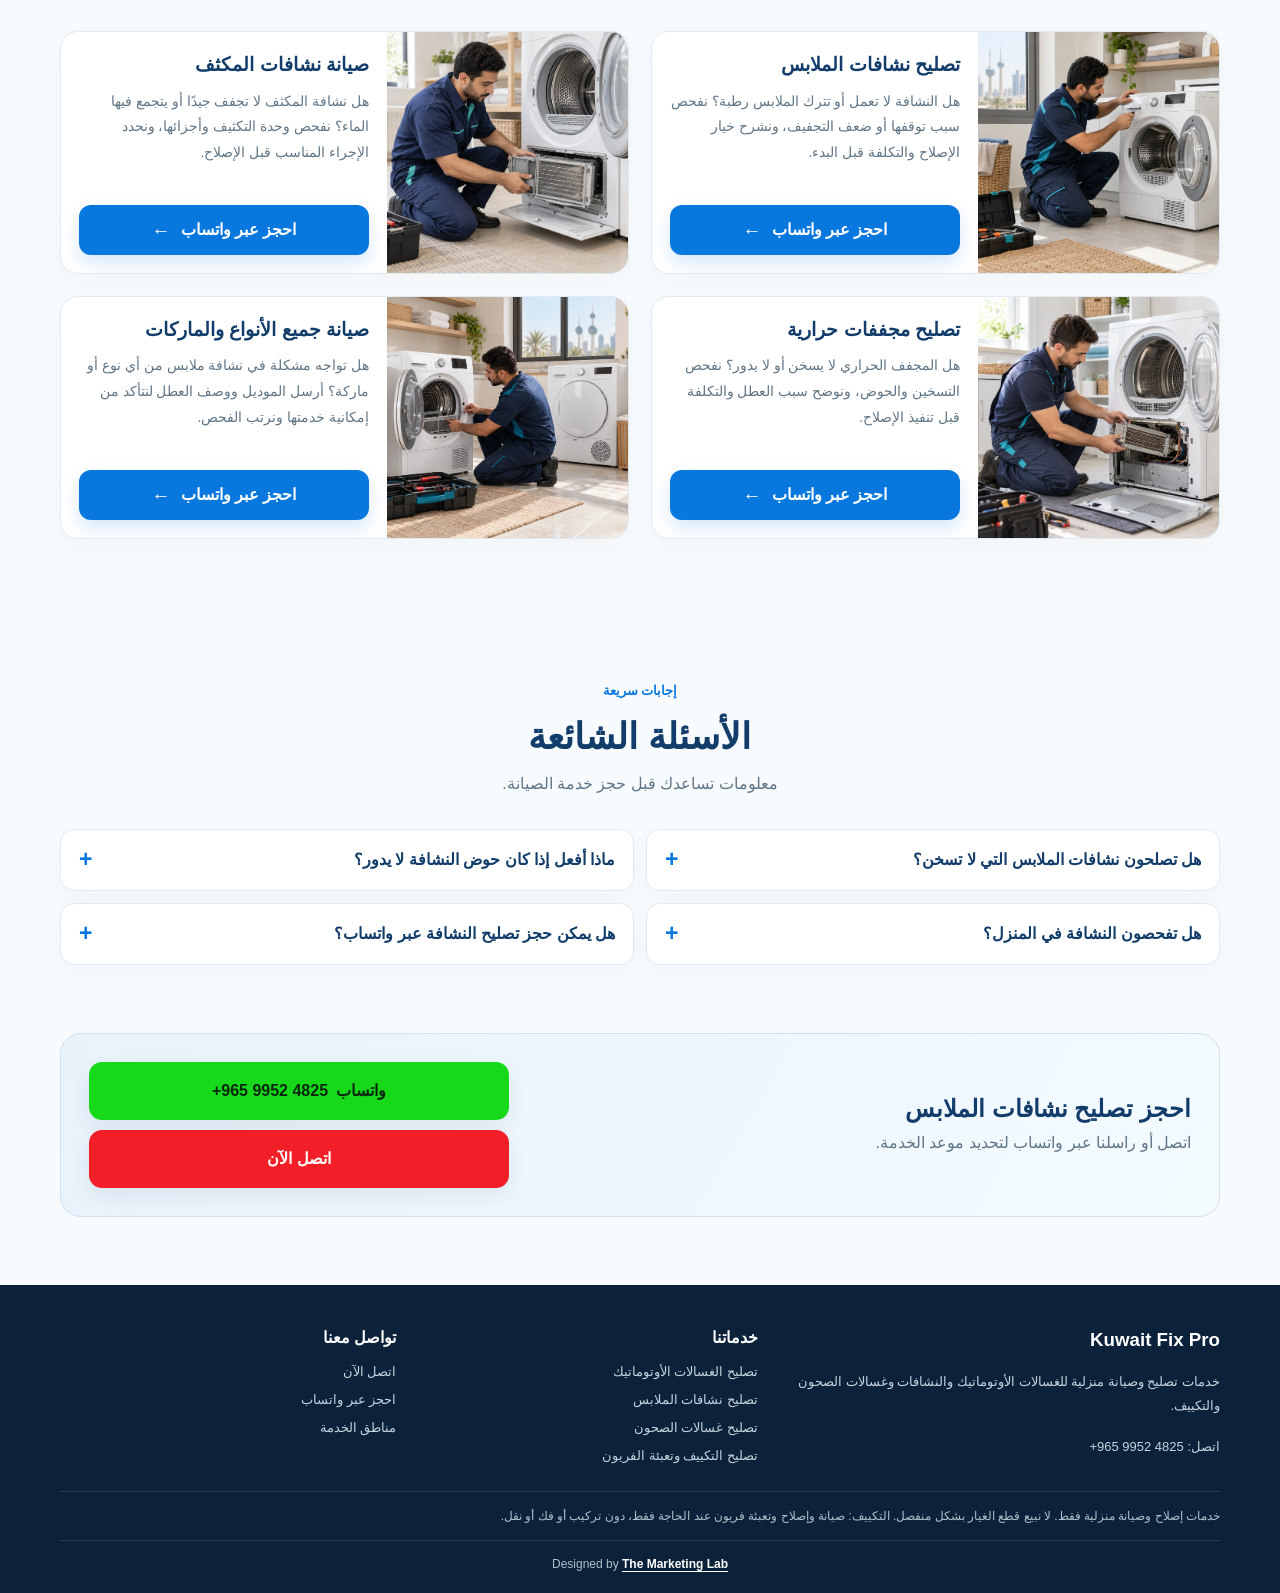
<file: dryer-repair.html>
<!doctype html><html lang="ar-KW" dir="rtl"><head><!-- Google Tag Manager -->
<script>(function(w,d,s,l,i){w[l]=w[l]||[];w[l].push({"gtm.start":new Date().getTime(),event:"gtm.js"});var f=d.getElementsByTagName(s)[0],j=d.createElement(s),dl=l!=="dataLayer"?"&l="+l:"";j.async=true;j.src="https://www.googletagmanager.com/gtm.js?id="+i+dl;f.parentNode.insertBefore(j,f);})(window,document,"script","dataLayer","GTM-T76RTGN5");</script>
<!-- End Google Tag Manager --><script async src="https://www.googletagmanager.com/gtag/js?id=AW-16918937818"></script>
<script>window.dataLayer=window.dataLayer||[];function gtag(){dataLayer.push(arguments);}gtag("js",new Date());gtag("config","AW-16918937818");</script>
<meta charset="utf-8"><meta name="viewport" content="width=device-width, initial-scale=1, minimum-scale=1, maximum-scale=1, user-scalable=no, viewport-fit=cover"><meta name="theme-color" content="#123d6b"><meta name="robots" content="index,follow,max-image-preview:large"><title>تصليح نشافات ملابس في الأحمدي | Kuwait Fix Pro</title><meta name="description" content="النشافة لا تسخن أو تترك الملابس رطبة؟ تصليح نشافات الملابس في الأحمدي والمناطق القريبة. نفحص السبب ونوضح التكلفة قبل الإصلاح؛ احجز عبر الاتصال أو واتساب."><link rel="canonical" href="https://www.kuwaitfixpro.com/dryer-repair"><meta property="og:locale" content="ar_KW"><meta property="og:type" content="website"><meta property="og:site_name" content="Kuwait Fix Pro"><meta property="og:url" content="https://www.kuwaitfixpro.com/dryer-repair"><meta property="og:title" content="تصليح نشافات ملابس في الأحمدي | Kuwait Fix Pro"><meta property="og:description" content="النشافة لا تسخن أو تترك الملابس رطبة؟ تصليح نشافات الملابس في الأحمدي والمناطق القريبة. نفحص السبب ونوضح التكلفة قبل الإصلاح؛ احجز عبر الاتصال أو واتساب."><meta name="twitter:card" content="summary_large_image"><meta name="twitter:title" content="تصليح نشافات ملابس في الأحمدي | Kuwait Fix Pro"><meta name="twitter:description" content="النشافة لا تسخن أو تترك الملابس رطبة؟ تصليح نشافات الملابس في الأحمدي والمناطق القريبة. نفحص السبب ونوضح التكلفة قبل الإصلاح؛ احجز عبر الاتصال أو واتساب."><script type="application/ld+json">{"@context": "https://schema.org", "@type": "FAQPage", "mainEntity": [{"@type": "Question", "name": "هل تصلحون نشافات الملابس التي لا تسخن؟", "acceptedAnswer": {"@type": "Answer", "text": "نعم، نفحص سبب ضعف أو انقطاع الحرارة ونوضح خيار الإصلاح والتكلفة قبل البدء."}}, {"@type": "Question", "name": "ماذا أفعل إذا كان حوض النشافة لا يدور؟", "acceptedAnswer": {"@type": "Answer", "text": "أرسل نوع الجهاز ووصف المشكلة عبر واتساب، ونرتب فحص النشافة وتحديد سبب توقف الحوض."}}, {"@type": "Question", "name": "هل تفحصون النشافة في المنزل؟", "acceptedAnswer": {"@type": "Answer", "text": "نعم، تتوفر خدمة الفحص المنزلي في الأحمدي والمناطق التي نغطيها، مع تأكيد الموعد حسب المنطقة."}}, {"@type": "Question", "name": "هل يمكن حجز تصليح النشافة عبر واتساب؟", "acceptedAnswer": {"@type": "Answer", "text": "نعم، أرسل لنا رسالة على واتساب مع الماركة والعطل لترتيب الحجز."}}]}</script><link rel="icon" type="image/png" href="/assets/kuwait-fix-pro-logo.png"><link rel="stylesheet" href="style.css"></head><body><!-- Google Tag Manager (noscript) -->
<noscript><iframe src="https://www.googletagmanager.com/ns.html?id=GTM-T76RTGN5" height="0" width="0" style="display:none;visibility:hidden"></iframe></noscript>
<!-- End Google Tag Manager (noscript) --><div class="topbar"><div class="ticker-viewport" role="region" aria-label="خدمات ومناطق Kuwait Fix Pro"><div class="ticker-track"><div class="ticker-run" dir="rtl"><span class="ticker-item">صيانة الغسالات الأوتوماتيك</span><span class="ticker-separator"><svg viewBox="0 0 28 24" aria-hidden="true"><path d="M17.9 3.3a6.1 6.1 0 0 0-7.5 7.5L3.1 18a2.1 2.1 0 0 0 3 3l7.2-7.2a6.1 6.1 0 0 0 7.5-7.5l-4 4-3.1-3.1z"/><path d="m17.7 16.2 5.2 5.2m-2.1-7.3 3.1 3.1M6.2 3.2l1.1 4.1 4.1 1.1-3 3-4.1-1.1-1.1-4.1z"/></svg></span><span class="ticker-item">تصليح النشافات</span><span class="ticker-separator"><svg viewBox="0 0 28 24" aria-hidden="true"><path d="M17.9 3.3a6.1 6.1 0 0 0-7.5 7.5L3.1 18a2.1 2.1 0 0 0 3 3l7.2-7.2a6.1 6.1 0 0 0 7.5-7.5l-4 4-3.1-3.1z"/><path d="m17.7 16.2 5.2 5.2m-2.1-7.3 3.1 3.1M6.2 3.2l1.1 4.1 4.1 1.1-3 3-4.1-1.1-1.1-4.1z"/></svg></span><span class="ticker-item">تصليح غسالات الصحون</span><span class="ticker-separator"><svg viewBox="0 0 28 24" aria-hidden="true"><path d="M17.9 3.3a6.1 6.1 0 0 0-7.5 7.5L3.1 18a2.1 2.1 0 0 0 3 3l7.2-7.2a6.1 6.1 0 0 0 7.5-7.5l-4 4-3.1-3.1z"/><path d="m17.7 16.2 5.2 5.2m-2.1-7.3 3.1 3.1M6.2 3.2l1.1 4.1 4.1 1.1-3 3-4.1-1.1-1.1-4.1z"/></svg></span><span class="ticker-item">صيانة التكييف المركزي والسبليت</span><span class="ticker-separator"><svg viewBox="0 0 28 24" aria-hidden="true"><path d="M17.9 3.3a6.1 6.1 0 0 0-7.5 7.5L3.1 18a2.1 2.1 0 0 0 3 3l7.2-7.2a6.1 6.1 0 0 0 7.5-7.5l-4 4-3.1-3.1z"/><path d="m17.7 16.2 5.2 5.2m-2.1-7.3 3.1 3.1M6.2 3.2l1.1 4.1 4.1 1.1-3 3-4.1-1.1-1.1-4.1z"/></svg></span><span class="ticker-item">الأحمدي</span><span class="ticker-separator"><svg viewBox="0 0 28 24" aria-hidden="true"><path d="M17.9 3.3a6.1 6.1 0 0 0-7.5 7.5L3.1 18a2.1 2.1 0 0 0 3 3l7.2-7.2a6.1 6.1 0 0 0 7.5-7.5l-4 4-3.1-3.1z"/><path d="m17.7 16.2 5.2 5.2m-2.1-7.3 3.1 3.1M6.2 3.2l1.1 4.1 4.1 1.1-3 3-4.1-1.1-1.1-4.1z"/></svg></span><span class="ticker-item">الفحيحيل</span><span class="ticker-separator"><svg viewBox="0 0 28 24" aria-hidden="true"><path d="M17.9 3.3a6.1 6.1 0 0 0-7.5 7.5L3.1 18a2.1 2.1 0 0 0 3 3l7.2-7.2a6.1 6.1 0 0 0 7.5-7.5l-4 4-3.1-3.1z"/><path d="m17.7 16.2 5.2 5.2m-2.1-7.3 3.1 3.1M6.2 3.2l1.1 4.1 4.1 1.1-3 3-4.1-1.1-1.1-4.1z"/></svg></span><span class="ticker-item">المهبولة</span><span class="ticker-separator"><svg viewBox="0 0 28 24" aria-hidden="true"><path d="M17.9 3.3a6.1 6.1 0 0 0-7.5 7.5L3.1 18a2.1 2.1 0 0 0 3 3l7.2-7.2a6.1 6.1 0 0 0 7.5-7.5l-4 4-3.1-3.1z"/><path d="m17.7 16.2 5.2 5.2m-2.1-7.3 3.1 3.1M6.2 3.2l1.1 4.1 4.1 1.1-3 3-4.1-1.1-1.1-4.1z"/></svg></span><span class="ticker-item">المنقف</span><span class="ticker-separator"><svg viewBox="0 0 28 24" aria-hidden="true"><path d="M17.9 3.3a6.1 6.1 0 0 0-7.5 7.5L3.1 18a2.1 2.1 0 0 0 3 3l7.2-7.2a6.1 6.1 0 0 0 7.5-7.5l-4 4-3.1-3.1z"/><path d="m17.7 16.2 5.2 5.2m-2.1-7.3 3.1 3.1M6.2 3.2l1.1 4.1 4.1 1.1-3 3-4.1-1.1-1.1-4.1z"/></svg></span><span class="ticker-item">العقيلة</span><span class="ticker-separator"><svg viewBox="0 0 28 24" aria-hidden="true"><path d="M17.9 3.3a6.1 6.1 0 0 0-7.5 7.5L3.1 18a2.1 2.1 0 0 0 3 3l7.2-7.2a6.1 6.1 0 0 0 7.5-7.5l-4 4-3.1-3.1z"/><path d="m17.7 16.2 5.2 5.2m-2.1-7.3 3.1 3.1M6.2 3.2l1.1 4.1 4.1 1.1-3 3-4.1-1.1-1.1-4.1z"/></svg></span><span class="ticker-item">أبو حليفة</span><span class="ticker-separator"><svg viewBox="0 0 28 24" aria-hidden="true"><path d="M17.9 3.3a6.1 6.1 0 0 0-7.5 7.5L3.1 18a2.1 2.1 0 0 0 3 3l7.2-7.2a6.1 6.1 0 0 0 7.5-7.5l-4 4-3.1-3.1z"/><path d="m17.7 16.2 5.2 5.2m-2.1-7.3 3.1 3.1M6.2 3.2l1.1 4.1 4.1 1.1-3 3-4.1-1.1-1.1-4.1z"/></svg></span><span class="ticker-item">الفنطاس</span><span class="ticker-separator"><svg viewBox="0 0 28 24" aria-hidden="true"><path d="M17.9 3.3a6.1 6.1 0 0 0-7.5 7.5L3.1 18a2.1 2.1 0 0 0 3 3l7.2-7.2a6.1 6.1 0 0 0 7.5-7.5l-4 4-3.1-3.1z"/><path d="m17.7 16.2 5.2 5.2m-2.1-7.3 3.1 3.1M6.2 3.2l1.1 4.1 4.1 1.1-3 3-4.1-1.1-1.1-4.1z"/></svg></span><span class="ticker-item">صباح السالم</span><span class="ticker-separator"><svg viewBox="0 0 28 24" aria-hidden="true"><path d="M17.9 3.3a6.1 6.1 0 0 0-7.5 7.5L3.1 18a2.1 2.1 0 0 0 3 3l7.2-7.2a6.1 6.1 0 0 0 7.5-7.5l-4 4-3.1-3.1z"/><path d="m17.7 16.2 5.2 5.2m-2.1-7.3 3.1 3.1M6.2 3.2l1.1 4.1 4.1 1.1-3 3-4.1-1.1-1.1-4.1z"/></svg></span><span class="ticker-item">مبارك الكبير</span><span class="ticker-separator"><svg viewBox="0 0 28 24" aria-hidden="true"><path d="M17.9 3.3a6.1 6.1 0 0 0-7.5 7.5L3.1 18a2.1 2.1 0 0 0 3 3l7.2-7.2a6.1 6.1 0 0 0 7.5-7.5l-4 4-3.1-3.1z"/><path d="m17.7 16.2 5.2 5.2m-2.1-7.3 3.1 3.1M6.2 3.2l1.1 4.1 4.1 1.1-3 3-4.1-1.1-1.1-4.1z"/></svg></span><span class="ticker-item">خدمة منزلية</span><span class="ticker-separator"><svg viewBox="0 0 28 24" aria-hidden="true"><path d="M17.9 3.3a6.1 6.1 0 0 0-7.5 7.5L3.1 18a2.1 2.1 0 0 0 3 3l7.2-7.2a6.1 6.1 0 0 0 7.5-7.5l-4 4-3.1-3.1z"/><path d="m17.7 16.2 5.2 5.2m-2.1-7.3 3.1 3.1M6.2 3.2l1.1 4.1 4.1 1.1-3 3-4.1-1.1-1.1-4.1z"/></svg></span><span class="ticker-item">متاحون 24/7</span><span class="ticker-separator"><svg viewBox="0 0 28 24" aria-hidden="true"><path d="M17.9 3.3a6.1 6.1 0 0 0-7.5 7.5L3.1 18a2.1 2.1 0 0 0 3 3l7.2-7.2a6.1 6.1 0 0 0 7.5-7.5l-4 4-3.1-3.1z"/><path d="m17.7 16.2 5.2 5.2m-2.1-7.3 3.1 3.1M6.2 3.2l1.1 4.1 4.1 1.1-3 3-4.1-1.1-1.1-4.1z"/></svg></span><span class="ticker-item">خدمة في نفس اليوم حسب التوفر</span><span class="ticker-separator"><svg viewBox="0 0 28 24" aria-hidden="true"><path d="M17.9 3.3a6.1 6.1 0 0 0-7.5 7.5L3.1 18a2.1 2.1 0 0 0 3 3l7.2-7.2a6.1 6.1 0 0 0 7.5-7.5l-4 4-3.1-3.1z"/><path d="m17.7 16.2 5.2 5.2m-2.1-7.3 3.1 3.1M6.2 3.2l1.1 4.1 4.1 1.1-3 3-4.1-1.1-1.1-4.1z"/></svg></span><span class="ticker-item">نوضح التكلفة قبل الإصلاح</span><span class="ticker-separator"><svg viewBox="0 0 28 24" aria-hidden="true"><path d="M17.9 3.3a6.1 6.1 0 0 0-7.5 7.5L3.1 18a2.1 2.1 0 0 0 3 3l7.2-7.2a6.1 6.1 0 0 0 7.5-7.5l-4 4-3.1-3.1z"/><path d="m17.7 16.2 5.2 5.2m-2.1-7.3 3.1 3.1M6.2 3.2l1.1 4.1 4.1 1.1-3 3-4.1-1.1-1.1-4.1z"/></svg></span></div><div class="ticker-run" dir="rtl" aria-hidden="true"><span class="ticker-item">صيانة الغسالات الأوتوماتيك</span><span class="ticker-separator"><svg viewBox="0 0 28 24" aria-hidden="true"><path d="M17.9 3.3a6.1 6.1 0 0 0-7.5 7.5L3.1 18a2.1 2.1 0 0 0 3 3l7.2-7.2a6.1 6.1 0 0 0 7.5-7.5l-4 4-3.1-3.1z"/><path d="m17.7 16.2 5.2 5.2m-2.1-7.3 3.1 3.1M6.2 3.2l1.1 4.1 4.1 1.1-3 3-4.1-1.1-1.1-4.1z"/></svg></span><span class="ticker-item">تصليح النشافات</span><span class="ticker-separator"><svg viewBox="0 0 28 24" aria-hidden="true"><path d="M17.9 3.3a6.1 6.1 0 0 0-7.5 7.5L3.1 18a2.1 2.1 0 0 0 3 3l7.2-7.2a6.1 6.1 0 0 0 7.5-7.5l-4 4-3.1-3.1z"/><path d="m17.7 16.2 5.2 5.2m-2.1-7.3 3.1 3.1M6.2 3.2l1.1 4.1 4.1 1.1-3 3-4.1-1.1-1.1-4.1z"/></svg></span><span class="ticker-item">تصليح غسالات الصحون</span><span class="ticker-separator"><svg viewBox="0 0 28 24" aria-hidden="true"><path d="M17.9 3.3a6.1 6.1 0 0 0-7.5 7.5L3.1 18a2.1 2.1 0 0 0 3 3l7.2-7.2a6.1 6.1 0 0 0 7.5-7.5l-4 4-3.1-3.1z"/><path d="m17.7 16.2 5.2 5.2m-2.1-7.3 3.1 3.1M6.2 3.2l1.1 4.1 4.1 1.1-3 3-4.1-1.1-1.1-4.1z"/></svg></span><span class="ticker-item">صيانة التكييف المركزي والسبليت</span><span class="ticker-separator"><svg viewBox="0 0 28 24" aria-hidden="true"><path d="M17.9 3.3a6.1 6.1 0 0 0-7.5 7.5L3.1 18a2.1 2.1 0 0 0 3 3l7.2-7.2a6.1 6.1 0 0 0 7.5-7.5l-4 4-3.1-3.1z"/><path d="m17.7 16.2 5.2 5.2m-2.1-7.3 3.1 3.1M6.2 3.2l1.1 4.1 4.1 1.1-3 3-4.1-1.1-1.1-4.1z"/></svg></span><span class="ticker-item">الأحمدي</span><span class="ticker-separator"><svg viewBox="0 0 28 24" aria-hidden="true"><path d="M17.9 3.3a6.1 6.1 0 0 0-7.5 7.5L3.1 18a2.1 2.1 0 0 0 3 3l7.2-7.2a6.1 6.1 0 0 0 7.5-7.5l-4 4-3.1-3.1z"/><path d="m17.7 16.2 5.2 5.2m-2.1-7.3 3.1 3.1M6.2 3.2l1.1 4.1 4.1 1.1-3 3-4.1-1.1-1.1-4.1z"/></svg></span><span class="ticker-item">الفحيحيل</span><span class="ticker-separator"><svg viewBox="0 0 28 24" aria-hidden="true"><path d="M17.9 3.3a6.1 6.1 0 0 0-7.5 7.5L3.1 18a2.1 2.1 0 0 0 3 3l7.2-7.2a6.1 6.1 0 0 0 7.5-7.5l-4 4-3.1-3.1z"/><path d="m17.7 16.2 5.2 5.2m-2.1-7.3 3.1 3.1M6.2 3.2l1.1 4.1 4.1 1.1-3 3-4.1-1.1-1.1-4.1z"/></svg></span><span class="ticker-item">المهبولة</span><span class="ticker-separator"><svg viewBox="0 0 28 24" aria-hidden="true"><path d="M17.9 3.3a6.1 6.1 0 0 0-7.5 7.5L3.1 18a2.1 2.1 0 0 0 3 3l7.2-7.2a6.1 6.1 0 0 0 7.5-7.5l-4 4-3.1-3.1z"/><path d="m17.7 16.2 5.2 5.2m-2.1-7.3 3.1 3.1M6.2 3.2l1.1 4.1 4.1 1.1-3 3-4.1-1.1-1.1-4.1z"/></svg></span><span class="ticker-item">المنقف</span><span class="ticker-separator"><svg viewBox="0 0 28 24" aria-hidden="true"><path d="M17.9 3.3a6.1 6.1 0 0 0-7.5 7.5L3.1 18a2.1 2.1 0 0 0 3 3l7.2-7.2a6.1 6.1 0 0 0 7.5-7.5l-4 4-3.1-3.1z"/><path d="m17.7 16.2 5.2 5.2m-2.1-7.3 3.1 3.1M6.2 3.2l1.1 4.1 4.1 1.1-3 3-4.1-1.1-1.1-4.1z"/></svg></span><span class="ticker-item">العقيلة</span><span class="ticker-separator"><svg viewBox="0 0 28 24" aria-hidden="true"><path d="M17.9 3.3a6.1 6.1 0 0 0-7.5 7.5L3.1 18a2.1 2.1 0 0 0 3 3l7.2-7.2a6.1 6.1 0 0 0 7.5-7.5l-4 4-3.1-3.1z"/><path d="m17.7 16.2 5.2 5.2m-2.1-7.3 3.1 3.1M6.2 3.2l1.1 4.1 4.1 1.1-3 3-4.1-1.1-1.1-4.1z"/></svg></span><span class="ticker-item">أبو حليفة</span><span class="ticker-separator"><svg viewBox="0 0 28 24" aria-hidden="true"><path d="M17.9 3.3a6.1 6.1 0 0 0-7.5 7.5L3.1 18a2.1 2.1 0 0 0 3 3l7.2-7.2a6.1 6.1 0 0 0 7.5-7.5l-4 4-3.1-3.1z"/><path d="m17.7 16.2 5.2 5.2m-2.1-7.3 3.1 3.1M6.2 3.2l1.1 4.1 4.1 1.1-3 3-4.1-1.1-1.1-4.1z"/></svg></span><span class="ticker-item">الفنطاس</span><span class="ticker-separator"><svg viewBox="0 0 28 24" aria-hidden="true"><path d="M17.9 3.3a6.1 6.1 0 0 0-7.5 7.5L3.1 18a2.1 2.1 0 0 0 3 3l7.2-7.2a6.1 6.1 0 0 0 7.5-7.5l-4 4-3.1-3.1z"/><path d="m17.7 16.2 5.2 5.2m-2.1-7.3 3.1 3.1M6.2 3.2l1.1 4.1 4.1 1.1-3 3-4.1-1.1-1.1-4.1z"/></svg></span><span class="ticker-item">صباح السالم</span><span class="ticker-separator"><svg viewBox="0 0 28 24" aria-hidden="true"><path d="M17.9 3.3a6.1 6.1 0 0 0-7.5 7.5L3.1 18a2.1 2.1 0 0 0 3 3l7.2-7.2a6.1 6.1 0 0 0 7.5-7.5l-4 4-3.1-3.1z"/><path d="m17.7 16.2 5.2 5.2m-2.1-7.3 3.1 3.1M6.2 3.2l1.1 4.1 4.1 1.1-3 3-4.1-1.1-1.1-4.1z"/></svg></span><span class="ticker-item">مبارك الكبير</span><span class="ticker-separator"><svg viewBox="0 0 28 24" aria-hidden="true"><path d="M17.9 3.3a6.1 6.1 0 0 0-7.5 7.5L3.1 18a2.1 2.1 0 0 0 3 3l7.2-7.2a6.1 6.1 0 0 0 7.5-7.5l-4 4-3.1-3.1z"/><path d="m17.7 16.2 5.2 5.2m-2.1-7.3 3.1 3.1M6.2 3.2l1.1 4.1 4.1 1.1-3 3-4.1-1.1-1.1-4.1z"/></svg></span><span class="ticker-item">خدمة منزلية</span><span class="ticker-separator"><svg viewBox="0 0 28 24" aria-hidden="true"><path d="M17.9 3.3a6.1 6.1 0 0 0-7.5 7.5L3.1 18a2.1 2.1 0 0 0 3 3l7.2-7.2a6.1 6.1 0 0 0 7.5-7.5l-4 4-3.1-3.1z"/><path d="m17.7 16.2 5.2 5.2m-2.1-7.3 3.1 3.1M6.2 3.2l1.1 4.1 4.1 1.1-3 3-4.1-1.1-1.1-4.1z"/></svg></span><span class="ticker-item">متاحون 24/7</span><span class="ticker-separator"><svg viewBox="0 0 28 24" aria-hidden="true"><path d="M17.9 3.3a6.1 6.1 0 0 0-7.5 7.5L3.1 18a2.1 2.1 0 0 0 3 3l7.2-7.2a6.1 6.1 0 0 0 7.5-7.5l-4 4-3.1-3.1z"/><path d="m17.7 16.2 5.2 5.2m-2.1-7.3 3.1 3.1M6.2 3.2l1.1 4.1 4.1 1.1-3 3-4.1-1.1-1.1-4.1z"/></svg></span><span class="ticker-item">خدمة في نفس اليوم حسب التوفر</span><span class="ticker-separator"><svg viewBox="0 0 28 24" aria-hidden="true"><path d="M17.9 3.3a6.1 6.1 0 0 0-7.5 7.5L3.1 18a2.1 2.1 0 0 0 3 3l7.2-7.2a6.1 6.1 0 0 0 7.5-7.5l-4 4-3.1-3.1z"/><path d="m17.7 16.2 5.2 5.2m-2.1-7.3 3.1 3.1M6.2 3.2l1.1 4.1 4.1 1.1-3 3-4.1-1.1-1.1-4.1z"/></svg></span><span class="ticker-item">نوضح التكلفة قبل الإصلاح</span><span class="ticker-separator"><svg viewBox="0 0 28 24" aria-hidden="true"><path d="M17.9 3.3a6.1 6.1 0 0 0-7.5 7.5L3.1 18a2.1 2.1 0 0 0 3 3l7.2-7.2a6.1 6.1 0 0 0 7.5-7.5l-4 4-3.1-3.1z"/><path d="m17.7 16.2 5.2 5.2m-2.1-7.3 3.1 3.1M6.2 3.2l1.1 4.1 4.1 1.1-3 3-4.1-1.1-1.1-4.1z"/></svg></span></div></div></div></div><header class="header"><div class="wrap head"><a class="brand" href="/"><span class="brandmark"><img src="/assets/kuwait-fix-pro-logo.png" alt="Kuwait Fix Pro logo for appliance repair and maintenance in Ahmadi, Kuwait"></span><span>Kuwait Fix Pro<small style="display:block;font-size:10px;color:#6b8190;font-weight:500">تصليح وصيانة منزلية</small></span></a><nav class="nav"><a href="/">الرئيسية</a><a href="/washing-machine-repair">تصليح الغسالات الأوتوماتيك</a><a href="/dryer-repair">تصليح نشافات الملابس</a><a href="/dishwasher-repair">تصليح غسالات الصحون</a><a href="/ac-repair">تصليح التكييف وتعبئة الفريون</a><a href="/#areas">مناطق الخدمة</a></nav><a class="head-cta" href="tel:+96599524825">اتصل <span class="ltr" dir="ltr">+965 9952 4825</span></a></div></header><main><section class="service-hero" style="--service-hero-image:url('assets/dryer-service.webp')"><div class="wrap service-hero-grid"><div><div class="breadcrumb"><a href="/">الرئيسية</a> ← تصليح نشافات الملابس</div><span class="eyebrow"><i class="dot"></i> Kuwait Fix Pro — خدمة منزلية</span><h1>النشافة لا تسخن أو لا تجفف؟ نفحصها ونصلحها في الأحمدي</h1><p>هل النشافة لا تسخن أو تترك الملابس رطبة؟ نفحص التسخين ودوران الحوض، ونحدد سبب ضعف التجفيف ثم نوضح الحل والتكلفة قبل الإصلاح.</p><div class="actions"><a class="btn btn-wa" href="https://wa.me/96599524825">احجز عبر واتساب <span class="ltr" dir="ltr">+965 9952 4825</span></a><a class="btn btn-call" href="tel:+96599524825">اتصل الآن <span class="ltr" dir="ltr">+965 9952 4825</span></a><div class="benefits service-benefits"><span>متاحون <span dir="ltr">24/7</span></span><span>خدمة في نفس اليوم حسب التوفر</span><span>تصليح بالمنزل</span></div></div></div></section>
<section class="section"><div class="wrap"><div class="section-head"><span class="kicker">تفاصيل الخدمة</span><h2>أعطال نفحصها</h2><p>نحدد سبب العطل أولًا، ثم نوضح لك الإجراء والتكلفة قبل الإصلاح.</p></div><div class="detail-grid"><article class="card"><h3>أعطال شائعة</h3><ul class="list"><li>النشافة تعمل من دون حرارة.</li><li>الحوض لا يدور أو يتوقف خلال الدورة.</li><li>الملابس تبقى رطبة بعد انتهاء التجفيف.</li><li>صوت غير معتاد أو توقف مفاجئ.</li></ul></article><article class="card"><h3>الفحص والإصلاح</h3><p>نبدأ بفحص النشافة لتحديد سبب ضعف التجفيف أو توقفها، ثم نوضح لك الإجراء والتكلفة قبل البدء. استبدال القطع يكون عند الحاجة ضمن خدمة الإصلاح فقط.</p><p><b>الماركات:</b> نستقبل طلبات صيانة نشافات ماركات متعددة، بحسب نوع الجهاز والعطل.</p></article></div></div></section><section class="section dryer-services" id="dryer-services"><div class="wrap"><div class="section-head"><span class="kicker">خدمات النشافات</span><h2>تصليح وصيانة نشافات الملابس بمختلف الأنواع والماركات</h2><p>أرسل نوع النشافة ووصف العطل، ونرتب فحصًا منزليًا في الأحمدي والمناطق القريبة.</p></div><div class="dryer-service-grid"><article class="card dryer-service-card"><img src="assets/dryer-repair-general.webp" alt="فني يفحص نشافة ملابس أمامية في المنزل" title="فني يفحص نشافة ملابس أمامية في المنزل" loading="lazy"><div class="dryer-service-body"><h3>تصليح نشافات الملابس</h3><p>هل النشافة لا تعمل أو تترك الملابس رطبة؟ نفحص سبب توقفها أو ضعف التجفيف، ونشرح خيار الإصلاح والتكلفة قبل البدء.</p><a class="service-card-cta" href="https://wa.me/96599524825">احجز عبر واتساب <span aria-hidden="true">←</span></a></div></article><article class="card dryer-service-card"><img src="assets/condenser-dryer-maintenance.webp" alt="فني يصون وحدة التكثيف في نشافة ملابس" title="فني يصون وحدة التكثيف في نشافة ملابس" loading="lazy"><div class="dryer-service-body"><h3>صيانة نشافات المكثف</h3><p>هل نشافة المكثف لا تجفف جيدًا أو يتجمع فيها الماء؟ نفحص وحدة التكثيف وأجزائها، ونحدد الإجراء المناسب قبل الإصلاح.</p><a class="service-card-cta" href="https://wa.me/96599524825">احجز عبر واتساب <span aria-hidden="true">←</span></a></div></article><article class="card dryer-service-card"><img src="assets/thermal-dryer-repair.webp" alt="فني يفحص أجزاء التسخين في مجفف ملابس" title="فني يفحص أجزاء التسخين في مجفف ملابس" loading="lazy"><div class="dryer-service-body"><h3>تصليح مجففات حرارية</h3><p>هل المجفف الحراري لا يسخن أو لا يدور؟ نفحص التسخين والحوض، ونوضح سبب العطل والتكلفة قبل تنفيذ الإصلاح.</p><a class="service-card-cta" href="https://wa.me/96599524825">احجز عبر واتساب <span aria-hidden="true">←</span></a></div></article><article class="card dryer-service-card"><img src="assets/all-brands-dryer-service.webp" alt="فني يفحص نشافتين من نوعين مختلفين" title="فني يفحص نشافتين من نوعين مختلفين" loading="lazy"><div class="dryer-service-body"><h3>صيانة جميع الأنواع والماركات</h3><p>هل تواجه مشكلة في نشافة ملابس من أي نوع أو ماركة؟ أرسل الموديل ووصف العطل لنتأكد من إمكانية خدمتها ونرتب الفحص.</p><a class="service-card-cta" href="https://wa.me/96599524825">احجز عبر واتساب <span aria-hidden="true">←</span></a></div></article></div></div></section><section class="section faq-section" id="faq"><div class="wrap"><div class="section-head"><span class="kicker">إجابات سريعة</span><h2>الأسئلة الشائعة</h2><p>معلومات تساعدك قبل حجز خدمة الصيانة.</p></div><div class="faq-grid"><details class="faq-item"><summary>هل تصلحون نشافات الملابس التي لا تسخن؟</summary><p>نعم، نفحص سبب ضعف أو انقطاع الحرارة ونوضح خيار الإصلاح والتكلفة قبل البدء.</p></details><details class="faq-item"><summary>ماذا أفعل إذا كان حوض النشافة لا يدور؟</summary><p>أرسل نوع الجهاز ووصف المشكلة عبر واتساب، ونرتب فحص النشافة وتحديد سبب توقف الحوض.</p></details><details class="faq-item"><summary>هل تفحصون النشافة في المنزل؟</summary><p>نعم، تتوفر خدمة الفحص المنزلي في الأحمدي والمناطق التي نغطيها، مع تأكيد الموعد حسب المنطقة.</p></details><details class="faq-item"><summary>هل يمكن حجز تصليح النشافة عبر واتساب؟</summary><p>نعم، أرسل لنا رسالة على واتساب مع الماركة والعطل لترتيب الحجز.</p></details></div></div></section>
<section class="section" style="padding-top:0"><div class="wrap"><div class="cta"><div><h2>احجز تصليح نشافات الملابس</h2><p>اتصل أو راسلنا عبر واتساب لتحديد موعد الخدمة.</p></div><div class="actions"><a class="btn btn-wa" href="https://wa.me/96599524825">واتساب <span class="ltr" dir="ltr">+965 9952 4825</span></a><a class="btn btn-call" href="tel:+96599524825">اتصل الآن</a></div></div></div></section></main><footer><div class="wrap"><div class="footgrid"><div><h3>Kuwait Fix Pro</h3><p>خدمات تصليح وصيانة منزلية للغسالات الأوتوماتيك والنشافات وغسالات الصحون والتكييف.</p><a href="tel:+96599524825">اتصل: <span class="ltr" dir="ltr">+965 9952 4825</span></a></div><div><h4>خدماتنا</h4><div class="footlinks"><a href="/washing-machine-repair">تصليح الغسالات الأوتوماتيك</a><a href="/dryer-repair">تصليح نشافات الملابس</a><a href="/dishwasher-repair">تصليح غسالات الصحون</a><a href="/ac-repair">تصليح التكييف وتعبئة الفريون</a></div></div><div><h4>تواصل معنا</h4><div class="footlinks"><a href="tel:+96599524825">اتصل الآن</a><a href="https://wa.me/96599524825">احجز عبر واتساب</a><a href="/#areas">مناطق الخدمة</a></div></div></div><div class="disclaimer">خدمات إصلاح وصيانة منزلية فقط. لا نبيع قطع الغيار بشكل منفصل. التكييف: صيانة وإصلاح وتعبئة فريون عند الحاجة فقط، دون تركيب أو فك أو نقل.</div><div class="credit" dir="ltr">Designed by <a href="https://themarketinglabdigital.com" target="_blank" rel="noopener noreferrer">The Marketing Lab</a></div></div></footer><div class="mobile-bar" aria-label="تواصل سريع"><a class="btn btn-wa" href="https://wa.me/96599524825" aria-label="تواصل عبر واتساب"><svg viewBox="0 0 24 24" aria-hidden="true"><path d="M20.4 11.7a8.4 8.4 0 0 1-12.2 7.5L4 20l.9-4.1a8.4 8.4 0 1 1 15.5-4.2Z"/><path d="M9.1 8.4c.2-.5.5-.7.9-.7h.5c.2 0 .4.1.5.4l.7 1.8c.1.3.1.5-.1.7l-.6.8c-.2.2-.2.4-.1.6.6 1.1 1.5 2 2.7 2.6.2.1.4.1.6-.1l.8-.9c.2-.2.4-.2.7-.1l1.7.8c.3.1.4.3.4.5 0 .5-.2 1-.6 1.3-.5.5-1.3.7-2 .5-1.4-.3-2.9-1.2-4.2-2.5-1.3-1.3-2.1-2.7-2.4-4.1-.2-.6 0-1.2.5-1.6Z"/></svg><span>واتساب</span></a><a class="btn btn-call" href="tel:+96599524825" aria-label="اتصل على +965 9952 4825"><svg viewBox="0 0 24 24" aria-hidden="true"><path d="M6.6 3.5 9 3l2 4.4-1.8 1.7a15 15 0 0 0 5.7 5.7l1.7-1.8 4.4 2-.5 2.4c-.2 1-1.1 1.7-2.1 1.6A17.5 17.5 0 0 1 5 5.6c-.1-1 .6-1.9 1.6-2.1Z"/></svg><span>اتصل</span></a></div></body></html>
</file>
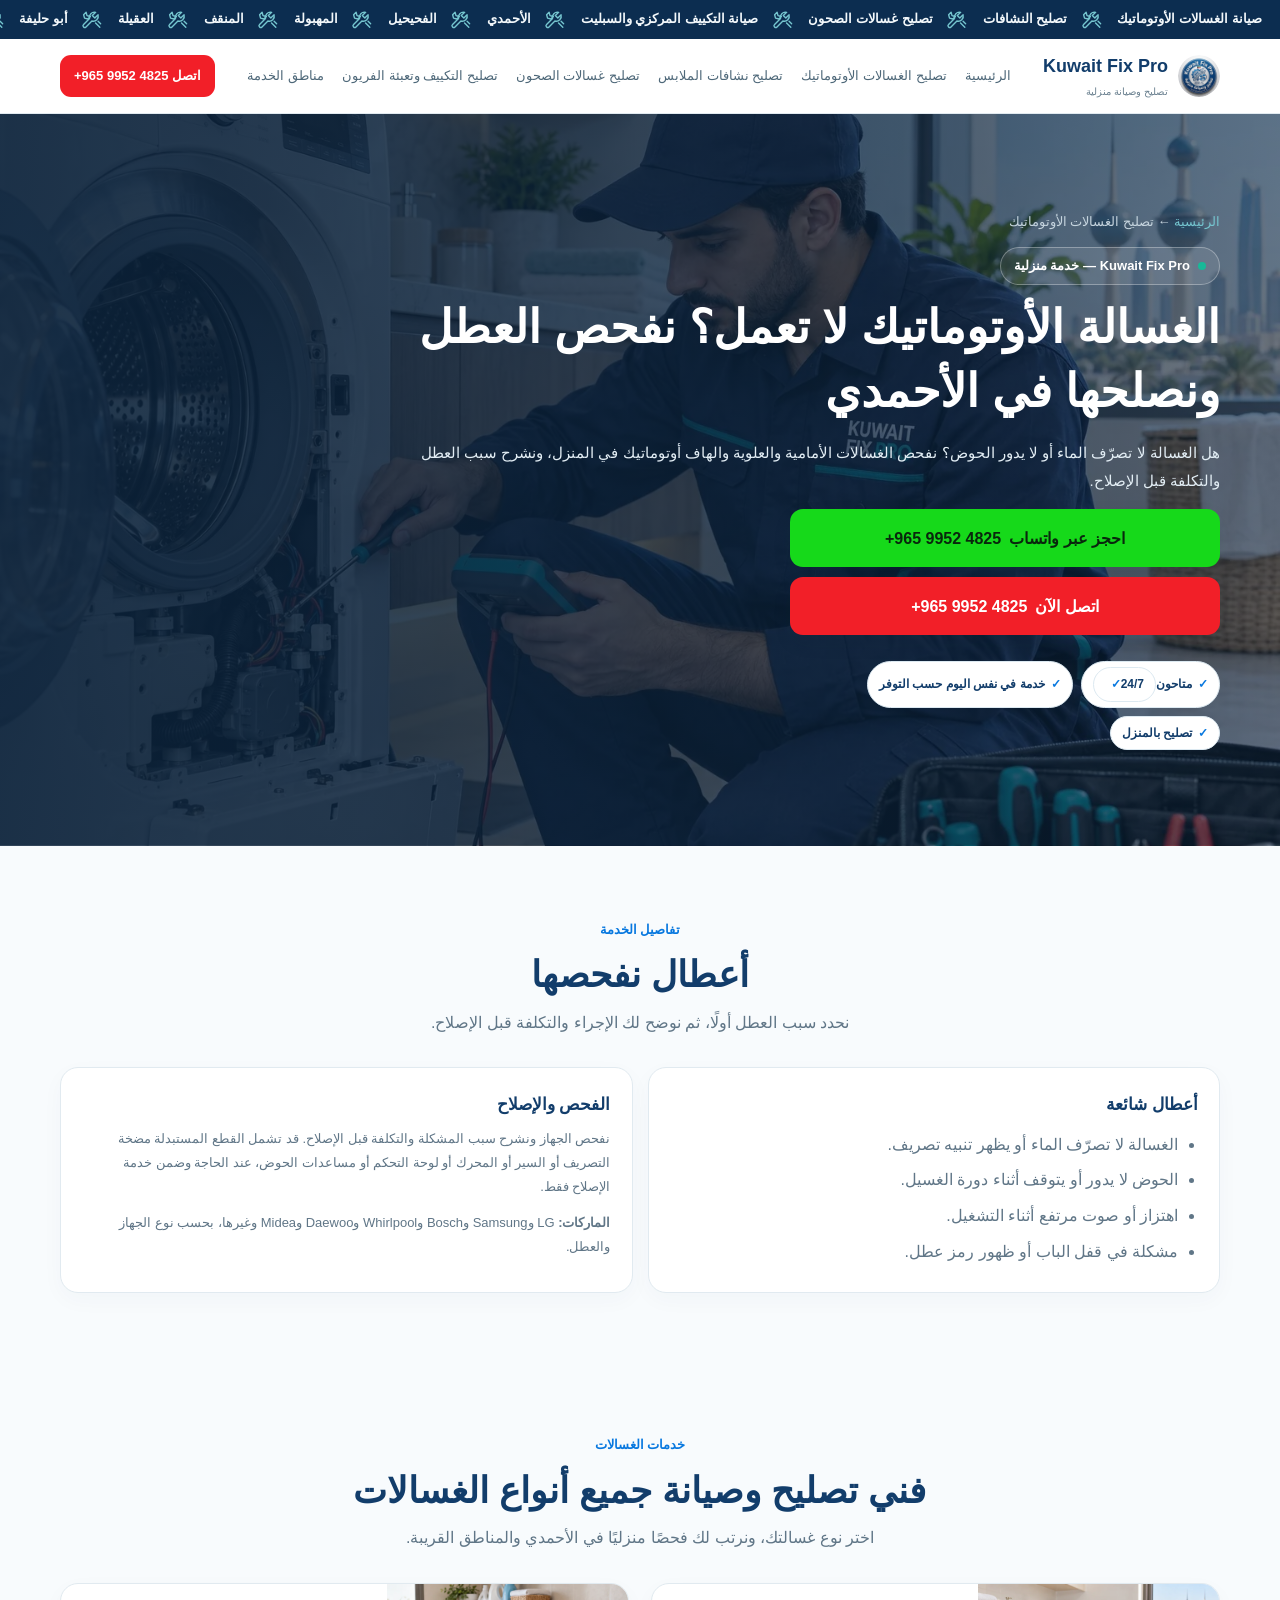
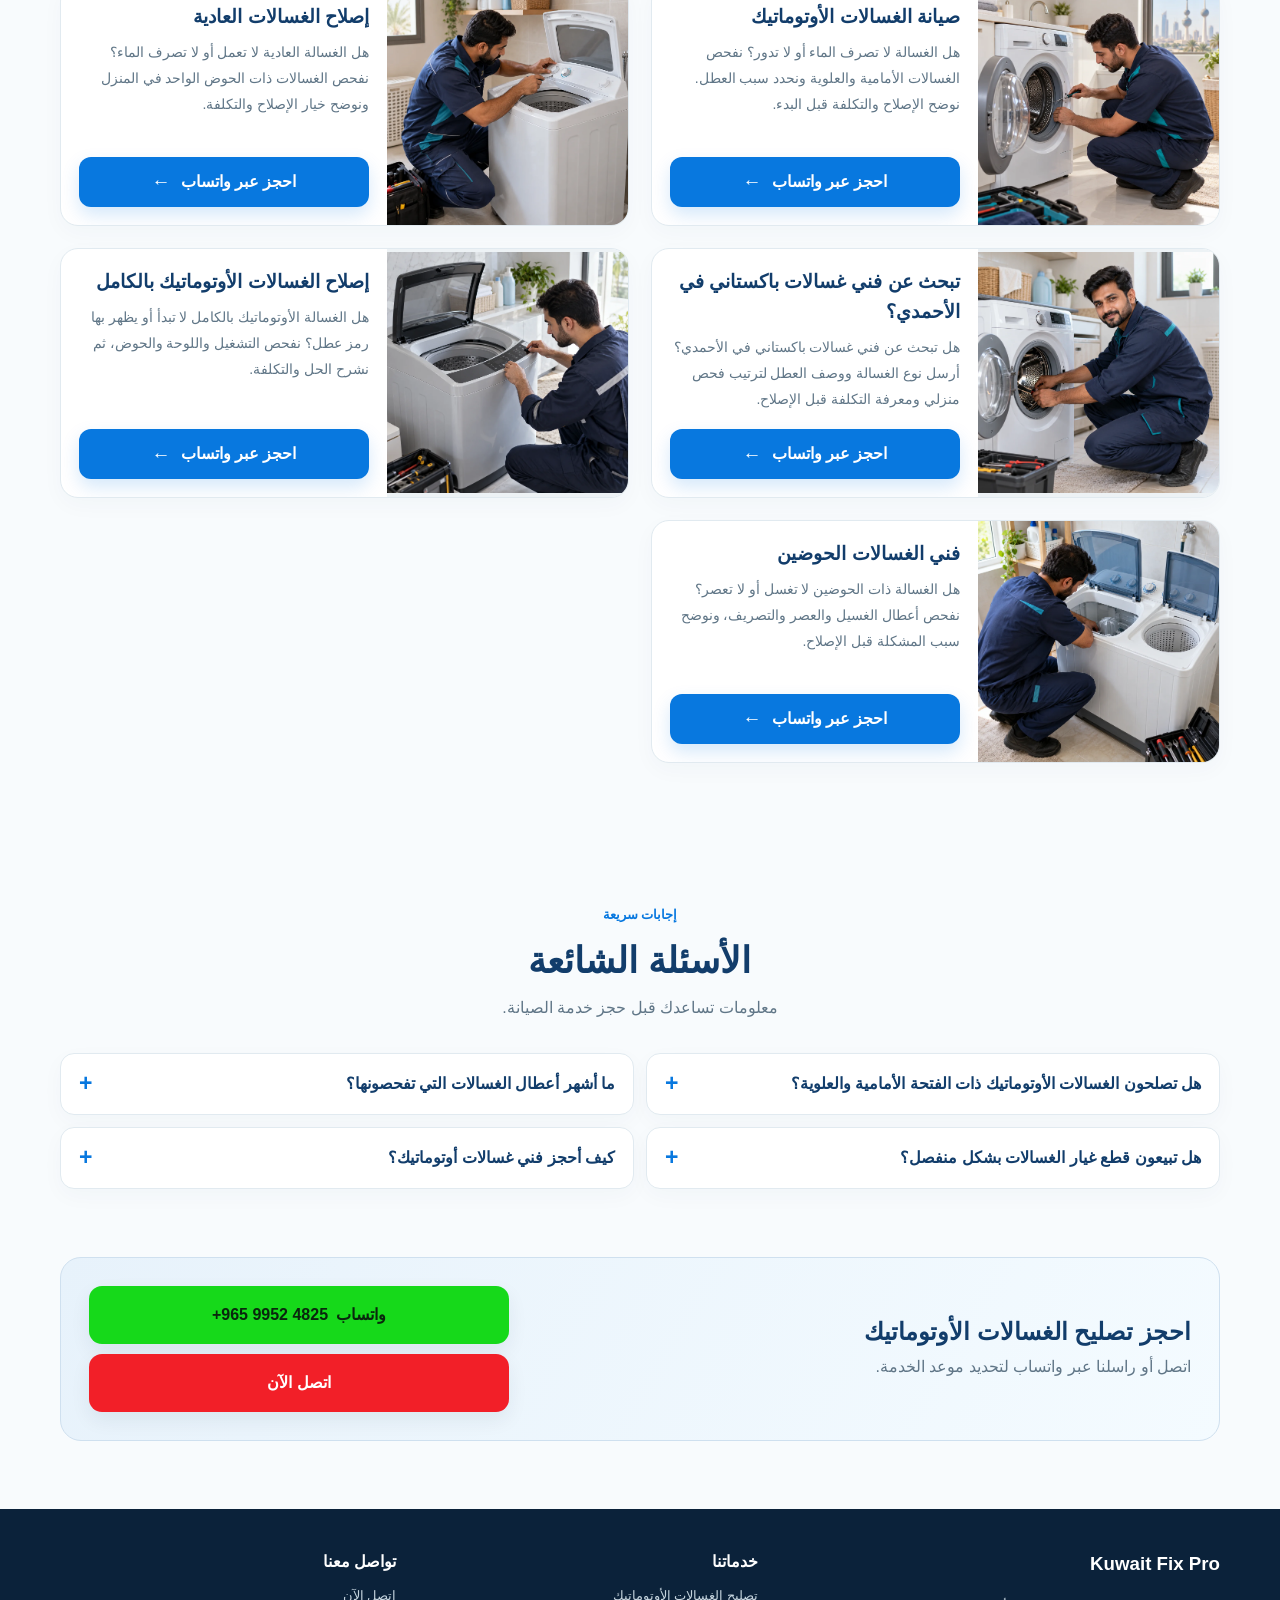
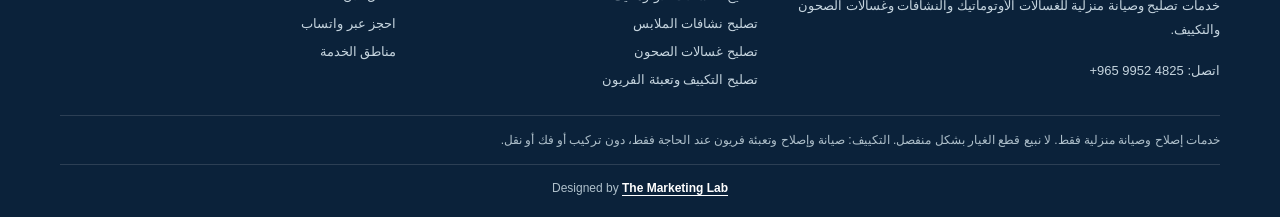
<file: washing-machine-repair.html>
<!doctype html><html lang="ar-KW" dir="rtl"><head><!-- Google Tag Manager -->
<script>(function(w,d,s,l,i){w[l]=w[l]||[];w[l].push({"gtm.start":new Date().getTime(),event:"gtm.js"});var f=d.getElementsByTagName(s)[0],j=d.createElement(s),dl=l!=="dataLayer"?"&l="+l:"";j.async=true;j.src="https://www.googletagmanager.com/gtm.js?id="+i+dl;f.parentNode.insertBefore(j,f);})(window,document,"script","dataLayer","GTM-T76RTGN5");</script>
<!-- End Google Tag Manager --><script async src="https://www.googletagmanager.com/gtag/js?id=AW-16918937818"></script>
<script>window.dataLayer=window.dataLayer||[];function gtag(){dataLayer.push(arguments);}gtag("js",new Date());gtag("config","AW-16918937818");</script>
<meta charset="utf-8"><meta name="viewport" content="width=device-width, initial-scale=1, minimum-scale=1, maximum-scale=1, user-scalable=no, viewport-fit=cover"><meta name="theme-color" content="#123d6b"><meta name="robots" content="index,follow,max-image-preview:large"><title>تصليح غسالات أوتوماتيك في الأحمدي | Kuwait Fix Pro</title><meta name="description" content="الغسالة لا تصرّف الماء أو لا تدور؟ تصليح غسالات أوتوماتيك في الأحمدي والمناطق القريبة. نفحص العطل ونوضح التكلفة قبل الإصلاح؛ احجز عبر الاتصال أو واتساب."><link rel="canonical" href="https://www.kuwaitfixpro.com/washing-machine-repair"><meta property="og:locale" content="ar_KW"><meta property="og:type" content="website"><meta property="og:site_name" content="Kuwait Fix Pro"><meta property="og:url" content="https://www.kuwaitfixpro.com/washing-machine-repair"><meta property="og:title" content="تصليح غسالات أوتوماتيك في الأحمدي | Kuwait Fix Pro"><meta property="og:description" content="الغسالة لا تصرّف الماء أو لا تدور؟ تصليح غسالات أوتوماتيك في الأحمدي والمناطق القريبة. نفحص العطل ونوضح التكلفة قبل الإصلاح؛ احجز عبر الاتصال أو واتساب."><meta name="twitter:card" content="summary_large_image"><meta name="twitter:title" content="تصليح غسالات أوتوماتيك في الأحمدي | Kuwait Fix Pro"><meta name="twitter:description" content="الغسالة لا تصرّف الماء أو لا تدور؟ تصليح غسالات أوتوماتيك في الأحمدي والمناطق القريبة. نفحص العطل ونوضح التكلفة قبل الإصلاح؛ احجز عبر الاتصال أو واتساب."><script type="application/ld+json">{"@context": "https://schema.org", "@type": "FAQPage", "mainEntity": [{"@type": "Question", "name": "هل تصلحون الغسالات الأوتوماتيك ذات الفتحة الأمامية والعلوية؟", "acceptedAnswer": {"@type": "Answer", "text": "نعم، نخدم الغسالات الأوتوماتيك ذات الفتحة الأمامية والعلوية، إضافة إلى الهاف أوتوماتيك، بحسب نوع العطل."}}, {"@type": "Question", "name": "ما أشهر أعطال الغسالات التي تفحصونها؟", "acceptedAnswer": {"@type": "Answer", "text": "نفحص مشاكل تصريف الماء، وعدم دوران الحوض، والاهتزاز أو الصوت المرتفع، وأعطال قفل الباب ورموز الخطأ."}}, {"@type": "Question", "name": "هل تبيعون قطع غيار الغسالات بشكل منفصل؟", "acceptedAnswer": {"@type": "Answer", "text": "لا، لا نبيع قطع الغيار منفردة. يتم استبدال القطعة عند الحاجة ضمن خدمة الإصلاح فقط وبعد توضيح التكلفة."}}, {"@type": "Question", "name": "كيف أحجز فني غسالات أوتوماتيك؟", "acceptedAnswer": {"@type": "Answer", "text": "اتصل بنا أو أرسل نوع الغسالة ووصف المشكلة عبر واتساب لترتيب فحص منزلي في الأحمدي والمناطق القريبة."}}]}</script><link rel="icon" type="image/png" href="/assets/kuwait-fix-pro-logo.png"><link rel="stylesheet" href="style.css"></head><body><!-- Google Tag Manager (noscript) -->
<noscript><iframe src="https://www.googletagmanager.com/ns.html?id=GTM-T76RTGN5" height="0" width="0" style="display:none;visibility:hidden"></iframe></noscript>
<!-- End Google Tag Manager (noscript) --><div class="topbar"><div class="ticker-viewport" role="region" aria-label="خدمات ومناطق Kuwait Fix Pro"><div class="ticker-track"><div class="ticker-run" dir="rtl"><span class="ticker-item">صيانة الغسالات الأوتوماتيك</span><span class="ticker-separator"><svg viewBox="0 0 28 24" aria-hidden="true"><path d="M17.9 3.3a6.1 6.1 0 0 0-7.5 7.5L3.1 18a2.1 2.1 0 0 0 3 3l7.2-7.2a6.1 6.1 0 0 0 7.5-7.5l-4 4-3.1-3.1z"/><path d="m17.7 16.2 5.2 5.2m-2.1-7.3 3.1 3.1M6.2 3.2l1.1 4.1 4.1 1.1-3 3-4.1-1.1-1.1-4.1z"/></svg></span><span class="ticker-item">تصليح النشافات</span><span class="ticker-separator"><svg viewBox="0 0 28 24" aria-hidden="true"><path d="M17.9 3.3a6.1 6.1 0 0 0-7.5 7.5L3.1 18a2.1 2.1 0 0 0 3 3l7.2-7.2a6.1 6.1 0 0 0 7.5-7.5l-4 4-3.1-3.1z"/><path d="m17.7 16.2 5.2 5.2m-2.1-7.3 3.1 3.1M6.2 3.2l1.1 4.1 4.1 1.1-3 3-4.1-1.1-1.1-4.1z"/></svg></span><span class="ticker-item">تصليح غسالات الصحون</span><span class="ticker-separator"><svg viewBox="0 0 28 24" aria-hidden="true"><path d="M17.9 3.3a6.1 6.1 0 0 0-7.5 7.5L3.1 18a2.1 2.1 0 0 0 3 3l7.2-7.2a6.1 6.1 0 0 0 7.5-7.5l-4 4-3.1-3.1z"/><path d="m17.7 16.2 5.2 5.2m-2.1-7.3 3.1 3.1M6.2 3.2l1.1 4.1 4.1 1.1-3 3-4.1-1.1-1.1-4.1z"/></svg></span><span class="ticker-item">صيانة التكييف المركزي والسبليت</span><span class="ticker-separator"><svg viewBox="0 0 28 24" aria-hidden="true"><path d="M17.9 3.3a6.1 6.1 0 0 0-7.5 7.5L3.1 18a2.1 2.1 0 0 0 3 3l7.2-7.2a6.1 6.1 0 0 0 7.5-7.5l-4 4-3.1-3.1z"/><path d="m17.7 16.2 5.2 5.2m-2.1-7.3 3.1 3.1M6.2 3.2l1.1 4.1 4.1 1.1-3 3-4.1-1.1-1.1-4.1z"/></svg></span><span class="ticker-item">الأحمدي</span><span class="ticker-separator"><svg viewBox="0 0 28 24" aria-hidden="true"><path d="M17.9 3.3a6.1 6.1 0 0 0-7.5 7.5L3.1 18a2.1 2.1 0 0 0 3 3l7.2-7.2a6.1 6.1 0 0 0 7.5-7.5l-4 4-3.1-3.1z"/><path d="m17.7 16.2 5.2 5.2m-2.1-7.3 3.1 3.1M6.2 3.2l1.1 4.1 4.1 1.1-3 3-4.1-1.1-1.1-4.1z"/></svg></span><span class="ticker-item">الفحيحيل</span><span class="ticker-separator"><svg viewBox="0 0 28 24" aria-hidden="true"><path d="M17.9 3.3a6.1 6.1 0 0 0-7.5 7.5L3.1 18a2.1 2.1 0 0 0 3 3l7.2-7.2a6.1 6.1 0 0 0 7.5-7.5l-4 4-3.1-3.1z"/><path d="m17.7 16.2 5.2 5.2m-2.1-7.3 3.1 3.1M6.2 3.2l1.1 4.1 4.1 1.1-3 3-4.1-1.1-1.1-4.1z"/></svg></span><span class="ticker-item">المهبولة</span><span class="ticker-separator"><svg viewBox="0 0 28 24" aria-hidden="true"><path d="M17.9 3.3a6.1 6.1 0 0 0-7.5 7.5L3.1 18a2.1 2.1 0 0 0 3 3l7.2-7.2a6.1 6.1 0 0 0 7.5-7.5l-4 4-3.1-3.1z"/><path d="m17.7 16.2 5.2 5.2m-2.1-7.3 3.1 3.1M6.2 3.2l1.1 4.1 4.1 1.1-3 3-4.1-1.1-1.1-4.1z"/></svg></span><span class="ticker-item">المنقف</span><span class="ticker-separator"><svg viewBox="0 0 28 24" aria-hidden="true"><path d="M17.9 3.3a6.1 6.1 0 0 0-7.5 7.5L3.1 18a2.1 2.1 0 0 0 3 3l7.2-7.2a6.1 6.1 0 0 0 7.5-7.5l-4 4-3.1-3.1z"/><path d="m17.7 16.2 5.2 5.2m-2.1-7.3 3.1 3.1M6.2 3.2l1.1 4.1 4.1 1.1-3 3-4.1-1.1-1.1-4.1z"/></svg></span><span class="ticker-item">العقيلة</span><span class="ticker-separator"><svg viewBox="0 0 28 24" aria-hidden="true"><path d="M17.9 3.3a6.1 6.1 0 0 0-7.5 7.5L3.1 18a2.1 2.1 0 0 0 3 3l7.2-7.2a6.1 6.1 0 0 0 7.5-7.5l-4 4-3.1-3.1z"/><path d="m17.7 16.2 5.2 5.2m-2.1-7.3 3.1 3.1M6.2 3.2l1.1 4.1 4.1 1.1-3 3-4.1-1.1-1.1-4.1z"/></svg></span><span class="ticker-item">أبو حليفة</span><span class="ticker-separator"><svg viewBox="0 0 28 24" aria-hidden="true"><path d="M17.9 3.3a6.1 6.1 0 0 0-7.5 7.5L3.1 18a2.1 2.1 0 0 0 3 3l7.2-7.2a6.1 6.1 0 0 0 7.5-7.5l-4 4-3.1-3.1z"/><path d="m17.7 16.2 5.2 5.2m-2.1-7.3 3.1 3.1M6.2 3.2l1.1 4.1 4.1 1.1-3 3-4.1-1.1-1.1-4.1z"/></svg></span><span class="ticker-item">الفنطاس</span><span class="ticker-separator"><svg viewBox="0 0 28 24" aria-hidden="true"><path d="M17.9 3.3a6.1 6.1 0 0 0-7.5 7.5L3.1 18a2.1 2.1 0 0 0 3 3l7.2-7.2a6.1 6.1 0 0 0 7.5-7.5l-4 4-3.1-3.1z"/><path d="m17.7 16.2 5.2 5.2m-2.1-7.3 3.1 3.1M6.2 3.2l1.1 4.1 4.1 1.1-3 3-4.1-1.1-1.1-4.1z"/></svg></span><span class="ticker-item">صباح السالم</span><span class="ticker-separator"><svg viewBox="0 0 28 24" aria-hidden="true"><path d="M17.9 3.3a6.1 6.1 0 0 0-7.5 7.5L3.1 18a2.1 2.1 0 0 0 3 3l7.2-7.2a6.1 6.1 0 0 0 7.5-7.5l-4 4-3.1-3.1z"/><path d="m17.7 16.2 5.2 5.2m-2.1-7.3 3.1 3.1M6.2 3.2l1.1 4.1 4.1 1.1-3 3-4.1-1.1-1.1-4.1z"/></svg></span><span class="ticker-item">مبارك الكبير</span><span class="ticker-separator"><svg viewBox="0 0 28 24" aria-hidden="true"><path d="M17.9 3.3a6.1 6.1 0 0 0-7.5 7.5L3.1 18a2.1 2.1 0 0 0 3 3l7.2-7.2a6.1 6.1 0 0 0 7.5-7.5l-4 4-3.1-3.1z"/><path d="m17.7 16.2 5.2 5.2m-2.1-7.3 3.1 3.1M6.2 3.2l1.1 4.1 4.1 1.1-3 3-4.1-1.1-1.1-4.1z"/></svg></span><span class="ticker-item">خدمة منزلية</span><span class="ticker-separator"><svg viewBox="0 0 28 24" aria-hidden="true"><path d="M17.9 3.3a6.1 6.1 0 0 0-7.5 7.5L3.1 18a2.1 2.1 0 0 0 3 3l7.2-7.2a6.1 6.1 0 0 0 7.5-7.5l-4 4-3.1-3.1z"/><path d="m17.7 16.2 5.2 5.2m-2.1-7.3 3.1 3.1M6.2 3.2l1.1 4.1 4.1 1.1-3 3-4.1-1.1-1.1-4.1z"/></svg></span><span class="ticker-item">متاحون 24/7</span><span class="ticker-separator"><svg viewBox="0 0 28 24" aria-hidden="true"><path d="M17.9 3.3a6.1 6.1 0 0 0-7.5 7.5L3.1 18a2.1 2.1 0 0 0 3 3l7.2-7.2a6.1 6.1 0 0 0 7.5-7.5l-4 4-3.1-3.1z"/><path d="m17.7 16.2 5.2 5.2m-2.1-7.3 3.1 3.1M6.2 3.2l1.1 4.1 4.1 1.1-3 3-4.1-1.1-1.1-4.1z"/></svg></span><span class="ticker-item">خدمة في نفس اليوم حسب التوفر</span><span class="ticker-separator"><svg viewBox="0 0 28 24" aria-hidden="true"><path d="M17.9 3.3a6.1 6.1 0 0 0-7.5 7.5L3.1 18a2.1 2.1 0 0 0 3 3l7.2-7.2a6.1 6.1 0 0 0 7.5-7.5l-4 4-3.1-3.1z"/><path d="m17.7 16.2 5.2 5.2m-2.1-7.3 3.1 3.1M6.2 3.2l1.1 4.1 4.1 1.1-3 3-4.1-1.1-1.1-4.1z"/></svg></span><span class="ticker-item">نوضح التكلفة قبل الإصلاح</span><span class="ticker-separator"><svg viewBox="0 0 28 24" aria-hidden="true"><path d="M17.9 3.3a6.1 6.1 0 0 0-7.5 7.5L3.1 18a2.1 2.1 0 0 0 3 3l7.2-7.2a6.1 6.1 0 0 0 7.5-7.5l-4 4-3.1-3.1z"/><path d="m17.7 16.2 5.2 5.2m-2.1-7.3 3.1 3.1M6.2 3.2l1.1 4.1 4.1 1.1-3 3-4.1-1.1-1.1-4.1z"/></svg></span></div><div class="ticker-run" dir="rtl" aria-hidden="true"><span class="ticker-item">صيانة الغسالات الأوتوماتيك</span><span class="ticker-separator"><svg viewBox="0 0 28 24" aria-hidden="true"><path d="M17.9 3.3a6.1 6.1 0 0 0-7.5 7.5L3.1 18a2.1 2.1 0 0 0 3 3l7.2-7.2a6.1 6.1 0 0 0 7.5-7.5l-4 4-3.1-3.1z"/><path d="m17.7 16.2 5.2 5.2m-2.1-7.3 3.1 3.1M6.2 3.2l1.1 4.1 4.1 1.1-3 3-4.1-1.1-1.1-4.1z"/></svg></span><span class="ticker-item">تصليح النشافات</span><span class="ticker-separator"><svg viewBox="0 0 28 24" aria-hidden="true"><path d="M17.9 3.3a6.1 6.1 0 0 0-7.5 7.5L3.1 18a2.1 2.1 0 0 0 3 3l7.2-7.2a6.1 6.1 0 0 0 7.5-7.5l-4 4-3.1-3.1z"/><path d="m17.7 16.2 5.2 5.2m-2.1-7.3 3.1 3.1M6.2 3.2l1.1 4.1 4.1 1.1-3 3-4.1-1.1-1.1-4.1z"/></svg></span><span class="ticker-item">تصليح غسالات الصحون</span><span class="ticker-separator"><svg viewBox="0 0 28 24" aria-hidden="true"><path d="M17.9 3.3a6.1 6.1 0 0 0-7.5 7.5L3.1 18a2.1 2.1 0 0 0 3 3l7.2-7.2a6.1 6.1 0 0 0 7.5-7.5l-4 4-3.1-3.1z"/><path d="m17.7 16.2 5.2 5.2m-2.1-7.3 3.1 3.1M6.2 3.2l1.1 4.1 4.1 1.1-3 3-4.1-1.1-1.1-4.1z"/></svg></span><span class="ticker-item">صيانة التكييف المركزي والسبليت</span><span class="ticker-separator"><svg viewBox="0 0 28 24" aria-hidden="true"><path d="M17.9 3.3a6.1 6.1 0 0 0-7.5 7.5L3.1 18a2.1 2.1 0 0 0 3 3l7.2-7.2a6.1 6.1 0 0 0 7.5-7.5l-4 4-3.1-3.1z"/><path d="m17.7 16.2 5.2 5.2m-2.1-7.3 3.1 3.1M6.2 3.2l1.1 4.1 4.1 1.1-3 3-4.1-1.1-1.1-4.1z"/></svg></span><span class="ticker-item">الأحمدي</span><span class="ticker-separator"><svg viewBox="0 0 28 24" aria-hidden="true"><path d="M17.9 3.3a6.1 6.1 0 0 0-7.5 7.5L3.1 18a2.1 2.1 0 0 0 3 3l7.2-7.2a6.1 6.1 0 0 0 7.5-7.5l-4 4-3.1-3.1z"/><path d="m17.7 16.2 5.2 5.2m-2.1-7.3 3.1 3.1M6.2 3.2l1.1 4.1 4.1 1.1-3 3-4.1-1.1-1.1-4.1z"/></svg></span><span class="ticker-item">الفحيحيل</span><span class="ticker-separator"><svg viewBox="0 0 28 24" aria-hidden="true"><path d="M17.9 3.3a6.1 6.1 0 0 0-7.5 7.5L3.1 18a2.1 2.1 0 0 0 3 3l7.2-7.2a6.1 6.1 0 0 0 7.5-7.5l-4 4-3.1-3.1z"/><path d="m17.7 16.2 5.2 5.2m-2.1-7.3 3.1 3.1M6.2 3.2l1.1 4.1 4.1 1.1-3 3-4.1-1.1-1.1-4.1z"/></svg></span><span class="ticker-item">المهبولة</span><span class="ticker-separator"><svg viewBox="0 0 28 24" aria-hidden="true"><path d="M17.9 3.3a6.1 6.1 0 0 0-7.5 7.5L3.1 18a2.1 2.1 0 0 0 3 3l7.2-7.2a6.1 6.1 0 0 0 7.5-7.5l-4 4-3.1-3.1z"/><path d="m17.7 16.2 5.2 5.2m-2.1-7.3 3.1 3.1M6.2 3.2l1.1 4.1 4.1 1.1-3 3-4.1-1.1-1.1-4.1z"/></svg></span><span class="ticker-item">المنقف</span><span class="ticker-separator"><svg viewBox="0 0 28 24" aria-hidden="true"><path d="M17.9 3.3a6.1 6.1 0 0 0-7.5 7.5L3.1 18a2.1 2.1 0 0 0 3 3l7.2-7.2a6.1 6.1 0 0 0 7.5-7.5l-4 4-3.1-3.1z"/><path d="m17.7 16.2 5.2 5.2m-2.1-7.3 3.1 3.1M6.2 3.2l1.1 4.1 4.1 1.1-3 3-4.1-1.1-1.1-4.1z"/></svg></span><span class="ticker-item">العقيلة</span><span class="ticker-separator"><svg viewBox="0 0 28 24" aria-hidden="true"><path d="M17.9 3.3a6.1 6.1 0 0 0-7.5 7.5L3.1 18a2.1 2.1 0 0 0 3 3l7.2-7.2a6.1 6.1 0 0 0 7.5-7.5l-4 4-3.1-3.1z"/><path d="m17.7 16.2 5.2 5.2m-2.1-7.3 3.1 3.1M6.2 3.2l1.1 4.1 4.1 1.1-3 3-4.1-1.1-1.1-4.1z"/></svg></span><span class="ticker-item">أبو حليفة</span><span class="ticker-separator"><svg viewBox="0 0 28 24" aria-hidden="true"><path d="M17.9 3.3a6.1 6.1 0 0 0-7.5 7.5L3.1 18a2.1 2.1 0 0 0 3 3l7.2-7.2a6.1 6.1 0 0 0 7.5-7.5l-4 4-3.1-3.1z"/><path d="m17.7 16.2 5.2 5.2m-2.1-7.3 3.1 3.1M6.2 3.2l1.1 4.1 4.1 1.1-3 3-4.1-1.1-1.1-4.1z"/></svg></span><span class="ticker-item">الفنطاس</span><span class="ticker-separator"><svg viewBox="0 0 28 24" aria-hidden="true"><path d="M17.9 3.3a6.1 6.1 0 0 0-7.5 7.5L3.1 18a2.1 2.1 0 0 0 3 3l7.2-7.2a6.1 6.1 0 0 0 7.5-7.5l-4 4-3.1-3.1z"/><path d="m17.7 16.2 5.2 5.2m-2.1-7.3 3.1 3.1M6.2 3.2l1.1 4.1 4.1 1.1-3 3-4.1-1.1-1.1-4.1z"/></svg></span><span class="ticker-item">صباح السالم</span><span class="ticker-separator"><svg viewBox="0 0 28 24" aria-hidden="true"><path d="M17.9 3.3a6.1 6.1 0 0 0-7.5 7.5L3.1 18a2.1 2.1 0 0 0 3 3l7.2-7.2a6.1 6.1 0 0 0 7.5-7.5l-4 4-3.1-3.1z"/><path d="m17.7 16.2 5.2 5.2m-2.1-7.3 3.1 3.1M6.2 3.2l1.1 4.1 4.1 1.1-3 3-4.1-1.1-1.1-4.1z"/></svg></span><span class="ticker-item">مبارك الكبير</span><span class="ticker-separator"><svg viewBox="0 0 28 24" aria-hidden="true"><path d="M17.9 3.3a6.1 6.1 0 0 0-7.5 7.5L3.1 18a2.1 2.1 0 0 0 3 3l7.2-7.2a6.1 6.1 0 0 0 7.5-7.5l-4 4-3.1-3.1z"/><path d="m17.7 16.2 5.2 5.2m-2.1-7.3 3.1 3.1M6.2 3.2l1.1 4.1 4.1 1.1-3 3-4.1-1.1-1.1-4.1z"/></svg></span><span class="ticker-item">خدمة منزلية</span><span class="ticker-separator"><svg viewBox="0 0 28 24" aria-hidden="true"><path d="M17.9 3.3a6.1 6.1 0 0 0-7.5 7.5L3.1 18a2.1 2.1 0 0 0 3 3l7.2-7.2a6.1 6.1 0 0 0 7.5-7.5l-4 4-3.1-3.1z"/><path d="m17.7 16.2 5.2 5.2m-2.1-7.3 3.1 3.1M6.2 3.2l1.1 4.1 4.1 1.1-3 3-4.1-1.1-1.1-4.1z"/></svg></span><span class="ticker-item">متاحون 24/7</span><span class="ticker-separator"><svg viewBox="0 0 28 24" aria-hidden="true"><path d="M17.9 3.3a6.1 6.1 0 0 0-7.5 7.5L3.1 18a2.1 2.1 0 0 0 3 3l7.2-7.2a6.1 6.1 0 0 0 7.5-7.5l-4 4-3.1-3.1z"/><path d="m17.7 16.2 5.2 5.2m-2.1-7.3 3.1 3.1M6.2 3.2l1.1 4.1 4.1 1.1-3 3-4.1-1.1-1.1-4.1z"/></svg></span><span class="ticker-item">خدمة في نفس اليوم حسب التوفر</span><span class="ticker-separator"><svg viewBox="0 0 28 24" aria-hidden="true"><path d="M17.9 3.3a6.1 6.1 0 0 0-7.5 7.5L3.1 18a2.1 2.1 0 0 0 3 3l7.2-7.2a6.1 6.1 0 0 0 7.5-7.5l-4 4-3.1-3.1z"/><path d="m17.7 16.2 5.2 5.2m-2.1-7.3 3.1 3.1M6.2 3.2l1.1 4.1 4.1 1.1-3 3-4.1-1.1-1.1-4.1z"/></svg></span><span class="ticker-item">نوضح التكلفة قبل الإصلاح</span><span class="ticker-separator"><svg viewBox="0 0 28 24" aria-hidden="true"><path d="M17.9 3.3a6.1 6.1 0 0 0-7.5 7.5L3.1 18a2.1 2.1 0 0 0 3 3l7.2-7.2a6.1 6.1 0 0 0 7.5-7.5l-4 4-3.1-3.1z"/><path d="m17.7 16.2 5.2 5.2m-2.1-7.3 3.1 3.1M6.2 3.2l1.1 4.1 4.1 1.1-3 3-4.1-1.1-1.1-4.1z"/></svg></span></div></div></div></div><header class="header"><div class="wrap head"><a class="brand" href="/"><span class="brandmark"><img src="/assets/kuwait-fix-pro-logo.png" alt="Kuwait Fix Pro logo for appliance repair and maintenance in Ahmadi, Kuwait"></span><span>Kuwait Fix Pro<small style="display:block;font-size:10px;color:#6b8190;font-weight:500">تصليح وصيانة منزلية</small></span></a><nav class="nav"><a href="/">الرئيسية</a><a href="/washing-machine-repair">تصليح الغسالات الأوتوماتيك</a><a href="/dryer-repair">تصليح نشافات الملابس</a><a href="/dishwasher-repair">تصليح غسالات الصحون</a><a href="/ac-repair">تصليح التكييف وتعبئة الفريون</a><a href="/#areas">مناطق الخدمة</a></nav><a class="head-cta" href="tel:+96599524825">اتصل <span class="ltr" dir="ltr">+965 9952 4825</span></a></div></header><main><section class="service-hero" style="--service-hero-image:url('assets/washing-machine-service.webp')"><div class="wrap service-hero-grid"><div><div class="breadcrumb"><a href="/">الرئيسية</a> ← تصليح الغسالات الأوتوماتيك</div><span class="eyebrow"><i class="dot"></i> Kuwait Fix Pro — خدمة منزلية</span><h1>الغسالة الأوتوماتيك لا تعمل؟ نفحص العطل ونصلحها في الأحمدي</h1><p>هل الغسالة لا تصرّف الماء أو لا يدور الحوض؟ نفحص الغسالات الأمامية والعلوية والهاف أوتوماتيك في المنزل، ونشرح سبب العطل والتكلفة قبل الإصلاح.</p><div class="actions"><a class="btn btn-wa" href="https://wa.me/96599524825">احجز عبر واتساب <span class="ltr" dir="ltr">+965 9952 4825</span></a><a class="btn btn-call" href="tel:+96599524825">اتصل الآن <span class="ltr" dir="ltr">+965 9952 4825</span></a><div class="benefits service-benefits"><span>متاحون <span dir="ltr">24/7</span></span><span>خدمة في نفس اليوم حسب التوفر</span><span>تصليح بالمنزل</span></div></div></div></section>
<section class="section"><div class="wrap"><div class="section-head"><span class="kicker">تفاصيل الخدمة</span><h2>أعطال نفحصها</h2><p>نحدد سبب العطل أولًا، ثم نوضح لك الإجراء والتكلفة قبل الإصلاح.</p></div><div class="detail-grid"><article class="card"><h3>أعطال شائعة</h3><ul class="list"><li>الغسالة لا تصرّف الماء أو يظهر تنبيه تصريف.</li><li>الحوض لا يدور أو يتوقف أثناء دورة الغسيل.</li><li>اهتزاز أو صوت مرتفع أثناء التشغيل.</li><li>مشكلة في قفل الباب أو ظهور رمز عطل.</li></ul></article><article class="card"><h3>الفحص والإصلاح</h3><p>نفحص الجهاز ونشرح سبب المشكلة والتكلفة قبل الإصلاح. قد تشمل القطع المستبدلة مضخة التصريف أو السير أو المحرك أو لوحة التحكم أو مساعدات الحوض، عند الحاجة وضمن خدمة الإصلاح فقط.</p><p><b>الماركات:</b> LG وSamsung وBosch وWhirlpool وDaewoo وMidea وغيرها، بحسب نوع الجهاز والعطل.</p></article></div></div></section><section class="section washer-services" id="washer-services"><div class="wrap"><div class="section-head"><span class="kicker">خدمات الغسالات</span><h2>فني تصليح وصيانة جميع أنواع الغسالات</h2><p>اختر نوع غسالتك، ونرتب لك فحصًا منزليًا في الأحمدي والمناطق القريبة.</p></div><div class="washer-service-grid"><article class="card washer-service-card"><img src="assets/automatic-washer-repair.webp" alt="فني يفحص غسالة أوتوماتيك ذات فتحة أمامية" title="فني يفحص غسالة أوتوماتيك ذات فتحة أمامية" loading="lazy"><div class="washer-service-body"><h3>صيانة الغسالات الأوتوماتيك</h3><p>هل الغسالة لا تصرف الماء أو لا تدور؟ نفحص الغسالات الأمامية والعلوية ونحدد سبب العطل. نوضح الإصلاح والتكلفة قبل البدء.</p><a class="service-card-cta" href="https://wa.me/96599524825">احجز عبر واتساب <span aria-hidden="true">←</span></a></div></article><article class="card washer-service-card"><img src="assets/regular-washer-repair.webp" alt="تصليح غسالة عادية بفتحة علوية" title="تصليح غسالة عادية بفتحة علوية" loading="lazy"><div class="washer-service-body"><h3>إصلاح الغسالات العادية</h3><p>هل الغسالة العادية لا تعمل أو لا تصرف الماء؟ نفحص الغسالات ذات الحوض الواحد في المنزل ونوضح خيار الإصلاح والتكلفة.</p><a class="service-card-cta" href="https://wa.me/96599524825">احجز عبر واتساب <span aria-hidden="true">←</span></a></div></article><article class="card washer-service-card"><img src="assets/pakistani-washer-technician.webp" alt="فني غسالات باكستاني يفحص غسالة ملابس في المنزل" title="فني غسالات باكستاني يفحص غسالة ملابس في المنزل" loading="lazy"><div class="washer-service-body"><h3>تبحث عن فني غسالات باكستاني في الأحمدي؟</h3><p>هل تبحث عن فني غسالات باكستاني في الأحمدي؟ أرسل نوع الغسالة ووصف العطل لترتيب فحص منزلي ومعرفة التكلفة قبل الإصلاح.</p><a class="service-card-cta" href="https://wa.me/96599524825">احجز عبر واتساب <span aria-hidden="true">←</span></a></div></article><article class="card washer-service-card"><img src="assets/fully-automatic-washer-repair.webp" alt="فحص لوحة غسالة أوتوماتيك كاملة ذات فتحة علوية" title="فحص لوحة غسالة أوتوماتيك كاملة ذات فتحة علوية" loading="lazy"><div class="washer-service-body"><h3>إصلاح الغسالات الأوتوماتيك بالكامل</h3><p>هل الغسالة الأوتوماتيك بالكامل لا تبدأ أو يظهر بها رمز عطل؟ نفحص التشغيل واللوحة والحوض، ثم نشرح الحل والتكلفة.</p><a class="service-card-cta" href="https://wa.me/96599524825">احجز عبر واتساب <span aria-hidden="true">←</span></a></div></article><article class="card washer-service-card"><img src="assets/twin-tub-washer-repair.webp" alt="فني يصلح غسالة ملابس ذات حوضين" title="فني يصلح غسالة ملابس ذات حوضين" loading="lazy"><div class="washer-service-body"><h3>فني الغسالات الحوضين</h3><p>هل الغسالة ذات الحوضين لا تغسل أو لا تعصر؟ نفحص أعطال الغسيل والعصر والتصريف، ونوضح سبب المشكلة قبل الإصلاح.</p><a class="service-card-cta" href="https://wa.me/96599524825">احجز عبر واتساب <span aria-hidden="true">←</span></a></div></article></div></div></section><section class="section faq-section" id="faq"><div class="wrap"><div class="section-head"><span class="kicker">إجابات سريعة</span><h2>الأسئلة الشائعة</h2><p>معلومات تساعدك قبل حجز خدمة الصيانة.</p></div><div class="faq-grid"><details class="faq-item"><summary>هل تصلحون الغسالات الأوتوماتيك ذات الفتحة الأمامية والعلوية؟</summary><p>نعم، نخدم الغسالات الأوتوماتيك ذات الفتحة الأمامية والعلوية، إضافة إلى الهاف أوتوماتيك، بحسب نوع العطل.</p></details><details class="faq-item"><summary>ما أشهر أعطال الغسالات التي تفحصونها؟</summary><p>نفحص مشاكل تصريف الماء، وعدم دوران الحوض، والاهتزاز أو الصوت المرتفع، وأعطال قفل الباب ورموز الخطأ.</p></details><details class="faq-item"><summary>هل تبيعون قطع غيار الغسالات بشكل منفصل؟</summary><p>لا، لا نبيع قطع الغيار منفردة. يتم استبدال القطعة عند الحاجة ضمن خدمة الإصلاح فقط وبعد توضيح التكلفة.</p></details><details class="faq-item"><summary>كيف أحجز فني غسالات أوتوماتيك؟</summary><p>اتصل بنا أو أرسل نوع الغسالة ووصف المشكلة عبر واتساب لترتيب فحص منزلي في الأحمدي والمناطق القريبة.</p></details></div></div></section>
<section class="section" style="padding-top:0"><div class="wrap"><div class="cta"><div><h2>احجز تصليح الغسالات الأوتوماتيك</h2><p>اتصل أو راسلنا عبر واتساب لتحديد موعد الخدمة.</p></div><div class="actions"><a class="btn btn-wa" href="https://wa.me/96599524825">واتساب <span class="ltr" dir="ltr">+965 9952 4825</span></a><a class="btn btn-call" href="tel:+96599524825">اتصل الآن</a></div></div></div></section></main><footer><div class="wrap"><div class="footgrid"><div><h3>Kuwait Fix Pro</h3><p>خدمات تصليح وصيانة منزلية للغسالات الأوتوماتيك والنشافات وغسالات الصحون والتكييف.</p><a href="tel:+96599524825">اتصل: <span class="ltr" dir="ltr">+965 9952 4825</span></a></div><div><h4>خدماتنا</h4><div class="footlinks"><a href="/washing-machine-repair">تصليح الغسالات الأوتوماتيك</a><a href="/dryer-repair">تصليح نشافات الملابس</a><a href="/dishwasher-repair">تصليح غسالات الصحون</a><a href="/ac-repair">تصليح التكييف وتعبئة الفريون</a></div></div><div><h4>تواصل معنا</h4><div class="footlinks"><a href="tel:+96599524825">اتصل الآن</a><a href="https://wa.me/96599524825">احجز عبر واتساب</a><a href="/#areas">مناطق الخدمة</a></div></div></div><div class="disclaimer">خدمات إصلاح وصيانة منزلية فقط. لا نبيع قطع الغيار بشكل منفصل. التكييف: صيانة وإصلاح وتعبئة فريون عند الحاجة فقط، دون تركيب أو فك أو نقل.</div><div class="credit" dir="ltr">Designed by <a href="https://themarketinglabdigital.com" target="_blank" rel="noopener noreferrer">The Marketing Lab</a></div></div></footer><div class="mobile-bar" aria-label="تواصل سريع"><a class="btn btn-wa" href="https://wa.me/96599524825" aria-label="تواصل عبر واتساب"><svg viewBox="0 0 24 24" aria-hidden="true"><path d="M20.4 11.7a8.4 8.4 0 0 1-12.2 7.5L4 20l.9-4.1a8.4 8.4 0 1 1 15.5-4.2Z"/><path d="M9.1 8.4c.2-.5.5-.7.9-.7h.5c.2 0 .4.1.5.4l.7 1.8c.1.3.1.5-.1.7l-.6.8c-.2.2-.2.4-.1.6.6 1.1 1.5 2 2.7 2.6.2.1.4.1.6-.1l.8-.9c.2-.2.4-.2.7-.1l1.7.8c.3.1.4.3.4.5 0 .5-.2 1-.6 1.3-.5.5-1.3.7-2 .5-1.4-.3-2.9-1.2-4.2-2.5-1.3-1.3-2.1-2.7-2.4-4.1-.2-.6 0-1.2.5-1.6Z"/></svg><span>واتساب</span></a><a class="btn btn-call" href="tel:+96599524825" aria-label="اتصل على +965 9952 4825"><svg viewBox="0 0 24 24" aria-hidden="true"><path d="M6.6 3.5 9 3l2 4.4-1.8 1.7a15 15 0 0 0 5.7 5.7l1.7-1.8 4.4 2-.5 2.4c-.2 1-1.1 1.7-2.1 1.6A17.5 17.5 0 0 1 5 5.6c-.1-1 .6-1.9 1.6-2.1Z"/></svg><span>اتصل</span></a></div></body></html>
</file>
<file: style.css>
:root{--navy:#123d6b;--blue:#0878df;--red:#f21f28;--green:#16d91a;--mint:#eaf5f4;--paper:#f8fbfd;--ink:#18344c;--muted:#607687;--line:#e1eaf0;--white:#fff;--gold:#f5b600;--shadow:0 16px 45px #123d6b12}
*{box-sizing:border-box}html{scroll-behavior:smooth}body{margin:0;background:var(--paper);color:var(--ink);font-family:Tahoma,Arial,sans-serif;line-height:1.85}a{color:inherit;text-decoration:none}.wrap{width:min(1160px,calc(100% - 36px));margin:auto}.ltr{direction:ltr;unicode-bidi:embed;display:inline-block;white-space:nowrap;font-family:Arial,sans-serif}.topbar{background:#0c2d50;color:#e9f3f9;font-size:13px}.topbar .wrap{display:flex;justify-content:space-between;gap:12px;padding:7px 0}.header{position:sticky;top:0;z-index:9;background:#fff;border-bottom:1px solid var(--line)}.head{min-height:74px;display:flex;align-items:center;justify-content:space-between;gap:20px}.brand{display:flex;align-items:center;gap:10px;color:var(--navy);font-weight:900;font-size:18px;white-space:nowrap}.brandmark{display:grid;place-items:center;background:var(--blue);color:#fff;width:42px;height:42px;border-radius:14px;font-size:23px}.nav{display:flex;align-items:center;gap:18px;color:#4e6879;font-size:13px}.nav a:hover{color:var(--blue)}.head-cta{background:var(--red);color:#fff;border-radius:11px;padding:9px 14px;font-size:13px;font-weight:800;white-space:nowrap}.hero{background:radial-gradient(ellipse at 10% 10%,#cfeeea 0,transparent 34%),linear-gradient(120deg,#f4fbfa,#eef6fc);padding:48px 0 44px;overflow:hidden}.hero-grid{display:grid;grid-template-columns:1fr 1fr;align-items:center;gap:28px}.eyebrow{display:inline-flex;align-items:center;gap:8px;background:#e7f3ff;border:1px solid #d4e7f9;color:#1b5a92;border-radius:99px;padding:6px 13px;font-size:13px;font-weight:700}.dot{width:8px;height:8px;background:#17b998;border-radius:50%}.hero h1{color:var(--navy);font-size:clamp(32px,4vw,50px);line-height:1.4;letter-spacing:-.7px;margin:16px 0 12px}.hero h1 em{font-style:normal;color:var(--blue)}.lead{font-size:16px;color:var(--muted);max-width:610px;margin:0 0 22px}.actions{display:grid;grid-template-columns:minmax(0,1fr);gap:10px;width:min(100%,430px)}.btn{min-height:58px;display:flex;align-items:center;justify-content:center;gap:8px;border-radius:13px;padding:12px 16px;font-weight:800;text-align:center;box-shadow:0 8px 20px #102b3f12;transition:transform .2s}.btn:hover{transform:translateY(-2px)}.btn-wa{background:var(--green);color:#09270d}.btn-call{background:var(--red);color:#fff}.benefits{display:flex;flex-wrap:wrap;gap:14px;margin-top:18px;color:#4c6676;font-size:13px}.benefits span:before{content:'✓';color:var(--blue);font-weight:bold;margin-left:6px}.hero-art{width:100%;max-width:570px;height:auto;display:block;border-radius:22px;mix-blend-mode:multiply}.service-labels{display:grid;grid-template-columns:repeat(2,minmax(0,1fr));gap:8px;margin-top:8px}.service-labels span{background:#fff;border:1px solid var(--line);border-radius:11px;padding:7px 10px;color:var(--navy);text-align:center;font-size:12px;font-weight:700}.section{padding:68px 0}.section-head{text-align:center;max-width:720px;margin:0 auto 30px}.kicker{color:var(--blue);font-size:13px;font-weight:800}.section h2{font-size:clamp(26px,3vw,36px);line-height:1.4;color:var(--navy);margin:7px 0}.section-head p{color:var(--muted);margin:0}.grid4{display:grid;grid-template-columns:repeat(4,1fr);gap:15px}.card{background:#fff;border:1px solid var(--line);border-radius:18px;padding:21px;box-shadow:0 7px 22px #123d6b08;transition:.2s}.card:hover{transform:translateY(-3px);box-shadow:var(--shadow)}.icon{display:grid;place-items:center;width:46px;height:46px;border-radius:14px;background:#e8f2ff;font-size:23px;margin-bottom:13px}.card h3{margin:0 0 6px;color:var(--navy);font-size:17px}.card p{margin:0 0 12px;color:var(--muted);font-size:13px}.more{color:#086fca;font-size:13px;font-weight:800}.dark{background:var(--navy);color:#fff}.dark .section-head h2{color:#fff}.dark .section-head p{color:#c4d5e0}.why-grid{display:grid;grid-template-columns:repeat(3,1fr);gap:15px}.why-card{background:#ffffff0c;border:1px solid #ffffff22;border-radius:16px;padding:19px}.why-card h3{font-size:17px;margin:0 0 5px}.why-card p{color:#c4d5e0;font-size:13px;margin:0}.areas{display:grid;grid-template-columns:1.3fr .7fr;gap:26px;align-items:center}.tags{display:flex;flex-wrap:wrap;gap:8px;margin-top:17px}.tag{background:#fff;border:1px solid #dce7ef;color:#355873;border-radius:99px;padding:5px 10px;font-size:12px}.box{background:#fff;border:1px solid var(--line);border-radius:20px;padding:24px;box-shadow:var(--shadow)}.box h3{color:var(--navy);margin:0 0 6px}.box p{color:var(--muted);font-size:14px;margin:0 0 15px}.brands{display:grid;grid-template-columns:repeat(6,minmax(0,1fr));gap:12px}.brand-logo{display:grid;place-items:center;min-height:68px;background:#fff;border:1px solid var(--line);border-radius:13px;padding:8px;font-family:Arial,Tahoma,sans-serif;font-weight:900;font-size:17px;color:var(--navy)}.brand-logo:nth-child(4n+1){color:#c52b35}.brand-logo:nth-child(4n+2){color:#14548b}.brand-logo:nth-child(4n+3){color:#20262c}.brand-logo:nth-child(4n){color:#159381}.brand-logo.carrier{border-radius:50%;border:2px solid #175492;color:#175492;font-family:Georgia,serif;font-style:italic}.brand-logo.black{font-size:12px}.warning{background:#fff6e3;border:1px solid #f1dfb7;color:#624d23;border-radius:14px;padding:15px 18px;margin:17px 0;font-weight:700}.detail-grid{display:grid;grid-template-columns:1fr 1fr;gap:15px}.list{margin:0;padding-right:20px;color:var(--muted)}.list li{padding:3px 0}.cta{background:linear-gradient(120deg,#e7f2fb,#f4fbff);border:1px solid #cfe0ef;border-radius:21px;padding:28px;display:flex;justify-content:space-between;align-items:center;gap:20px}.cta h2{color:var(--navy);font-size:24px;margin:0 0 3px}.cta p{color:var(--muted);margin:0}.cta .actions{max-width:420px}.breadcrumb{font-size:13px;color:#688091;margin-bottom:13px}.breadcrumb a{color:var(--blue)}.service-hero{padding:43px 0;background:linear-gradient(120deg,#f1f8f8,#eef6fc)}.service-hero-grid{display:grid;grid-template-columns:1.05fr .95fr;align-items:center;gap:28px}.service-hero h1{color:var(--navy);font-size:clamp(30px,4vw,46px);line-height:1.4;margin:10px 0}.service-hero p{color:var(--muted);font-size:15px}.service-image{width:100%;height:270px;object-fit:cover;object-position:center;border-radius:20px;mix-blend-mode:multiply}footer{background:#0b223a;color:#fff;padding:38px 0 18px}.footgrid{display:grid;grid-template-columns:1.3fr 1fr 1fr;gap:25px}.footgrid h3,.footgrid h4{margin:0 0 8px}.footgrid p,.footgrid a{font-size:13px;color:#c5d4de}.footlinks{display:grid;gap:4px}.disclaimer{border-top:1px solid #ffffff22;margin-top:23px;padding-top:13px;color:#afc0cb;font-size:12px}.mobile-bar{display:none}
@media(max-width:900px){.nav{gap:9px;font-size:12px}.head{gap:10px}.grid4{grid-template-columns:repeat(2,1fr)}.brands{grid-template-columns:repeat(4,1fr)}.hero-grid,.service-hero-grid{grid-template-columns:1fr 1fr}.hero h1{font-size:36px}}
@media(max-width:620px){.wrap{width:calc(100% - 28px)}.topbar .wrap{justify-content:center}.head{min-height:64px}.brand{font-size:15px}.brandmark{width:36px;height:36px}.nav{display:none}.head-cta{font-size:11px;padding:8px}.hero{padding:31px 0 26px}.hero-grid,.service-hero-grid{grid-template-columns:1fr;gap:16px}.hero h1{font-size:34px}.lead{font-size:15px}.hero-art{max-width:470px;margin:auto}.hero-visual{order:2}.benefits{gap:8px 13px}.section{padding:52px 0}.grid4{gap:10px}.card{padding:15px}.card h3{font-size:15px}.brands{grid-template-columns:repeat(3,1fr);gap:8px}.brand-logo{min-height:58px;font-size:15px}.brand-logo.black{font-size:11px}.why-grid,.detail-grid{grid-template-columns:1fr}.areas{grid-template-columns:1fr}.box{padding:20px}.service-image{height:auto;max-height:250px;object-fit:contain}.cta{display:grid;padding:22px}.cta .actions{width:100%;max-width:none}.footgrid{grid-template-columns:1fr;gap:18px}.mobile-bar{position:fixed;display:flex;bottom:9px;left:10px;right:10px;z-index:20;gap:8px;background:#fff;border:1px solid var(--line);border-radius:16px;padding:7px;box-shadow:0 8px 28px #123d6b33}.mobile-bar .btn{flex:1;min-height:44px;padding:8px 5px;font-size:12px}footer{padding-bottom:74px}}
/* Service cards: two columns on wide desktops, one column on laptop and smaller screens. */
.grid4{grid-template-columns:repeat(2,minmax(0,1fr))}
@media(max-width:1199px){.grid4{grid-template-columns:minmax(0,1fr)}}
@media(max-width:620px){.grid4{grid-template-columns:minmax(0,1fr)}}
html,body{width:100%;max-width:100%;overflow-x:hidden}img{max-width:100%;height:auto}.hero-art{height:auto}
@media(max-width:380px){.wrap{width:calc(100% - 24px)}.brand{font-size:13px;gap:7px}.brandmark{width:32px;height:32px}.head-cta{font-size:10px;padding:7px 8px}}

/* Full-width rotating home hero with service-matched photo backgrounds. */
.hero-carousel{position:relative;isolation:isolate;min-height:590px;padding:0;overflow:hidden;background:#0b223a;color:#fff}
.hero-slides{position:absolute;inset:0}
.hero-slide{position:absolute;inset:0;opacity:0;visibility:hidden;overflow:hidden;transition:opacity .75s ease}
.hero-slide.active{opacity:1;visibility:visible}
.hero-photo{position:absolute;inset:0;width:100%;height:100%;max-width:none;object-fit:cover;object-position:center}
.hero-shade{position:absolute;inset:0;background:linear-gradient(270deg,rgba(5,23,42,.92) 0%,rgba(5,23,42,.79) 46%,rgba(5,23,42,.28) 100%)}
.hero-slide-content{position:relative;z-index:1;min-height:590px;display:flex;flex-direction:column;justify-content:center;align-items:flex-start;padding-top:42px;padding-bottom:86px}
.hero-carousel .hero-slide-content h1{max-width:720px;color:#fff;font-size:clamp(32px,4vw,50px);line-height:1.4;letter-spacing:-.5px;margin:16px 0 12px}
.hero-carousel .hero-slide-content .lead{max-width:650px;color:#f0f5f8;font-size:16px;margin:0 0 20px}
.hero-carousel .eyebrow{background:#ffffff16;border-color:#ffffff50;color:#fff}.hero-carousel .benefits{color:#f0f5f8}
.hero-slider-controls{position:absolute;z-index:3;bottom:20px;left:50%;transform:translateX(-50%);display:flex;align-items:center;gap:12px;direction:ltr}
.slider-dots{display:flex;align-items:center;gap:8px}.slider-dot,.slider-arrow{border:1px solid #ffffffa0;background:#ffffff30;color:#fff;cursor:pointer;display:grid;place-items:center}.slider-dot{width:11px;height:11px;border-radius:50%;padding:0}.slider-dot.active{width:28px;border-radius:99px;background:#fff}.slider-arrow{width:34px;height:34px;border-radius:50%;font-size:24px;line-height:1}.slider-arrow:hover,.slider-dot:hover{background:#fff;color:#123d6b}.slider-progress{position:absolute;z-index:3;bottom:0;left:0;right:0;height:3px;background:#ffffff30}.slider-progress span{display:block;width:20%;height:100%;background:#17b998;animation:slideProgress 6.5s linear infinite;transform-origin:left}@keyframes slideProgress{from{transform:scaleX(0)}to{transform:scaleX(1)}}
@media(max-width:620px){.hero-carousel{min-height:650px}.hero-slide-content{min-height:650px;padding-top:36px;padding-bottom:100px}.hero-carousel .hero-slide-content h1{font-size:34px}.hero-carousel .hero-slide-content .lead{font-size:15px}.hero-photo{object-position:57% center}.hero-shade{background:linear-gradient(270deg,rgba(5,23,42,.91) 0%,rgba(5,23,42,.78) 55%,rgba(5,23,42,.46) 100%)}.hero-slider-controls{bottom:17px}.slider-arrow{width:31px;height:31px}}
@media(prefers-reduced-motion:reduce){.hero-slide{transition:none}.slider-progress span{animation:none;transform:scaleX(1)}}

/* Service cards: consistent height and a centered, easy-to-find action */
.service-card{display:flex;flex-direction:column;padding:0 0 20px;overflow:hidden}
.service-card .service-card-image{display:block;width:100%;height:180px;object-fit:cover}
.service-card .icon,.service-card h3,.service-card p{margin-right:18px;margin-left:18px}
.service-card .icon{margin-top:15px}
.service-card p{flex:1;min-height:72px}
.service-card-cta{display:flex;width:calc(100% - 36px);min-height:50px;margin:16px 18px 0;align-items:center;justify-content:center;gap:10px;border-radius:12px;background:var(--blue);color:#fff;font-weight:800;box-shadow:0 8px 18px #0878df2b;transition:background .2s,transform .2s}
.service-card-cta:hover{background:var(--navy);transform:translateY(-2px)}
.service-card-cta span{font-size:19px;line-height:1}
/* FAQ accordions */
.faq-grid{display:grid;grid-template-columns:repeat(2,minmax(0,1fr));gap:12px}
.faq-item{background:#fff;border:1px solid var(--line);border-radius:14px;padding:0 18px;box-shadow:0 7px 22px #123d6b08}
.faq-item summary{display:flex;align-items:center;justify-content:space-between;gap:14px;min-height:60px;cursor:pointer;color:var(--navy);font-weight:800;list-style:none}
.faq-item summary::-webkit-details-marker{display:none}
.faq-item summary::after{content:'+';color:var(--blue);font-size:23px;line-height:1}
.faq-item[open] summary::after{content:'−'}
.faq-item p{color:var(--muted);font-size:14px;margin:0;padding:0 0 17px}
/* Center the agency credit across the footer */
.credit{display:block;width:100%;margin:12px auto 0;padding-top:12px;border-top:1px solid #ffffff22;text-align:center;direction:ltr;color:#afc0cb;font-size:12px}
.credit a{color:#fff;text-decoration:underline;text-underline-offset:3px;font-weight:700}
@media(max-width:620px){.service-card .service-card-image{height:190px}.service-card p{min-height:0}.faq-grid{grid-template-columns:1fr}}

/* Washing machine type cards */
.washer-service-grid{display:grid;grid-template-columns:repeat(2,minmax(0,1fr));gap:22px}
.washer-service-card{overflow:hidden;display:flex;flex-direction:column;padding:0}
.washer-service-card>img{display:block;width:100%;height:240px;object-fit:cover;object-position:center 44%}
.washer-service-body{display:flex;flex-direction:column;align-items:stretch;flex:1;padding:18px}
.washer-service-body h3{margin:0 0 8px;color:var(--navy);font-size:19px;line-height:1.6}
.washer-service-body p{flex:1;margin:0;color:var(--muted);font-size:14px}
.washer-service-body .service-card-cta{width:100%;margin:16px 0 0}
@media(max-width:1199px){.washer-service-grid{grid-template-columns:minmax(0,1fr)}}
@media(max-width:620px){.washer-service-card>img{height:220px}.washer-service-body{padding:16px}.washer-service-body h3{font-size:17px}}

/* Preserve complete appliance and technician photos without cropping */
.service-card .service-card-image{height:auto;aspect-ratio:3/2;object-fit:contain;background:#edf2f5}
.service-image{height:auto;max-height:none;aspect-ratio:3/2;object-fit:contain;background:#edf2f5;mix-blend-mode:normal}
.washer-service-card{display:grid;grid-template-columns:minmax(175px,.85fr) minmax(0,1.15fr);align-items:stretch}
.washer-service-card>img{width:100%;height:100%;min-height:0;aspect-ratio:1/1;object-fit:contain;object-position:center;background:#edf2f5}
.washer-service-body{min-width:0}
@media(max-width:620px){.washer-service-card{display:flex;flex-direction:column}.washer-service-card>img{width:100%;height:auto;aspect-ratio:1/1;object-fit:contain}.service-card .service-card-image{height:auto;aspect-ratio:3/2}.service-image{height:auto;aspect-ratio:3/2}}

/* Dryer subservice cards use the same complete-image treatment as washers */
.dryer-service-grid{display:grid;grid-template-columns:repeat(2,minmax(0,1fr));gap:22px}
.dryer-service-card{display:grid;grid-template-columns:minmax(175px,.85fr) minmax(0,1.15fr);align-items:stretch;overflow:hidden;padding:0}
.dryer-service-card>img{display:block;width:100%;height:100%;min-height:0;aspect-ratio:1/1;object-fit:contain;object-position:center;background:#edf2f5}
.dryer-service-body{display:flex;flex-direction:column;align-items:stretch;min-width:0;padding:18px}
.dryer-service-body h3{margin:0 0 8px;color:var(--navy);font-size:19px;line-height:1.6}
.dryer-service-body p{flex:1;margin:0;color:var(--muted);font-size:14px}
.dryer-service-body .service-card-cta{width:100%;margin:16px 0 0}
@media(max-width:1199px){.dryer-service-grid{grid-template-columns:minmax(0,1fr)}}
@media(max-width:620px){.dryer-service-card{display:flex;flex-direction:column}.dryer-service-card>img{width:100%;height:auto;aspect-ratio:1/1;object-fit:contain}.dryer-service-body{padding:16px}.dryer-service-body h3{font-size:17px}}

/* Dishwasher subservice cards: entire appliance photo stays in frame */
.dishwasher-service-grid{display:grid;grid-template-columns:repeat(2,minmax(0,1fr));gap:22px}
.dishwasher-service-card{display:grid;grid-template-columns:minmax(175px,.85fr) minmax(0,1.15fr);align-items:stretch;overflow:hidden;padding:0}
.dishwasher-service-card>img{display:block;width:100%;height:100%;min-height:0;aspect-ratio:1/1;object-fit:contain;object-position:center;background:#edf2f5}
.dishwasher-service-body{display:flex;flex-direction:column;align-items:stretch;min-width:0;padding:18px}
.dishwasher-service-body h3{margin:0 0 8px;color:var(--navy);font-size:19px;line-height:1.6}
.dishwasher-service-body p{flex:1;margin:0;color:var(--muted);font-size:14px}
.dishwasher-service-body .service-card-cta{width:100%;margin:16px 0 0}
@media(max-width:1199px){.dishwasher-service-grid{grid-template-columns:minmax(0,1fr)}}
@media(max-width:620px){.dishwasher-service-card{display:flex;flex-direction:column}.dishwasher-service-card>img{width:100%;height:auto;aspect-ratio:1/1;object-fit:contain}.dishwasher-service-body{padding:16px}.dishwasher-service-body h3{font-size:17px}}

/* AC subservice cards match the appliance pages and keep full images visible */
.ac-service-grid{display:grid;grid-template-columns:repeat(2,minmax(0,1fr));gap:22px}
.ac-service-card{display:grid;grid-template-columns:minmax(175px,.85fr) minmax(0,1.15fr);align-items:stretch;overflow:hidden;padding:0}
.ac-service-card>img{display:block;width:100%;height:100%;min-height:0;aspect-ratio:1/1;object-fit:contain;object-position:center;background:#edf2f5}
.ac-service-body{display:flex;flex-direction:column;align-items:stretch;min-width:0;padding:18px}
.ac-service-body h3{margin:0 0 8px;color:var(--navy);font-size:19px;line-height:1.6}
.ac-service-body p{flex:1;margin:0;color:var(--muted);font-size:14px}
.ac-service-body .service-card-cta{width:100%;margin:16px 0 0}
@media(max-width:1199px){.ac-service-grid{grid-template-columns:minmax(0,1fr)}}
@media(max-width:620px){.ac-service-card{display:flex;flex-direction:column}.ac-service-card>img{width:100%;height:auto;aspect-ratio:1/1;object-fit:contain}.ac-service-body{padding:16px}.ac-service-body h3{font-size:17px}}

/* Match the service-page trust highlights to the home hero palette */
.service-benefits{gap:8px;margin-top:16px}
.service-benefits span{display:inline-flex;align-items:center;background:#fff;border:1px solid #dce9f1;border-radius:999px;padding:5px 11px;color:var(--navy);font-size:12px;font-weight:700}
.service-benefits span:before{content:'✓';color:var(--blue);font-weight:900;margin-left:6px}
@media(max-width:620px){.service-benefits{gap:7px}.service-benefits span{padding:5px 9px;font-size:11px}}

/* Carry the homepage navy and teal identity into every service page hero. */
.service-hero{background:radial-gradient(ellipse at 12% 8%,#15547a 0,transparent 38%),linear-gradient(120deg,#0b223a,#123d6b);color:#fff}
.service-hero .breadcrumb{color:#c5d4de}
.service-hero .breadcrumb a{color:#75c5cf}
.service-hero .eyebrow{background:#ffffff16;border-color:#ffffff50;color:#fff}
.service-hero h1{color:#fff}
.service-hero p{color:#e2edf4}
.service-hero .service-image{border:1px solid #ffffff24;box-shadow:0 16px 40px #061a2b55}
.why-grid{grid-template-columns:repeat(4,minmax(0,1fr))}
@media(max-width:900px){.why-grid{grid-template-columns:repeat(2,minmax(0,1fr))}}
@media(max-width:620px){.why-grid{grid-template-columns:1fr}}

/* Replace the letter mark with a compact round badge for the four serviced appliances. */
.brandmark{border-radius:50%;background:transparent;color:transparent;overflow:hidden}
.brandmark img{display:block;width:100%;height:100%;object-fit:cover;border-radius:50%}

/* Moving service, nearby-area, and service-quality strip. Tool icons separate every item. */
.topbar{height:39px;overflow:hidden;background:#0c2d50;color:#f3f8fb}
.ticker-viewport{height:100%;overflow:hidden;display:flex;align-items:center}
.ticker-track{display:flex;align-items:center;width:max-content;direction:ltr;animation:tickerTravel 52s linear infinite;will-change:transform}
.ticker-run{display:flex;flex:none;align-items:center;gap:13px;padding:0 18px;white-space:nowrap}
.ticker-item{font-size:13px;font-weight:700;color:#f3f8fb}
.ticker-separator{display:inline-flex;align-items:center;justify-content:center;width:24px;height:24px}
.ticker-separator svg{display:block;width:23px;height:21px;fill:none;stroke:#75c5cf;stroke-width:1.7;stroke-linecap:round;stroke-linejoin:round}
.ticker-viewport:hover .ticker-track,.ticker-viewport:focus-within .ticker-track{animation-play-state:paused}
@keyframes tickerTravel{to{transform:translateX(50%)}}

/* Persistent call and WhatsApp actions on desktop and mobile. */
.mobile-bar{position:fixed;left:18px;right:auto;bottom:20px;z-index:40;display:flex;flex-direction:column;align-items:stretch;gap:9px;padding:0;border:0;border-radius:0;background:transparent;box-shadow:none;direction:ltr}
.mobile-bar .btn{width:150px;min-height:48px;flex:none;justify-content:flex-start;gap:10px;padding:10px 14px;border:1px solid #ffffffaa;border-radius:999px;box-shadow:0 8px 24px #0b223a40;font-size:14px}
.mobile-bar .btn svg{width:21px;height:21px;flex:none;fill:none;stroke:currentColor;stroke-width:1.8;stroke-linecap:round;stroke-linejoin:round}
.mobile-bar .btn-wa{background:#19d366;color:#073b22}
.mobile-bar .btn-call{background:#f21f28;color:#fff}
@media(max-width:620px){.topbar{height:36px}.ticker-track{animation-duration:58s}.ticker-run{gap:10px;padding-inline:14px}.ticker-item{font-size:12px}.mobile-bar{left:12px;bottom:14px;gap:8px}.mobile-bar .btn{width:132px;min-height:46px;padding:9px 12px;font-size:13px}}
@media(prefers-reduced-motion:reduce){.ticker-track{animation:none}.ticker-run[aria-hidden="true"]{display:none}}

/* One mobile bottom bar keeps contact actions together; avoid side-floating duplication. */
.mobile-bar{display:none}
.mobile-bar .btn svg{width:22px;height:22px;flex:none;fill:none;stroke:currentColor;stroke-width:1.8;stroke-linecap:round;stroke-linejoin:round}
@media(max-width:767px){
 .mobile-bar{position:fixed;left:10px;right:10px;bottom:10px;z-index:40;display:flex;flex-direction:row;align-items:stretch;gap:8px;padding:7px;border:1px solid #dce7ef;border-radius:16px;background:#fff;box-shadow:0 8px 28px #123d6b33;direction:ltr}
 .mobile-bar .btn{width:auto;min-width:0;min-height:48px;flex:1;justify-content:center;gap:8px;padding:8px 10px;border:0;border-radius:11px;font-size:14px}
 .mobile-bar .btn-wa{background:#19d366;color:#073b22}
 .mobile-bar .btn-call{background:#f21f28;color:#fff}
 .mobile-bar .btn-wa{animation:contactPulse 2.8s ease-in-out infinite,contactNudge 6s ease-in-out infinite}
 .mobile-bar .btn-call{animation:contactPulse 2.8s ease-in-out .35s infinite,contactNudge 6s ease-in-out 1s infinite}
 footer{padding-bottom:88px}
}
@keyframes contactPulse{0%,100%{box-shadow:0 4px 12px #123d6b20}50%{box-shadow:0 7px 19px #123d6b38}}
@keyframes contactNudge{0%,88%,100%{transform:translateY(0)}91%{transform:translateY(-2px)}94%{transform:translateY(1px)}97%{transform:translateY(-1px)}}
@media(prefers-reduced-motion:reduce){.mobile-bar .btn{animation:none}}

.service-hero{position:relative;isolation:isolate;overflow:hidden;padding:clamp(54px,8vw,96px) 0;background-color:#0b223a;background-image:linear-gradient(90deg,#0b223aeb 0%,#0b223ac7 58%,#0b223a99 100%),var(--service-hero-image);background-position:center;background-size:cover;background-repeat:no-repeat}
.service-hero-grid{grid-template-columns:minmax(0,1fr);min-height:400px}
.service-hero-grid>div{max-width:820px}
@media(max-width:620px){.service-hero{padding:42px 0;background-image:linear-gradient(90deg,#0b223aeb,#0b223ac7),var(--service-hero-image);background-position:center}.service-hero-grid{min-height:0}}
</file>
